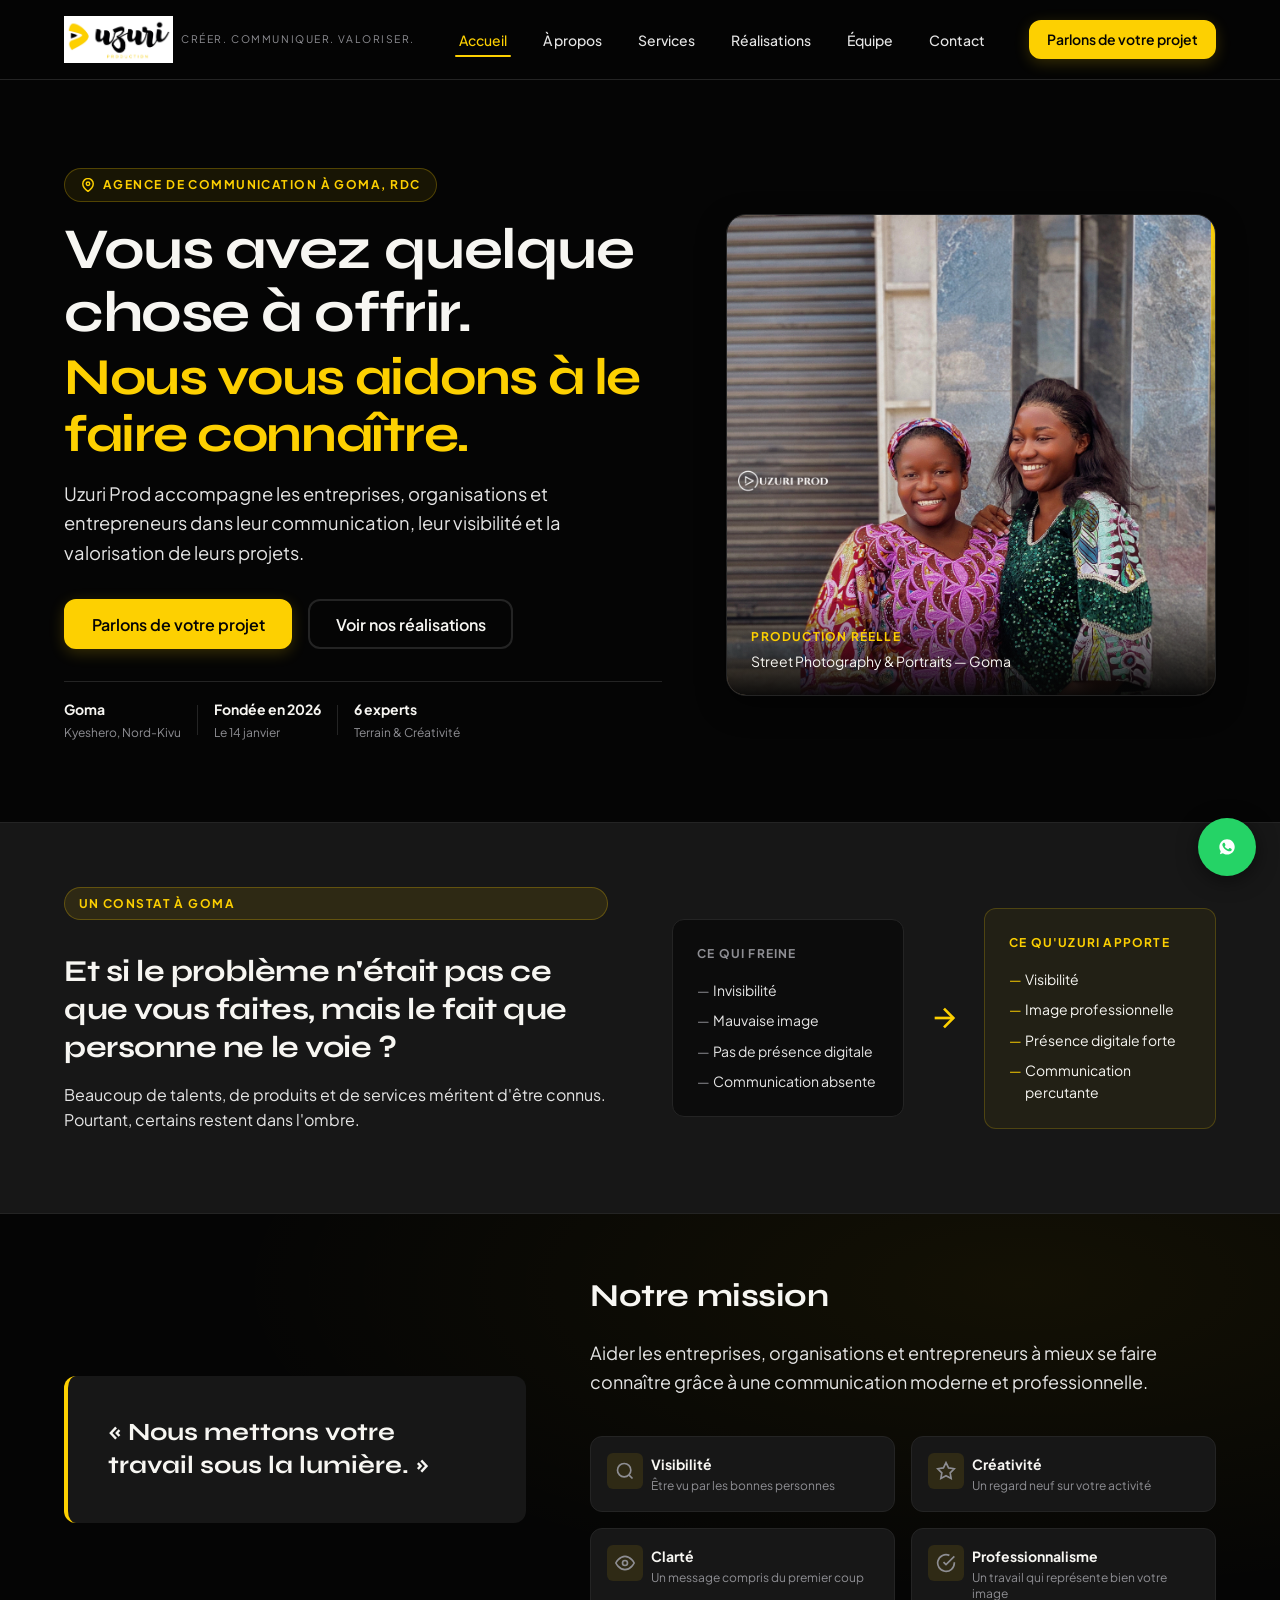
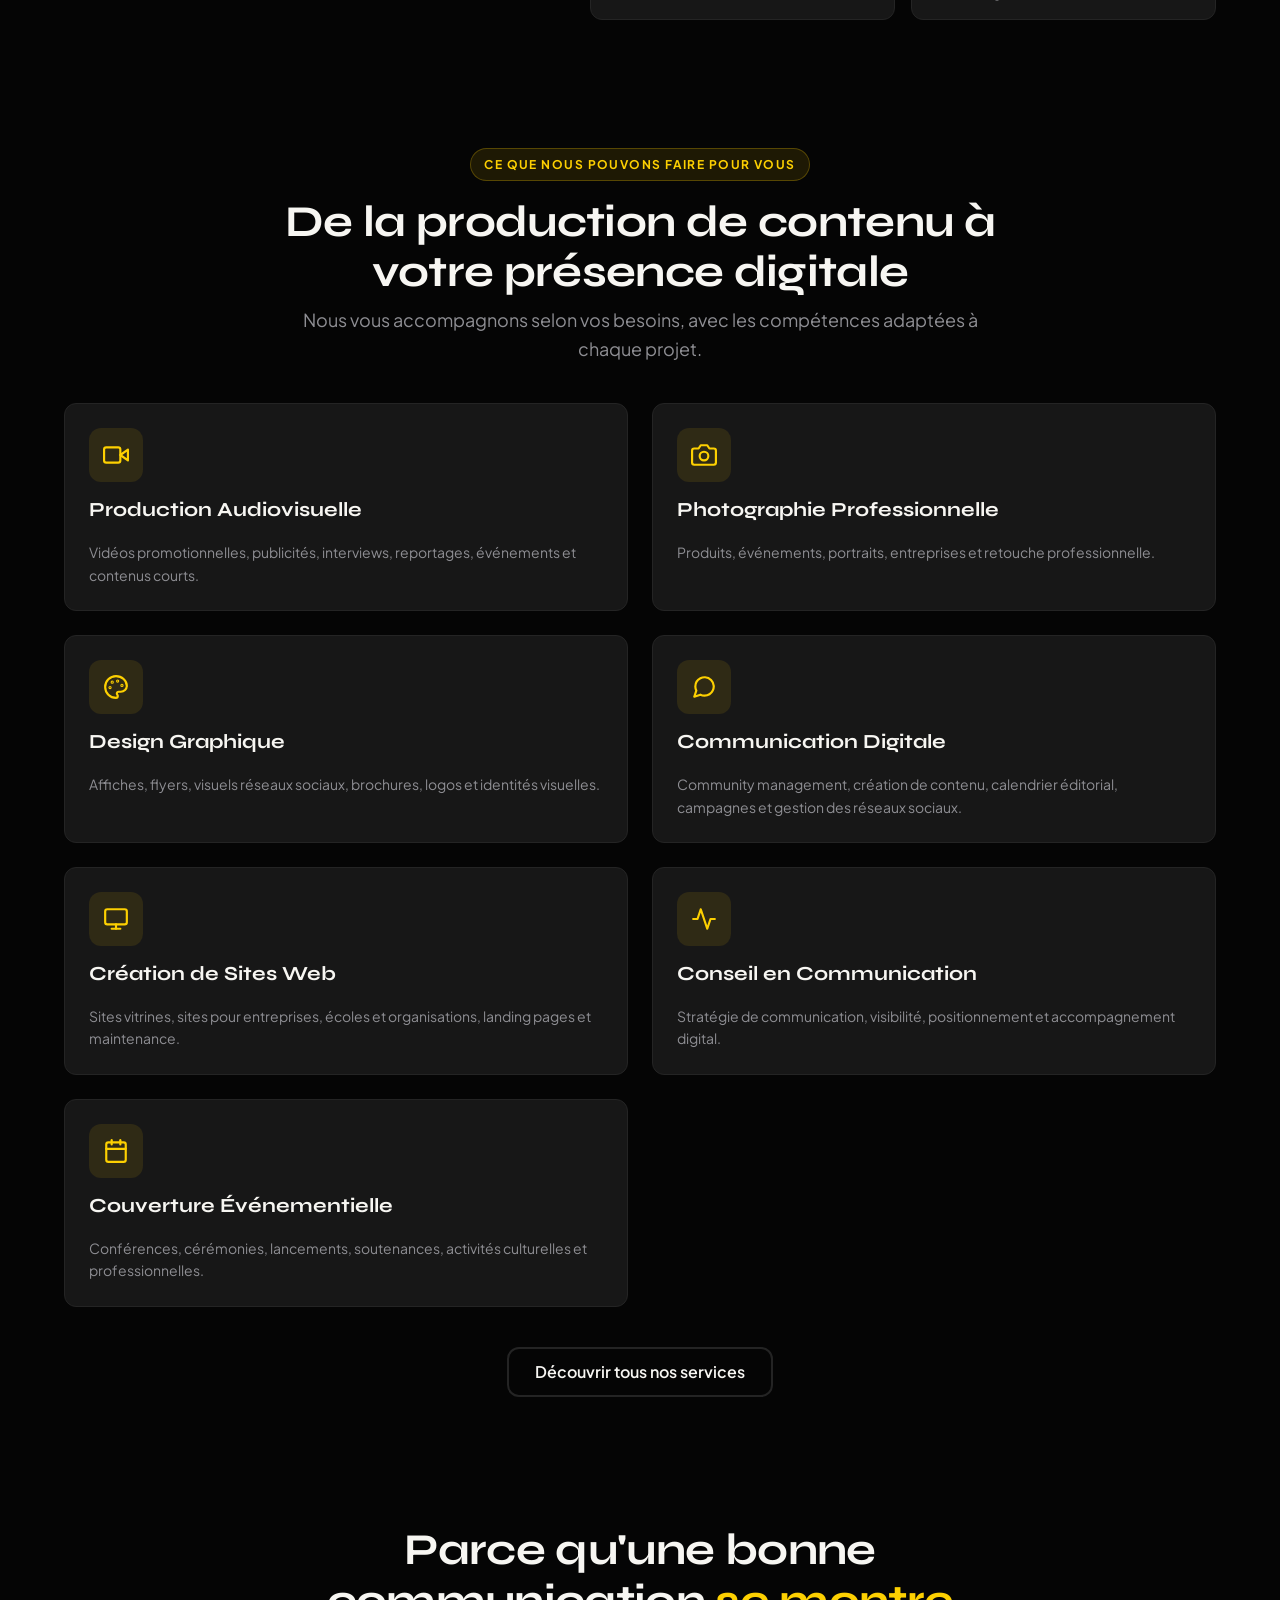
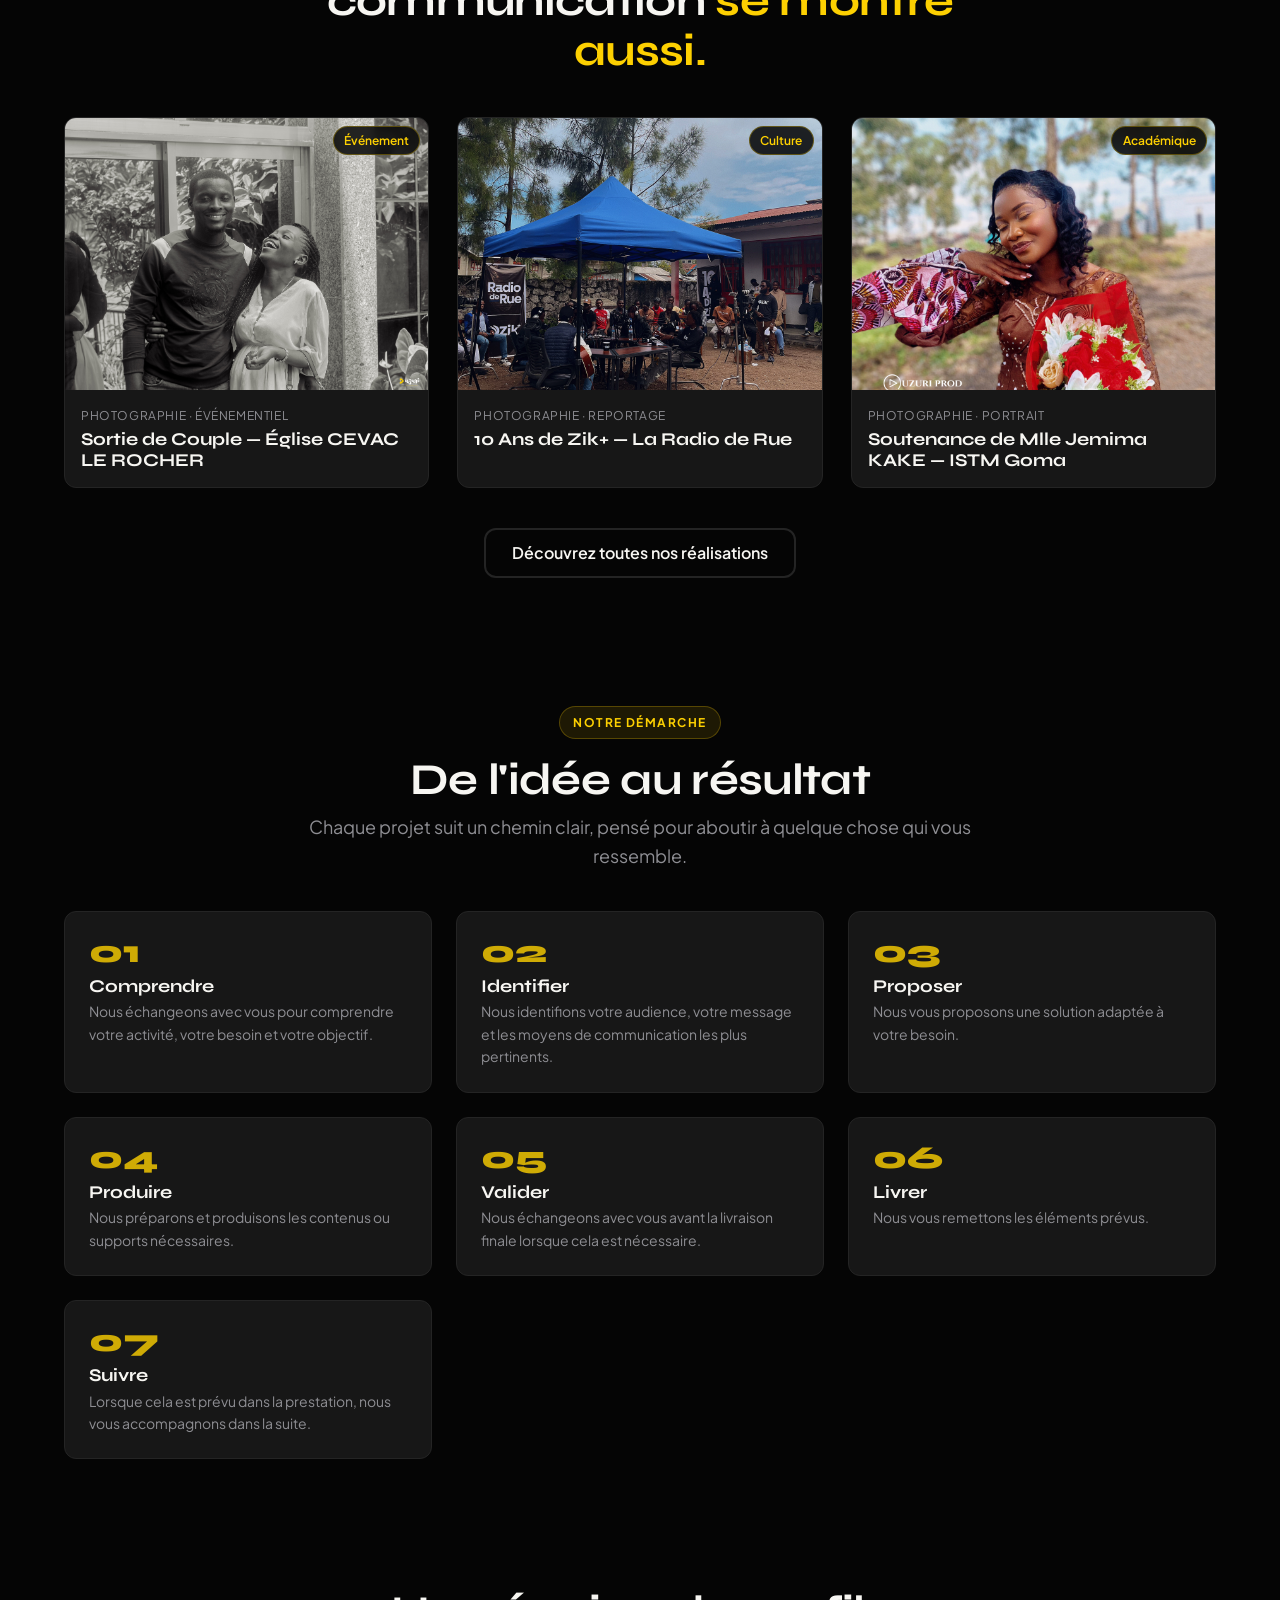
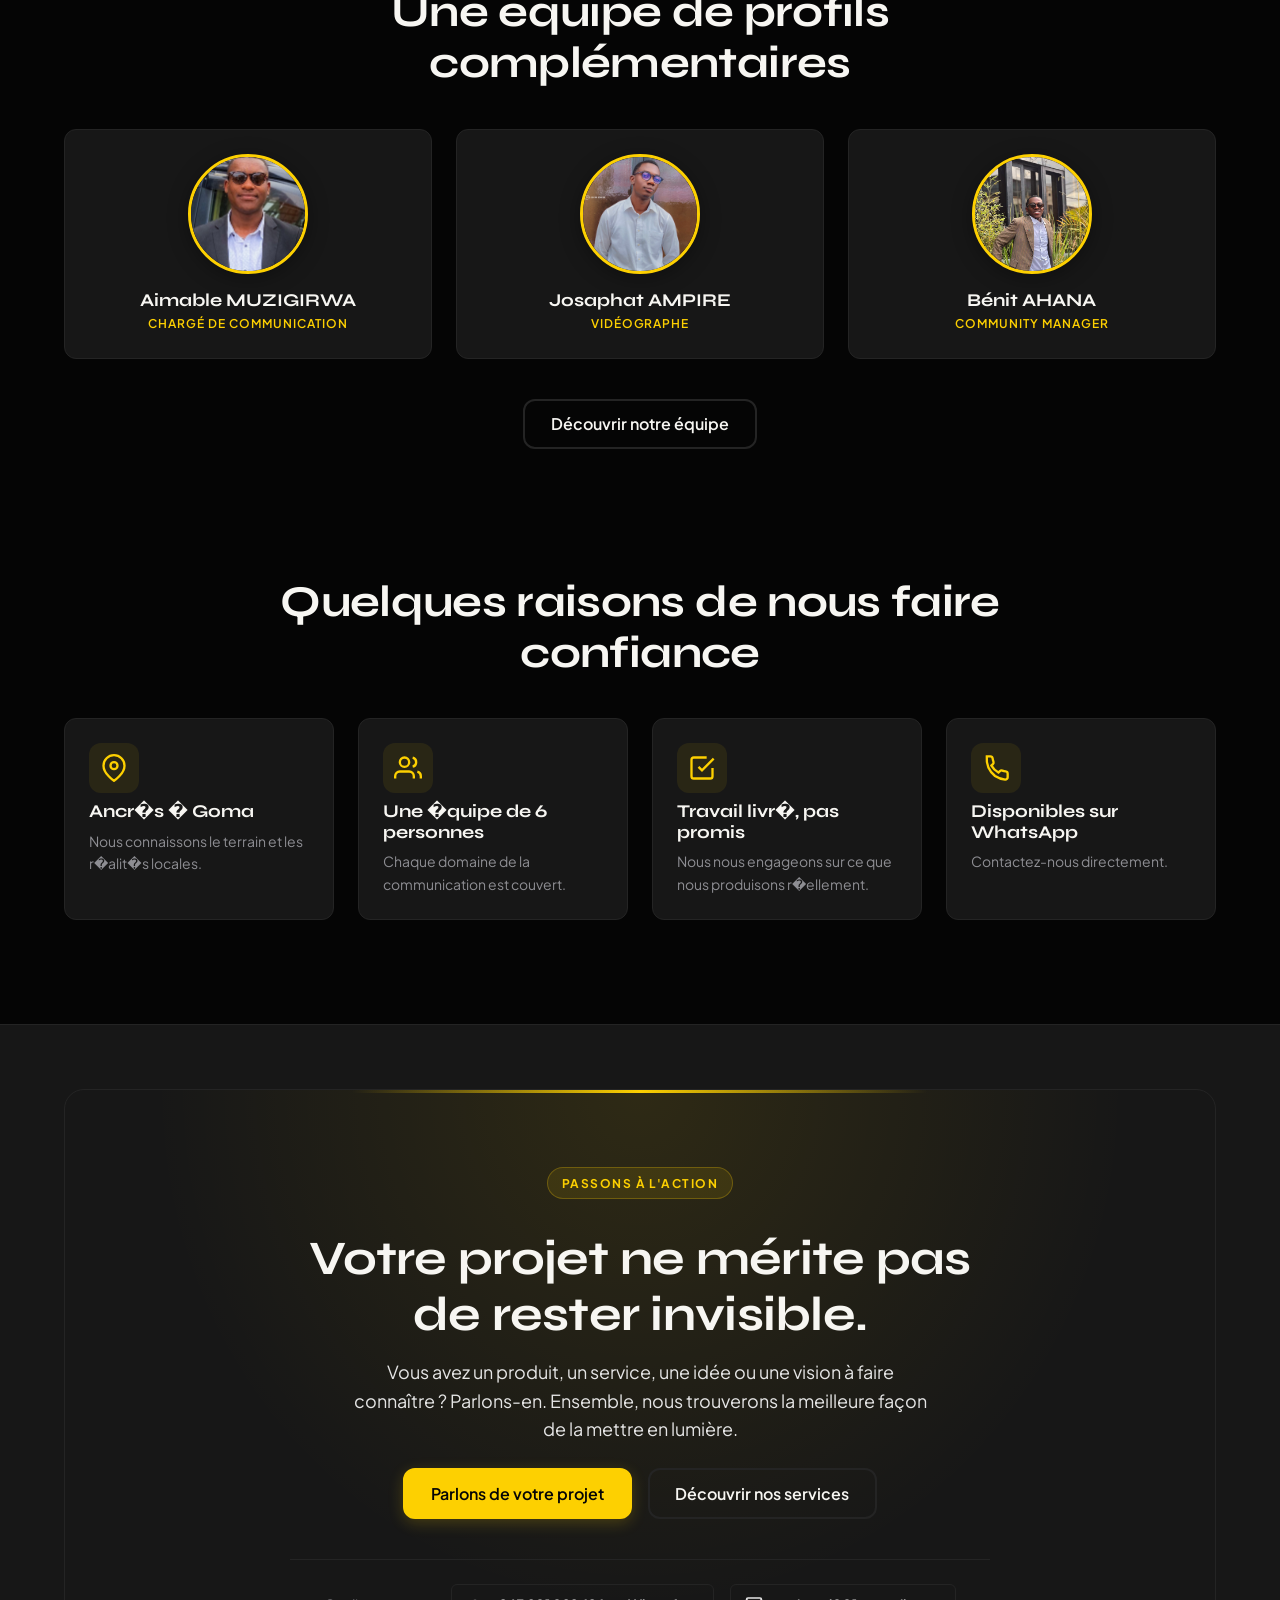
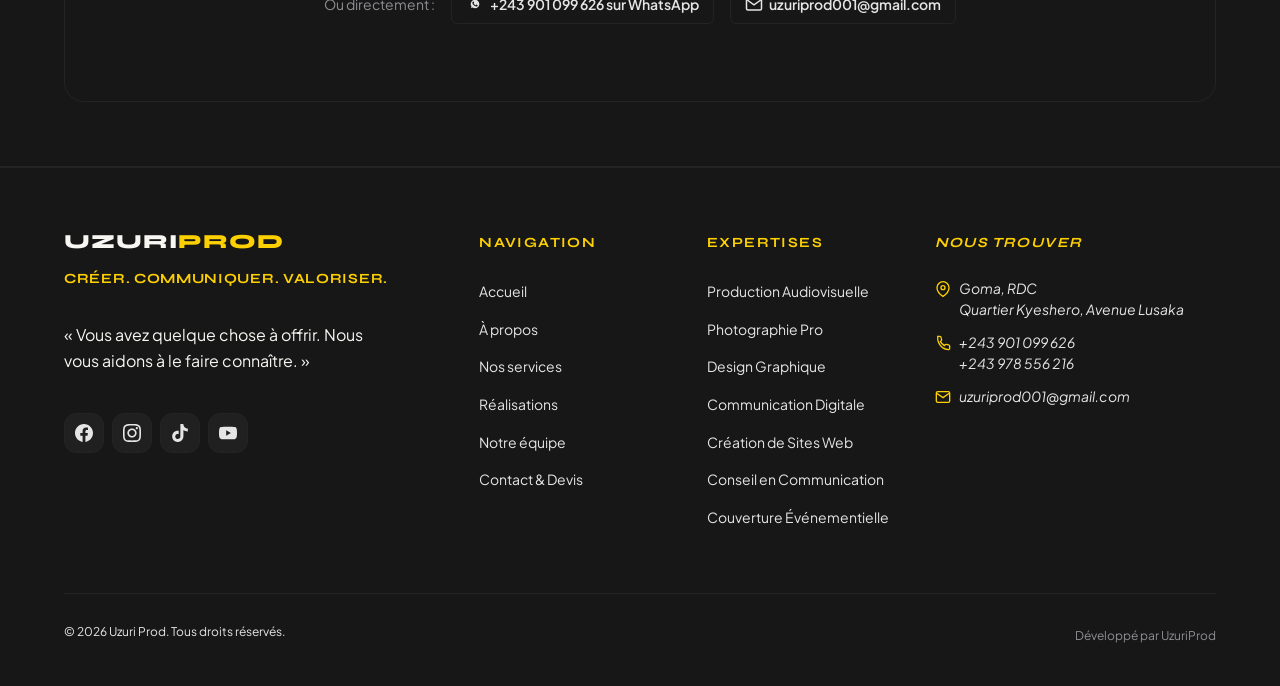
<file: index.html>
<!DOCTYPE html>
<html lang="fr">
<head>
  <meta charset="UTF-8">
  <meta name="viewport" content="width=device-width, initial-scale=1.0">

  <!-- SEO : Titre unique et description naturelle -->
  <title>Uzuri Prod | Agence de communication à Goma, RDC</title>
  <meta name="description" content="Uzuri Prod accompagne les entreprises, organisations et entrepreneurs à Goma dans leur communication, leur visibilité, leur création de contenu et leur présence digitale.">
  <meta name="robots" content="index, follow">

  <!-- Open Graph (partages WhatsApp, Facebook, Instagram) -->
  <meta property="og:type" content="website">
  <meta property="og:title" content="Uzuri Prod | Agence de communication à Goma, RDC">
  <meta property="og:description" content="Nous aidons les entreprises, organisations et entrepreneurs à Goma à mieux se faire connaître, attirer des clients et valoriser leurs projets.">
  <meta property="og:url" content="https://uzuriprod.com">
  <meta property="og:image" content="images/general/og-uzuri-prod.jpg"><!-- [IMAGE OG À CRÉER] -->
  <meta property="og:locale" content="fr_CD">

  <!-- Polices Google Fonts : Syne (titres) + Plus Jakarta Sans (corps) -->
  <!-- Deux familles max, variantes limitées pour la performance -->
  <link rel="preconnect" href="https://fonts.googleapis.com">
  <link rel="preconnect" href="https://fonts.gstatic.com" crossorigin>
  <link href="https://fonts.googleapis.com/css2?family=Plus+Jakarta+Sans:wght@400;500;600;700&family=Syne:wght@700;800&display=swap" rel="stylesheet">

  <!-- Feuilles de style du projet -->
  <link rel="stylesheet" href="css/style.css">
  <link rel="stylesheet" href="css/responsive.css">
</head>
<body>

  <header class="site-header" id="site-header">
    <div class="container site-header-container">

      <!-- Logo Uzuri Prod -->
      <a href="index.html" class="site-logo" aria-label="Uzuri Prod – Retour à l'accueil">
        <img
          src="images/logo/uzurilogo.jpeg"
          alt="Logo Uzuri Prod"
          class="site-logo-image"
          width="48"
          height="48"
        >
        <div class="site-logo-text">
          <span class="site-logo-baseline" style="text-transform: uppercase;">Créer. Communiquer. Valoriser.</span>
        </div>
      </a>

      <!-- Navigation principale — Desktop -->
      <nav class="site-nav" id="primary-navigation" aria-label="Navigation principale">
        <ul class="site-nav-list">
          <li><a href="index.html"    class="site-nav-link active">Accueil</a></li>
          <li><a href="a-propos.html" class="site-nav-link">À propos</a></li>
          <li><a href="services.html" class="site-nav-link">Services</a></li>
          <li><a href="portfolio.html" class="site-nav-link">Réalisations</a></li>
          <li><a href="equipe.html"   class="site-nav-link">Équipe</a></li>
          <li><a href="contact.html"  class="site-nav-link">Contact</a></li>
        </ul>
      </nav>

      <!-- CTA Header — Desktop uniquement -->
      <div class="site-header-actions">
        <a href="contact.html" class="btn btn-primary btn-sm">Parlons de votre projet</a>
      </div>

      <!-- Bouton burger — Mobile uniquement -->
      <button
        type="button"
        class="menu-toggle"
        aria-label="Ouvrir le menu"
        aria-expanded="false"
        aria-controls="primary-navigation"
      >
        <span class="menu-toggle-icon" aria-hidden="true">
          <span class="menu-toggle-bar"></span>
          <span class="menu-toggle-bar"></span>
          <span class="menu-toggle-bar"></span>
        </span>
      </button>

    </div>
  </header>


  <main class="site-main" id="main-content">


    <!-- ========================================================================
         1. HERO — Première impression, identité, promesse
         ======================================================================== -->
    <section class="hero" aria-label="Présentation d'Uzuri Prod">
      <div class="container">
        <div class="hero-grid">

          <!-- Côté gauche : le message -->
          <div class="hero-content">

            <span class="hero-tag">
              <!-- Pastille de localisation -->
              <svg width="14" height="14" viewBox="0 0 24 24" fill="none" stroke="currentColor" stroke-width="2.5" aria-hidden="true">
                <path d="M21 10c0 7-9 13-9 13s-9-6-9-13a9 9 0 0 1 18 0z"></path>
                <circle cx="12" cy="10" r="3"></circle>
              </svg>
              Agence de communication à Goma, RDC
            </span>

            <h1 class="hero-title">
              Vous avez quelque chose à offrir.
              <span class="hero-title-accent">Nous vous aidons à le faire connaître.</span>
            </h1>

            <p class="hero-description">
              Uzuri Prod accompagne les entreprises, organisations et entrepreneurs dans leur communication, leur visibilité et la valorisation de leurs projets.
            </p>

            <div class="hero-actions">
              <a href="contact.html" class="btn btn-primary">
                Parlons de votre projet
              </a>
              <a href="#realisations" class="btn btn-secondary">
                Voir nos réalisations
              </a>
            </div>

            <!-- Indicateur de confiance sobre et vrai -->
            <div class="hero-trust-row" aria-label="Quelques repères rapides">
              <div class="hero-trust-item">
                <strong>Goma</strong>
                <span>Kyeshero, Nord-Kivu</span>
              </div>
              <div class="hero-trust-divider" aria-hidden="true"></div>
              <div class="hero-trust-item">
                <strong>Fondée en 2026</strong>
                <span>Le 14 janvier</span>
              </div>
              <div class="hero-trust-divider" aria-hidden="true"></div>
              <div class="hero-trust-item">
                <strong>6 experts</strong>
                <span>Terrain & Créativité</span>
              </div>
            </div>

          </div>

          <!-- Côté droit : visuel principal avec vraie photo de production -->
          <div class="hero-visual" aria-hidden="true">
            <div class="hero-photo-frame">
              <!-- Photo réelle : Street Photography Uzuri Prod à Goma -->
              <img
                src="images/streetphotos/IMG_1061.JPG.jpeg"
                alt="Photographie de rue par Uzuri Prod à Goma, RDC"
                class="hero-photo"
                width="580"
                height="480"
              >
              <!-- Étiquette flottante sur la photo -->
              <div class="hero-photo-label">
                <span class="hero-photo-label-badge">Production réelle</span>
                <p class="hero-photo-label-text">Street Photography & Portraits — Goma</p>
              </div>
              <!-- Accent lumineux de la marque (le jaune = lumière) -->
              <div class="hero-light-accent" aria-hidden="true"></div>
            </div>
          </div>

        </div>
      </div>
    </section>


    <!-- ========================================================================
         2. LE PROBLÈME — Créer l'identification avec le visiteur
         ======================================================================== -->
    <section class="problem section" aria-labelledby="problem-title">
      <div class="container">
        <div class="problem-inner">

          <div class="problem-text">
            <span class="section-tag">Un constat à Goma</span>
            <h2 class="problem-title" id="problem-title">
              Et si le problème n'était pas ce que vous faites, mais le fait que personne ne le voie ?
            </h2>
            <p>
              Beaucoup de talents, de produits et de services méritent d'être connus. Pourtant, certains restent dans l'ombre.
            </p>
          </div>

          <div class="problem-contrast" aria-label="Du problème à la solution">
            <div class="problem-contrast-dark">
              <span class="contrast-label">Ce qui freine</span>
              <ul class="contrast-list">
                <li>Invisibilité</li>
                <li>Mauvaise image</li>
                <li>Pas de présence digitale</li>
                <li>Communication absente</li>
              </ul>
            </div>
            <div class="problem-contrast-arrow" aria-hidden="true">
              <svg width="32" height="32" viewBox="0 0 24 24" fill="none" stroke="currentColor" stroke-width="2">
                <line x1="5" y1="12" x2="19" y2="12"></line>
                <polyline points="12 5 19 12 12 19"></polyline>
              </svg>
            </div>
            <div class="problem-contrast-light">
              <span class="contrast-label">Ce qu'Uzuri apporte</span>
              <ul class="contrast-list">
                <li>Visibilité</li>
                <li>Image professionnelle</li>
                <li>Présence digitale forte</li>
                <li>Communication percutante</li>
              </ul>
            </div>
          </div>

        </div>
      </div>
    </section>


    <!-- ========================================================================
         3. NOTRE RÉPONSE — La mission d'Uzuri
         ======================================================================== -->
    <section class="solution section" aria-labelledby="solution-title">
      <div class="container">
        <div class="solution-inner">

          <blockquote class="solution-quote">
            <p>« Nous mettons votre travail sous la lumière. »</p>
          </blockquote>

          <div class="solution-content">
            <h2 class="solution-title" id="solution-title">Notre mission</h2>
            <p class="solution-description">
              Aider les entreprises, organisations et entrepreneurs à mieux se faire connaître grâce à une communication moderne et professionnelle.
            </p>

            <ul class="solution-pillars" aria-label="Les piliers d'Uzuri Prod">
              <li class="solution-pillar">
                <span class="pillar-icon" aria-hidden="true">
                  <svg width="20" height="20" viewBox="0 0 24 24" fill="none" stroke="currentColor" stroke-width="2">
                    <circle cx="11" cy="11" r="8"></circle>
                    <line x1="21" y1="21" x2="16.65" y2="16.65"></line>
                  </svg>
                </span>
                <div>
                  <strong>Visibilité</strong>
                  <span>Être vu par les bonnes personnes</span>
                </div>
              </li>
              <li class="solution-pillar">
                <span class="pillar-icon" aria-hidden="true">
                  <svg width="20" height="20" viewBox="0 0 24 24" fill="none" stroke="currentColor" stroke-width="2">
                    <polygon points="12 2 15.09 8.26 22 9.27 17 14.14 18.18 21.02 12 17.77 5.82 21.02 7 14.14 2 9.27 8.91 8.26 12 2"></polygon>
                  </svg>
                </span>
                <div>
                  <strong>Créativité</strong>
                  <span>Un regard neuf sur votre activité</span>
                </div>
              </li>
              <li class="solution-pillar">
                <span class="pillar-icon" aria-hidden="true">
                  <svg width="20" height="20" viewBox="0 0 24 24" fill="none" stroke="currentColor" stroke-width="2">
                    <path d="M1 12s4-8 11-8 11 8 11 8-4 8-11 8-11-8-11-8z"></path>
                    <circle cx="12" cy="12" r="3"></circle>
                  </svg>
                </span>
                <div>
                  <strong>Clarté</strong>
                  <span>Un message compris du premier coup</span>
                </div>
              </li>
              <li class="solution-pillar">
                <span class="pillar-icon" aria-hidden="true">
                  <svg width="20" height="20" viewBox="0 0 24 24" fill="none" stroke="currentColor" stroke-width="2">
                    <path d="M22 11.08V12a10 10 0 1 1-5.93-9.14"></path>
                    <polyline points="22 4 12 14.01 9 11.01"></polyline>
                  </svg>
                </span>
                <div>
                  <strong>Professionnalisme</strong>
                  <span>Un travail qui représente bien votre image</span>
                </div>
              </li>
            </ul>
          </div>

        </div>
      </div>
    </section>


    <!-- ========================================================================
         4. SERVICES — Ce que nous faisons concrètement
         ======================================================================== -->
    <section class="services section" id="services" aria-labelledby="services-title">
      <div class="container">

        <header class="section-header">
          <span class="section-tag">Ce que nous pouvons faire pour vous</span>
          <h2 class="section-title" id="services-title">
            De la production de contenu à votre présence digitale
          </h2>
          <p class="section-description">
            Nous vous accompagnons selon vos besoins, avec les compétences adaptées à chaque projet.
          </p>
        </header>

        <div class="services-grid">

          <!-- Service 1 : Production Audiovisuelle -->
          <article class="service-card">
            <div class="service-icon" aria-hidden="true">
              <svg width="26" height="26" viewBox="0 0 24 24" fill="none" stroke="currentColor" stroke-width="2" stroke-linecap="round" stroke-linejoin="round">
                <polygon points="23 7 16 12 23 17 23 7"></polygon>
                <rect x="1" y="5" width="15" height="14" rx="2" ry="2"></rect>
              </svg>
            </div>
            <h3 class="service-title">Production Audiovisuelle</h3>
            <p class="service-description">
              Vidéos promotionnelles, publicités, interviews, reportages, événements et contenus courts.
            </p>
          </article>

          <!-- Service 2 : Photographie Professionnelle -->
          <article class="service-card">
            <div class="service-icon" aria-hidden="true">
              <svg width="26" height="26" viewBox="0 0 24 24" fill="none" stroke="currentColor" stroke-width="2" stroke-linecap="round" stroke-linejoin="round">
                <path d="M23 19a2 2 0 0 1-2 2H3a2 2 0 0 1-2-2V8a2 2 0 0 1 2-2h4l2-3h6l2 3h4a2 2 0 0 1 2 2z"></path>
                <circle cx="12" cy="13" r="4"></circle>
              </svg>
            </div>
            <h3 class="service-title">Photographie Professionnelle</h3>
            <p class="service-description">
              Produits, événements, portraits, entreprises et retouche professionnelle.
            </p>
          </article>

          <!-- Service 3 : Design Graphique -->
          <article class="service-card">
            <div class="service-icon" aria-hidden="true">
              <svg width="26" height="26" viewBox="0 0 24 24" fill="none" stroke="currentColor" stroke-width="2" stroke-linecap="round" stroke-linejoin="round">
                <circle cx="13.5" cy="6.5" r="0.5"></circle>
                <circle cx="17.5" cy="10.5" r="0.5"></circle>
                <circle cx="8.5" cy="7.5" r="0.5"></circle>
                <circle cx="6.5" cy="12.5" r="0.5"></circle>
                <path d="M12 2C6.5 2 2 6.5 2 12s4.5 10 10 10c.926 0 1.648-.746 1.648-1.688 0-.437-.18-.835-.437-1.125-.29-.289-.438-.652-.438-1.125a1.64 1.64 0 0 1 1.668-1.668h1.996c3.051 0 5.555-2.503 5.555-5.554C21.965 6.012 17.461 2 12 2z"></path>
              </svg>
            </div>
            <h3 class="service-title">Design Graphique</h3>
            <p class="service-description">
              Affiches, flyers, visuels réseaux sociaux, brochures, logos et identités visuelles.
            </p>
          </article>

          <!-- Service 4 : Communication Digitale -->
          <article class="service-card">
            <div class="service-icon" aria-hidden="true">
              <svg width="26" height="26" viewBox="0 0 24 24" fill="none" stroke="currentColor" stroke-width="2" stroke-linecap="round" stroke-linejoin="round">
                <path d="M21 11.5a8.38 8.38 0 0 1-.9 3.8 8.5 8.5 0 0 1-7.6 4.7 8.38 8.38 0 0 1-3.8-.9L3 21l1.9-5.7a8.38 8.38 0 0 1-.9-3.8 8.5 8.5 0 0 1 4.7-7.6 8.38 8.38 0 0 1 3.8-.9h.5a8.48 8.48 0 0 1 8 8v.5z"></path>
              </svg>
            </div>
            <h3 class="service-title">Communication Digitale</h3>
            <p class="service-description">
              Community management, création de contenu, calendrier éditorial, campagnes et gestion des réseaux sociaux.
            </p>
          </article>

          <!-- Service 5 : Création de Sites Web -->
          <article class="service-card">
            <div class="service-icon" aria-hidden="true">
              <svg width="26" height="26" viewBox="0 0 24 24" fill="none" stroke="currentColor" stroke-width="2" stroke-linecap="round" stroke-linejoin="round">
                <rect x="2" y="3" width="20" height="14" rx="2" ry="2"></rect>
                <line x1="8" y1="21" x2="16" y2="21"></line>
                <line x1="12" y1="17" x2="12" y2="21"></line>
              </svg>
            </div>
            <h3 class="service-title">Création de Sites Web</h3>
            <p class="service-description">
              Sites vitrines, sites pour entreprises, écoles et organisations, landing pages et maintenance.
            </p>
          </article>

          <!-- Service 6 : Conseil & Stratégie -->
          <article class="service-card">
            <div class="service-icon" aria-hidden="true">
              <svg width="26" height="26" viewBox="0 0 24 24" fill="none" stroke="currentColor" stroke-width="2" stroke-linecap="round" stroke-linejoin="round">
                <polyline points="22 12 18 12 15 21 9 3 6 12 2 12"></polyline>
              </svg>
            </div>
            <h3 class="service-title">Conseil en Communication</h3>
            <p class="service-description">
              Stratégie de communication, visibilité, positionnement et accompagnement digital.
            </p>
          </article>

          <!-- Service 7 : Couverture Événementielle -->
          <article class="service-card">
            <div class="service-icon" aria-hidden="true">
              <svg width="26" height="26" viewBox="0 0 24 24" fill="none" stroke="currentColor" stroke-width="2" stroke-linecap="round" stroke-linejoin="round">
                <rect x="3" y="4" width="18" height="18" rx="2" ry="2"></rect>
                <line x1="16" y1="2" x2="16" y2="6"></line>
                <line x1="8" y1="2" x2="8" y2="6"></line>
                <line x1="3" y1="10" x2="21" y2="10"></line>
              </svg>
            </div>
            <h3 class="service-title">Couverture Événementielle</h3>
            <p class="service-description">
              Conférences, cérémonies, lancements, soutenances, activités culturelles et professionnelles.
            </p>
          </article>

        </div>

        <div class="section-cta-row">
          <a href="services.html" class="btn btn-secondary">Découvrir tous nos services</a>
        </div>

      </div>
    </section>


    <!-- ========================================================================
         5. RÉALISATIONS — Preuves visuelles réelles
         ======================================================================== -->
    <section class="portfolio section" id="realisations" aria-labelledby="portfolio-title">
      <div class="container">

        <header class="section-header">
          <h2 class="section-title" id="portfolio-title">
            Parce qu'une bonne communication <span class="text-highlight">se montre aussi.</span>
          </h2>
        </header>

        <div class="portfolio-grid portfolio-grid--home">

          <article class="portfolio-card">
            <div class="portfolio-media">
              <img
                src="images/sortieCouple/sortieCouple (1).jpg"
                alt="Sortie de couple de l'église CEVAC LE ROCHER à l'Hôtel Linda, Goma — Couverture photographique Uzuri Prod"
                loading="lazy"
                width="600"
                height="450"
              >
              <span class="portfolio-badge">Événement</span>
            </div>
            <div class="portfolio-content">
              <span class="portfolio-category">Photographie · Événementiel</span>
              <h3 class="portfolio-title">Sortie de Couple — Église CEVAC LE ROCHER</h3>
            </div>
          </article>

          <article class="portfolio-card">
            <div class="portfolio-media">
              <img
                src="images/Zik+/IMG_1640.JPG.jpeg"
                alt="Anniversaire des 10 ans de Zik+ la Radio de Rue au Foyer Culturel de Goma — Reportage Uzuri Prod"
                loading="lazy"
                width="600"
                height="450"
              >
              <span class="portfolio-badge">Culture</span>
            </div>
            <div class="portfolio-content">
              <span class="portfolio-category">Photographie · Reportage</span>
              <h3 class="portfolio-title">10 Ans de Zik+ — La Radio de Rue</h3>
            </div>
          </article>

          <article class="portfolio-card">
            <div class="portfolio-media">
              <img
                src="images/defenseJemima/IMG_0754.JPG.jpeg"
                alt="Soutenance publique de Mlle Jemima KAKE à l'ISTM Goma — Couverture photographique Uzuri Prod"
                loading="lazy"
                width="600"
                height="450"
              >
              <span class="portfolio-badge">Académique</span>
            </div>
            <div class="portfolio-content">
              <span class="portfolio-category">Photographie · Portrait</span>
              <h3 class="portfolio-title">Soutenance de Mlle Jemima KAKE — ISTM Goma</h3>
            </div>
          </article>

        </div>

        <div class="section-cta-row">
          <a href="portfolio.html" class="btn btn-secondary">Découvrez toutes nos réalisations</a>
        </div>

      </div>
    </section>


    <!-- ========================================================================
         6. NOTRE MÉTHODE — De l'idée au résultat
         Six étapes claires, sans jargon
         ======================================================================== -->
    <section class="process section" aria-labelledby="process-title">
      <div class="container">

        <header class="section-header">
          <span class="section-tag">Notre démarche</span>
          <h2 class="section-title" id="process-title">De l'idée au résultat</h2>
          <p class="section-description">
            Chaque projet suit un chemin clair, pensé pour aboutir à quelque chose qui vous ressemble.
          </p>
        </header>

        <ol class="process-list" aria-label="Les sept étapes de notre méthode">

          <li class="process-step">
            <span class="process-step-number" aria-hidden="true">01</span>
            <div class="process-step-content">
              <h3 class="process-step-title">Comprendre</h3>
              <p class="process-step-desc">Nous échangeons avec vous pour comprendre votre activité, votre besoin et votre objectif.</p>
            </div>
          </li>

          <li class="process-step">
            <span class="process-step-number" aria-hidden="true">02</span>
            <div class="process-step-content">
              <h3 class="process-step-title">Identifier</h3>
              <p class="process-step-desc">Nous identifions votre audience, votre message et les moyens de communication les plus pertinents.</p>
            </div>
          </li>

          <li class="process-step">
            <span class="process-step-number" aria-hidden="true">03</span>
            <div class="process-step-content">
              <h3 class="process-step-title">Proposer</h3>
              <p class="process-step-desc">Nous vous proposons une solution adaptée à votre besoin.</p>
            </div>
          </li>

          <li class="process-step">
            <span class="process-step-number" aria-hidden="true">04</span>
            <div class="process-step-content">
              <h3 class="process-step-title">Produire</h3>
              <p class="process-step-desc">Nous préparons et produisons les contenus ou supports nécessaires.</p>
            </div>
          </li>

          <li class="process-step">
            <span class="process-step-number" aria-hidden="true">05</span>
            <div class="process-step-content">
              <h3 class="process-step-title">Valider</h3>
              <p class="process-step-desc">Nous échangeons avec vous avant la livraison finale lorsque cela est nécessaire.</p>
            </div>
          </li>

          <li class="process-step">
            <span class="process-step-number" aria-hidden="true">06</span>
            <div class="process-step-content">
              <h3 class="process-step-title">Livrer</h3>
              <p class="process-step-desc">Nous vous remettons les éléments prévus.</p>
            </div>
          </li>

          <li class="process-step">
            <span class="process-step-number" aria-hidden="true">07</span>
            <div class="process-step-content">
              <h3 class="process-step-title">Suivre</h3>
              <p class="process-step-desc">Lorsque cela est prévu dans la prestation, nous vous accompagnons dans la suite.</p>
            </div>
          </li>

        </ol>

      </div>
    </section>


    <!-- ========================================================================
         7. L'ÉQUIPE — Des personnes, pas des icônes
         ======================================================================== -->
    <section class="team section" aria-labelledby="team-title">
      <div class="container">

        <header class="section-header">
          <h2 class="section-title" id="team-title">
            Une équipe de profils complémentaires
          </h2>
        </header>

        <div class="team-grid team-grid--home">

          <a href="https://www.linkedin.com/in/aimable-muzigirwa-38249633b/" target="_blank" rel="noopener noreferrer" class="team-card team-card--link">
            <img src="images/team/aimable.jpeg" alt="Aimable MUZIGIRWA — Chargé de communication" class="team-photo" width="200" height="200" loading="lazy">
            <div class="team-info">
              <h3 class="team-name">Aimable MUZIGIRWA</h3>
              <p class="team-role">Chargé de communication</p>
            </div>
            <span class="team-link-icon" aria-hidden="true">
              <svg width="16" height="16" viewBox="0 0 24 24" fill="none" stroke="currentColor" stroke-width="2"><line x1="7" y1="17" x2="17" y2="7"></line><polyline points="7 7 17 7 17 17"></polyline></svg>
            </span>
          </a>

          <a href="https://www.facebook.com/josaphat.bujiriri.1" target="_blank" rel="noopener noreferrer" class="team-card team-card--link">
            <img src="images/team/Josaphat.jpeg" alt="Josaphat AMPIRE — Vidéographe" class="team-photo" width="200" height="200" loading="lazy">
            <div class="team-info">
              <h3 class="team-name">Josaphat AMPIRE</h3>
              <p class="team-role">Vidéographe</p>
            </div>
            <span class="team-link-icon" aria-hidden="true">
              <svg width="16" height="16" viewBox="0 0 24 24" fill="none" stroke="currentColor" stroke-width="2"><line x1="7" y1="17" x2="17" y2="7"></line><polyline points="7 7 17 7 17 17"></polyline></svg>
            </span>
          </a>

          <a href="https://www.facebook.com/profile.php?id=61585584363102" target="_blank" rel="noopener noreferrer" class="team-card team-card--link">
            <img src="images/team/benit.jpeg" alt="Bénit AHANA — Community Manager" class="team-photo" width="200" height="200" loading="lazy">
            <div class="team-info">
              <h3 class="team-name">Bénit AHANA</h3>
              <p class="team-role">Community Manager</p>
            </div>
            <span class="team-link-icon" aria-hidden="true">
              <svg width="16" height="16" viewBox="0 0 24 24" fill="none" stroke="currentColor" stroke-width="2"><line x1="7" y1="17" x2="17" y2="7"></line><polyline points="7 7 17 7 17 17"></polyline></svg>
            </span>
          </a>

        </div>

        <div class="section-cta-row">
          <a href="equipe.html" class="btn btn-secondary">Découvrir notre équipe</a>
        </div>

      </div>
    </section>


    <!-- ========================================================================
         8. SECTION CONFIANCE
         ======================================================================== -->
    <section class="trust section" aria-labelledby="trust-title">
      <div class="container">

        <header class="section-header">
          <h2 class="section-title" id="trust-title">Quelques raisons de nous faire confiance</h2>
        </header>

        <div class="trust-grid">

          <div class="trust-card">
            <div class="trust-icon" aria-hidden="true">
              <svg width="28" height="28" viewBox="0 0 24 24" fill="none" stroke="currentColor" stroke-width="2">
                <path d="M21 10c0 7-9 13-9 13s-9-6-9-13a9 9 0 0 1 18 0z"></path>
                <circle cx="12" cy="10" r="3"></circle>
              </svg>
            </div>
            <h3 class="trust-card-title">Ancr�s � Goma</h3>
            <p class="trust-card-text">Nous connaissons le terrain et les r�alit�s locales.</p>
          </div>

          <div class="trust-card">
            <div class="trust-icon" aria-hidden="true">
              <svg width="28" height="28" viewBox="0 0 24 24" fill="none" stroke="currentColor" stroke-width="2">
                <path d="M17 21v-2a4 4 0 0 0-4-4H5a4 4 0 0 0-4 4v2"></path>
                <circle cx="9" cy="7" r="4"></circle>
                <path d="M23 21v-2a4 4 0 0 0-3-3.87"></path>
                <path d="M16 3.13a4 4 0 0 1 0 7.75"></path>
              </svg>
            </div>
            <h3 class="trust-card-title">Une �quipe de 6 personnes</h3>
            <p class="trust-card-text">Chaque domaine de la communication est couvert.</p>
          </div>

          <div class="trust-card">
            <div class="trust-icon" aria-hidden="true">
              <svg width="28" height="28" viewBox="0 0 24 24" fill="none" stroke="currentColor" stroke-width="2">
                <polyline points="9 11 12 14 22 4"></polyline>
                <path d="M21 12v7a2 2 0 0 1-2 2H5a2 2 0 0 1-2-2V5a2 2 0 0 1 2-2h11"></path>
              </svg>
            </div>
            <h3 class="trust-card-title">Travail livr�, pas promis</h3>
            <p class="trust-card-text">Nous nous engageons sur ce que nous produisons r�ellement.</p>
          </div>

          <div class="trust-card">
            <div class="trust-icon" aria-hidden="true">
              <svg width="28" height="28" viewBox="0 0 24 24" fill="none" stroke="currentColor" stroke-width="2">
                <path d="M22 16.92v3a2 2 0 0 1-2.18 2 19.79 19.79 0 0 1-8.63-3.07A19.5 19.5 0 0 1 4.11 2h3a2 2 0 0 1 2 1.72 12.84 12.84 0 0 0 .7 2.81 2 2 0 0 1-.45 2.11L8.09 9.91a16 16 0 0 0 6 6l1.27-1.27a2 2 0 0 1 2.11-.45 12.84 12.84 0 0 0 2.81.7A2 2 0 0 1 22 16.92z"></path>
              </svg>
            </div>
            <h3 class="trust-card-title">Disponibles sur WhatsApp</h3>
            <p class="trust-card-text">Contactez-nous directement.</p>
          </div>

        </div>

      </div>
    </section>

    <!-- ========================================================================
         9. CTA FINAL — La conclusion narrative de toute la page
         Le jaune peut être plus présent ici. C'est l'appel à l'action final.
         ======================================================================== -->
    <section class="final-cta section" aria-labelledby="final-cta-title">
      <div class="container">
        <div class="final-cta-box">

          <!-- Accent visuel de lumière (la signature Uzuri) -->
          <div class="final-cta-glow" aria-hidden="true"></div>

          <div class="final-cta-content">
            <span class="section-tag">Passons à l'action</span>
            <h2 class="final-cta-title" id="final-cta-title">
              Votre projet ne mérite pas de rester invisible.
            </h2>
            <p class="final-cta-desc">
              Vous avez un produit, un service, une idée ou une vision à faire connaître ? Parlons-en. Ensemble, nous trouverons la meilleure façon de la mettre en lumière.
            </p>
            <div class="final-cta-actions">
              <a href="contact.html" class="btn btn-primary">
                Parlons de votre projet
              </a>
              <a href="services.html" class="btn btn-secondary">
                Découvrir nos services
              </a>
            </div>

            <!-- Contact direct visible dans le CTA -->
            <div class="final-cta-direct">
              <span>Ou directement :</span>
              <a href="https://wa.me/243901099626?text=Bonjour%20Uzuri%20Prod%2C%20j%27aimerais%20discuter%20d%27un%20projet%20avec%20vous." target="_blank" rel="noopener noreferrer" class="final-cta-whatsapp">
                <svg width="18" height="18" viewBox="0 0 24 24" fill="currentColor" aria-hidden="true">
                  <path d="M12.031 6.172c-3.181 0-5.767 2.586-5.768 5.766-.001 1.298.38 2.27 1.019 3.287l-.582 2.128 2.182-.573c.978.58 1.911.928 3.145.929 3.178 0 5.767-2.587 5.768-5.766.001-3.187-2.575-5.771-5.764-5.771zm3.392 8.244c-.144.405-.837.774-1.17.824-.299.045-.677.063-1.092-.069-.252-.08-.575-.187-.988-.365-1.739-.751-2.874-2.502-2.961-2.617-.087-.116-.708-.94-.708-1.793s.448-1.273.607-1.446c.159-.173.346-.217.462-.217l.332.007c.106.005.249-.04.39.298.144.347.491 1.2.534 1.287.043.087.072.188.014.304-.058.116-.087.188-.173.289l-.26.304c-.087.086-.177.18-.076.354.101.174.449.741.964 1.201.662.591 1.221.774 1.394.86s.275.072.376-.043c.101-.116.433-.506.549-.68.116-.173.231-.145.39-.087s1.011.477 1.184.564.289.13.332.203c.043.072.043.419-.101.824z"/>
                </svg>
                +243 901 099 626 sur WhatsApp
              </a>
              <a href="mailto:uzuriprod001@gmail.com" class="final-cta-email">
                <svg width="18" height="18" viewBox="0 0 24 24" fill="none" stroke="currentColor" stroke-width="2" aria-hidden="true">
                  <path d="M4 4h16c1.1 0 2 .9 2 2v12c0 1.1-.9 2-2 2H4c-1.1 0-2-.9-2-2V6c0-1.1.9-2 2-2z"></path>
                  <polyline points="22,6 12,13 2,6"></polyline>
                </svg>
                uzuriprod001@gmail.com
              </a>
            </div>
          </div>

        </div>
      </div>
    </section>


  </main><!-- fin #main-content -->


  <a href="https://wa.me/243901099626?text=Bonjour%20Uzuri%20Prod%2C%20je%20souhaite%20en%20savoir%20plus%20sur%20vos%20services."
    class="floating-whatsapp"
    target="_blank"
    rel="noopener noreferrer"
    aria-label="Contacter Uzuri Prod sur WhatsApp"
  >
    <svg viewBox="0 0 24 24" fill="currentColor" aria-hidden="true">
      <path d="M12.031 6.172c-3.181 0-5.767 2.586-5.768 5.766-.001 1.298.38 2.27 1.019 3.287l-.582 2.128 2.182-.573c.978.58 1.911.928 3.145.929 3.178 0 5.767-2.587 5.768-5.766.001-3.187-2.575-5.771-5.764-5.771zm3.392 8.244c-.144.405-.837.774-1.17.824-.299.045-.677.063-1.092-.069-.252-.08-.575-.187-.988-.365-1.739-.751-2.874-2.502-2.961-2.617-.087-.116-.708-.94-.708-1.793s.448-1.273.607-1.446c.159-.173.346-.217.462-.217l.332.007c.106.005.249-.04.39.298.144.347.491 1.2.534 1.287.043.087.072.188.014.304-.058.116-.087.188-.173.289l-.26.304c-.087.086-.177.18-.076.354.101.174.449.741.964 1.201.662.591 1.221.774 1.394.86s.275.072.376-.043c.101-.116.433-.506.549-.68.116-.173.231-.145.39-.087s1.011.477 1.184.564.289.13.332.203c.043.072.043.419-.101.824z"/>
    </svg>
  </a>


  <footer class="site-footer">
    <div class="container">

      <div class="footer-top">

        <!-- Colonne 1 : Marque, promesse, réseaux sociaux -->
        <div class="footer-brand">
          <a href="index.html" class="site-logo" aria-label="Uzuri Prod">
            <span class="site-logo-title">UZURI<span>PROD</span></span>
          </a>
          <p class="footer-tagline">Créer. Communiquer. Valoriser.</p>
          <p class="footer-promise">
            « Vous avez quelque chose à offrir. Nous vous aidons à le faire connaître. »
          </p>
          <div class="footer-social-links" aria-label="Nos réseaux sociaux">
            <a href="https://www.facebook.com/profile.php?id=61589307002819" class="social-link" target="_blank" rel="noopener noreferrer" aria-label="Uzuri Prod sur Facebook">
              <svg width="18" height="18" viewBox="0 0 24 24" fill="currentColor" aria-hidden="true"><path d="M24 12.073c0-6.627-5.373-12-12-12s-12 5.373-12 12c0 5.99 4.388 10.954 10.125 11.854v-8.385H7.078v-3.47h3.047V9.43c0-3.007 1.792-4.669 4.533-4.669 1.312 0 2.686.235 2.686.235v2.953H15.83c-1.491 0-1.956.925-1.956 1.874v2.25h3.328l-.532 3.47h-2.796v8.385C19.612 23.027 24 18.062 24 12.073z"/></svg>
            </a>
            <a href="https://www.instagram.com/uzuri.prod/" class="social-link" target="_blank" rel="noopener noreferrer" aria-label="Uzuri Prod sur Instagram">
              <svg width="18" height="18" viewBox="0 0 24 24" fill="currentColor" aria-hidden="true"><path d="M12 2.163c3.204 0 3.584.012 4.85.07 3.252.148 4.771 1.691 4.919 4.919.058 1.265.069 1.645.069 4.849 0 3.205-.012 3.584-.069 4.849-.149 3.225-1.664 4.771-4.919 4.919-1.266.058-1.644.07-4.85.07-3.204 0-3.584-.012-4.849-.07-3.26-.149-4.771-1.699-4.919-4.92-.058-1.265-.07-1.644-.07-4.849 0-3.204.013-3.583.07-4.849.149-3.227 1.664-4.771 4.919-4.919 1.266-.057 1.645-.069 4.849-.069zm0-2.163c-3.259 0-3.667.014-4.947.072-4.358.2-6.78 2.618-6.98 6.98-.059 1.281-.073 1.689-.073 4.948 0 3.259.014 3.668.072 4.948.2 4.358 2.618 6.78 6.98 6.98 1.281.058 1.689.072 4.948.072 3.259 0 3.668-.014 4.948-.072 4.354-.2 6.782-2.618 6.979-6.98.059-1.28.073-1.689.073-4.948 0-3.259-.014-3.667-.072-4.947-.196-4.354-2.617-6.78-6.979-6.98-1.281-.059-1.69-.073-4.949-.073zm0 5.838c-3.403 0-6.162 2.759-6.162 6.162s2.759 6.163 6.162 6.163 6.162-2.759 6.162-6.163c0-3.403-2.759-6.162-6.162-6.162zm0 10.162c-2.209 0-4-1.79-4-4 0-2.209 1.791-4 4-4s4 1.791 4 4c0 2.21-1.791 4-4 4zm6.406-11.845c-.796 0-1.441.645-1.441 1.44s.645 1.44 1.441 1.44c.795 0 1.439-.645 1.439-1.44s-.644-1.44-1.439-1.44z"/></svg>
            </a>
            <a href="https://vm.tiktok.com/ZS9AsxberNShC-7WgtN" class="social-link" target="_blank" rel="noopener noreferrer" aria-label="Uzuri Prod sur TikTok">
              <svg width="18" height="18" viewBox="0 0 24 24" fill="currentColor" aria-hidden="true"><path d="M12.525.02c1.31-.02 2.61-.01 3.91-.02.08 1.53.63 3.09 1.75 4.17 1.12 1.11 2.7 1.62 4.24 1.79v4.03c-1.44-.05-2.89-.35-4.2-.97-.57-.26-1.1-.59-1.62-1.01-.01 2.92.01 5.84-.02 8.75-.08 1.4-.54 2.79-1.35 3.94-1.31 1.92-3.58 3.17-5.91 3.21-1.43.08-2.86-.31-4.08-1.03-2.02-1.19-3.44-3.37-3.65-5.71-.02-.5-.03-1-.01-1.49.18-1.9 1.12-3.72 2.58-4.96 1.66-1.44 3.98-2.13 6.15-1.72.02 1.48-.04 2.96-.04 4.44-.99-.32-2.15-.23-3.02.37-.63.41-1.11 1.04-1.36 1.75-.21.51-.24 1.07-.14 1.61.24 1.64 1.82 3.02 3.5 2.87 1.12-.01 2.19-.66 2.77-1.61.19-.33.4-.67.41-1.06.1-1.79.06-3.57.07-5.36.01-4.03-.01-8.05.02-12.07z"/></svg>
            </a>
            <a href="https://www.youtube.com/channel/UCkM2fXLYiuHmBgcOIvH55cw" class="social-link" target="_blank" rel="noopener noreferrer" aria-label="Uzuri Prod sur YouTube">
              <svg width="18" height="18" viewBox="0 0 24 24" fill="currentColor" aria-hidden="true"><path d="M23.498 6.186a3.016 3.016 0 0 0-2.122-2.136C19.505 3.545 12 3.545 12 3.545s-7.505 0-9.377.505A3.017 3.017 0 0 0 .502 6.186C0 8.07 0 12 0 12s0 3.93.502 5.814a3.016 3.016 0 0 0 2.122 2.136c1.871.505 9.376.505 9.376.505s7.505 0 9.377-.505a3.015 3.015 0 0 0 2.122-2.136C24 15.93 24 12 24 12s0-3.93-.502-5.814zM9.545 15.568V8.432L15.818 12l-6.273 3.568z"/></svg>
            </a>
          </div>
        </div>

        <!-- Colonne 2 : Navigation rapide -->
        <nav aria-label="Navigation du footer">
          <p class="footer-heading">Navigation</p>
          <ul class="footer-nav-list">
            <li><a href="index.html"     class="footer-nav-link">Accueil</a></li>
            <li><a href="a-propos.html"  class="footer-nav-link">À propos</a></li>
            <li><a href="services.html"  class="footer-nav-link">Nos services</a></li>
            <li><a href="portfolio.html" class="footer-nav-link">Réalisations</a></li>
            <li><a href="equipe.html"    class="footer-nav-link">Notre équipe</a></li>
            <li><a href="contact.html"   class="footer-nav-link">Contact & Devis</a></li>
          </ul>
        </nav>

        <!-- Colonne 3 : Nos expertises -->
        <nav aria-label="Nos expertises">
          <p class="footer-heading">Expertises</p>
          <ul class="footer-nav-list">
            <li><a href="services.html" class="footer-nav-link">Production Audiovisuelle</a></li>
            <li><a href="services.html" class="footer-nav-link">Photographie Pro</a></li>
            <li><a href="services.html" class="footer-nav-link">Design Graphique</a></li>
            <li><a href="services.html" class="footer-nav-link">Communication Digitale</a></li>
            <li><a href="services.html" class="footer-nav-link">Création de Sites Web</a></li>
            <li><a href="services.html" class="footer-nav-link">Conseil en Communication</a></li>
            <li><a href="services.html" class="footer-nav-link">Couverture Événementielle</a></li>
          </ul>
        </nav>

        <!-- Colonne 4 : Contact & localisation -->
        <address>
          <p class="footer-heading">Nous trouver</p>
          <ul class="footer-contact-list">
            <li class="footer-contact-item">
              <svg width="16" height="16" viewBox="0 0 24 24" fill="none" stroke="currentColor" stroke-width="2" aria-hidden="true"><path d="M21 10c0 7-9 13-9 13s-9-6-9-13a9 9 0 0 1 18 0z"></path><circle cx="12" cy="10" r="3"></circle></svg>
              <span>Goma, RDC<br>Quartier Kyeshero, Avenue Lusaka</span>
            </li>
            <li class="footer-contact-item">
              <svg width="16" height="16" viewBox="0 0 24 24" fill="none" stroke="currentColor" stroke-width="2" aria-hidden="true"><path d="M22 16.92v3a2 2 0 0 1-2.18 2 19.79 19.79 0 0 1-8.63-3.07A19.5 19.5 0 0 1 4.11 2h3a2 2 0 0 1 2 1.72 12.84 12.84 0 0 0 .7 2.81 2 2 0 0 1-.45 2.11L8.09 9.91a16 16 0 0 0 6 6l1.27-1.27a2 2 0 0 1 2.11-.45 12.84 12.84 0 0 0 2.81.7A2 2 0 0 1 22 16.92z"></path></svg>
              <span>
                <a href="tel:+243901099626">+243 901 099 626</a><br>
                <a href="tel:+243978556216">+243 978 556 216</a>
              </span>
            </li>
            <li class="footer-contact-item">
              <svg width="16" height="16" viewBox="0 0 24 24" fill="none" stroke="currentColor" stroke-width="2" aria-hidden="true"><path d="M4 4h16c1.1 0 2 .9 2 2v12c0 1.1-.9 2-2 2H4c-1.1 0-2-.9-2-2V6c0-1.1.9-2 2-2z"></path><polyline points="22,6 12,13 2,6"></polyline></svg>
              <a href="mailto:uzuriprod001@gmail.com">uzuriprod001@gmail.com</a>
            </li>
          </ul>
        </address>

      </div><!-- fin .footer-top -->

      <!-- Bas de footer : copyright -->
      <div class="footer-bottom">
        <p>&copy; 2026 Uzuri Prod. Tous droits réservés.</p>
        <p class="footer-developer">Développé par UzuriProd</p>
      </div>

    </div>
  </footer>


  <!-- Script JavaScript minimal — menu mobile + interactions légères -->
  <script src="js/main.js"></script>

</body>
</html>
</file>
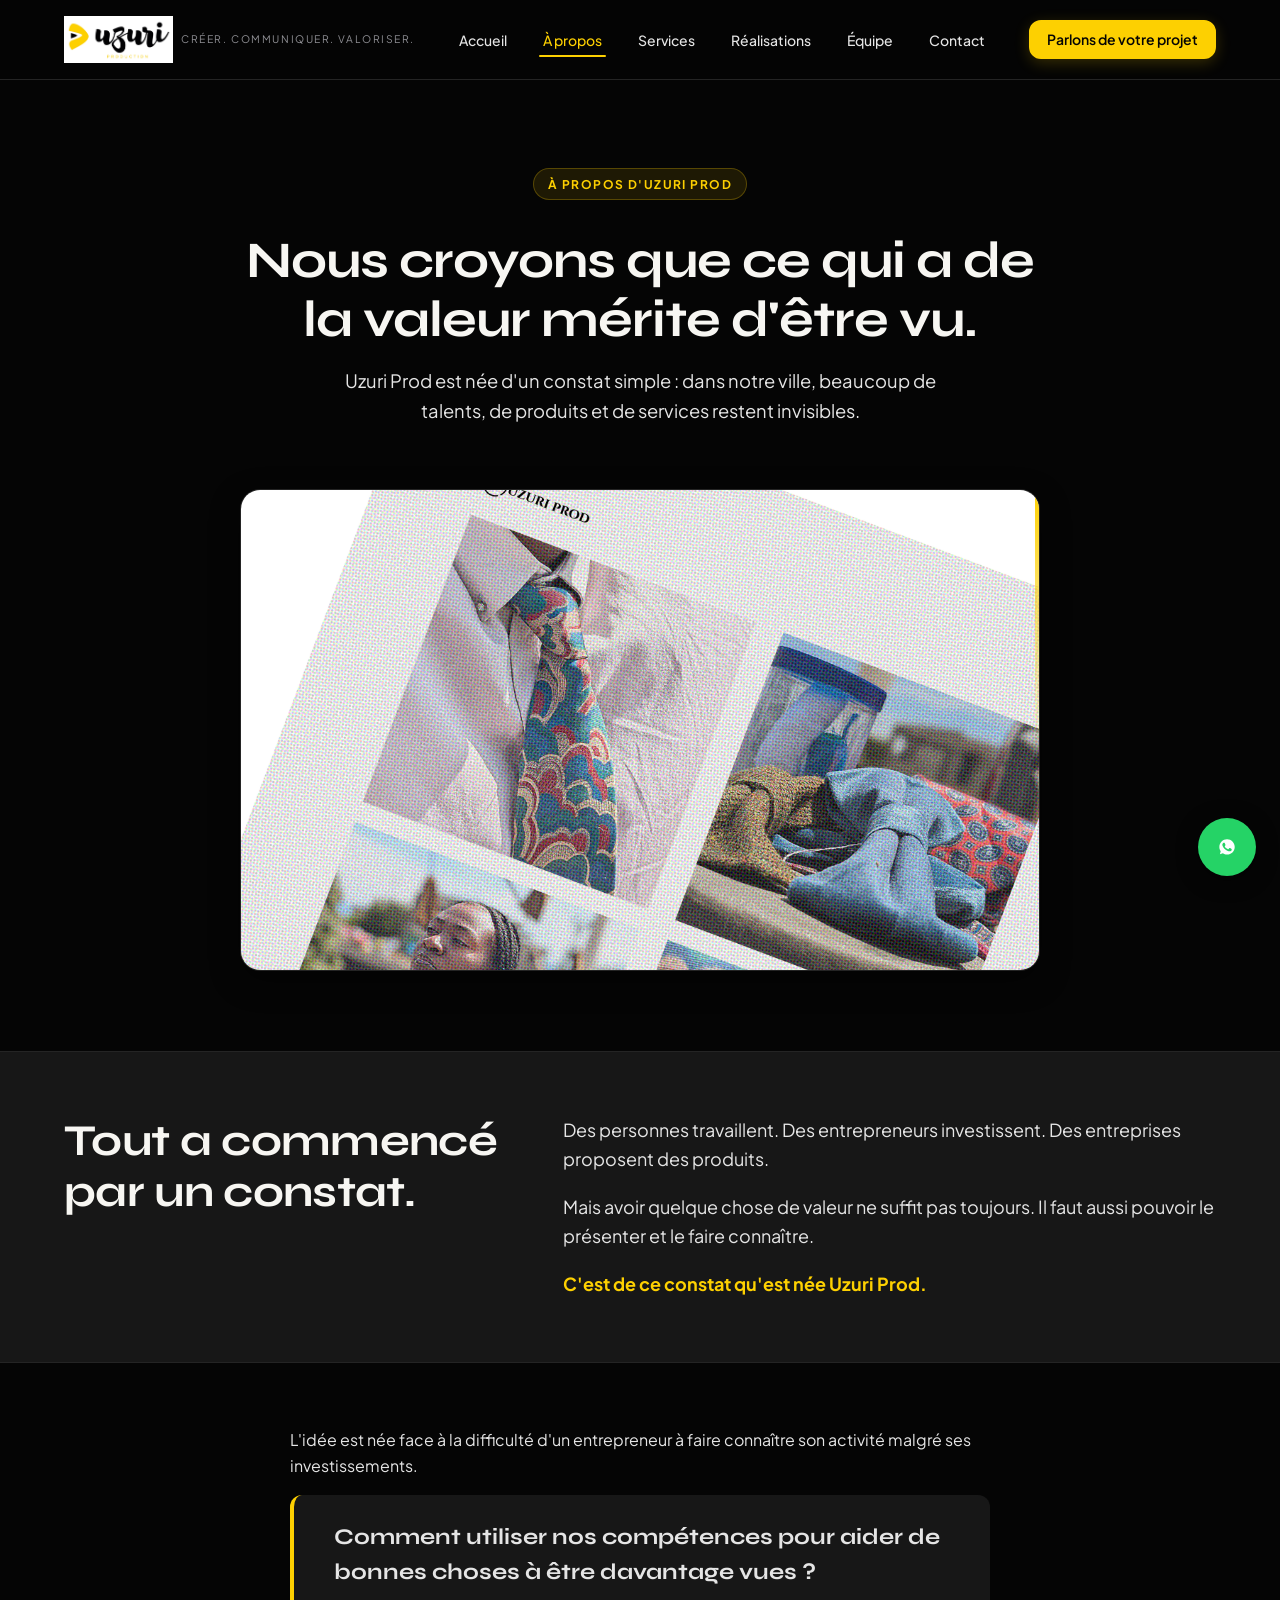
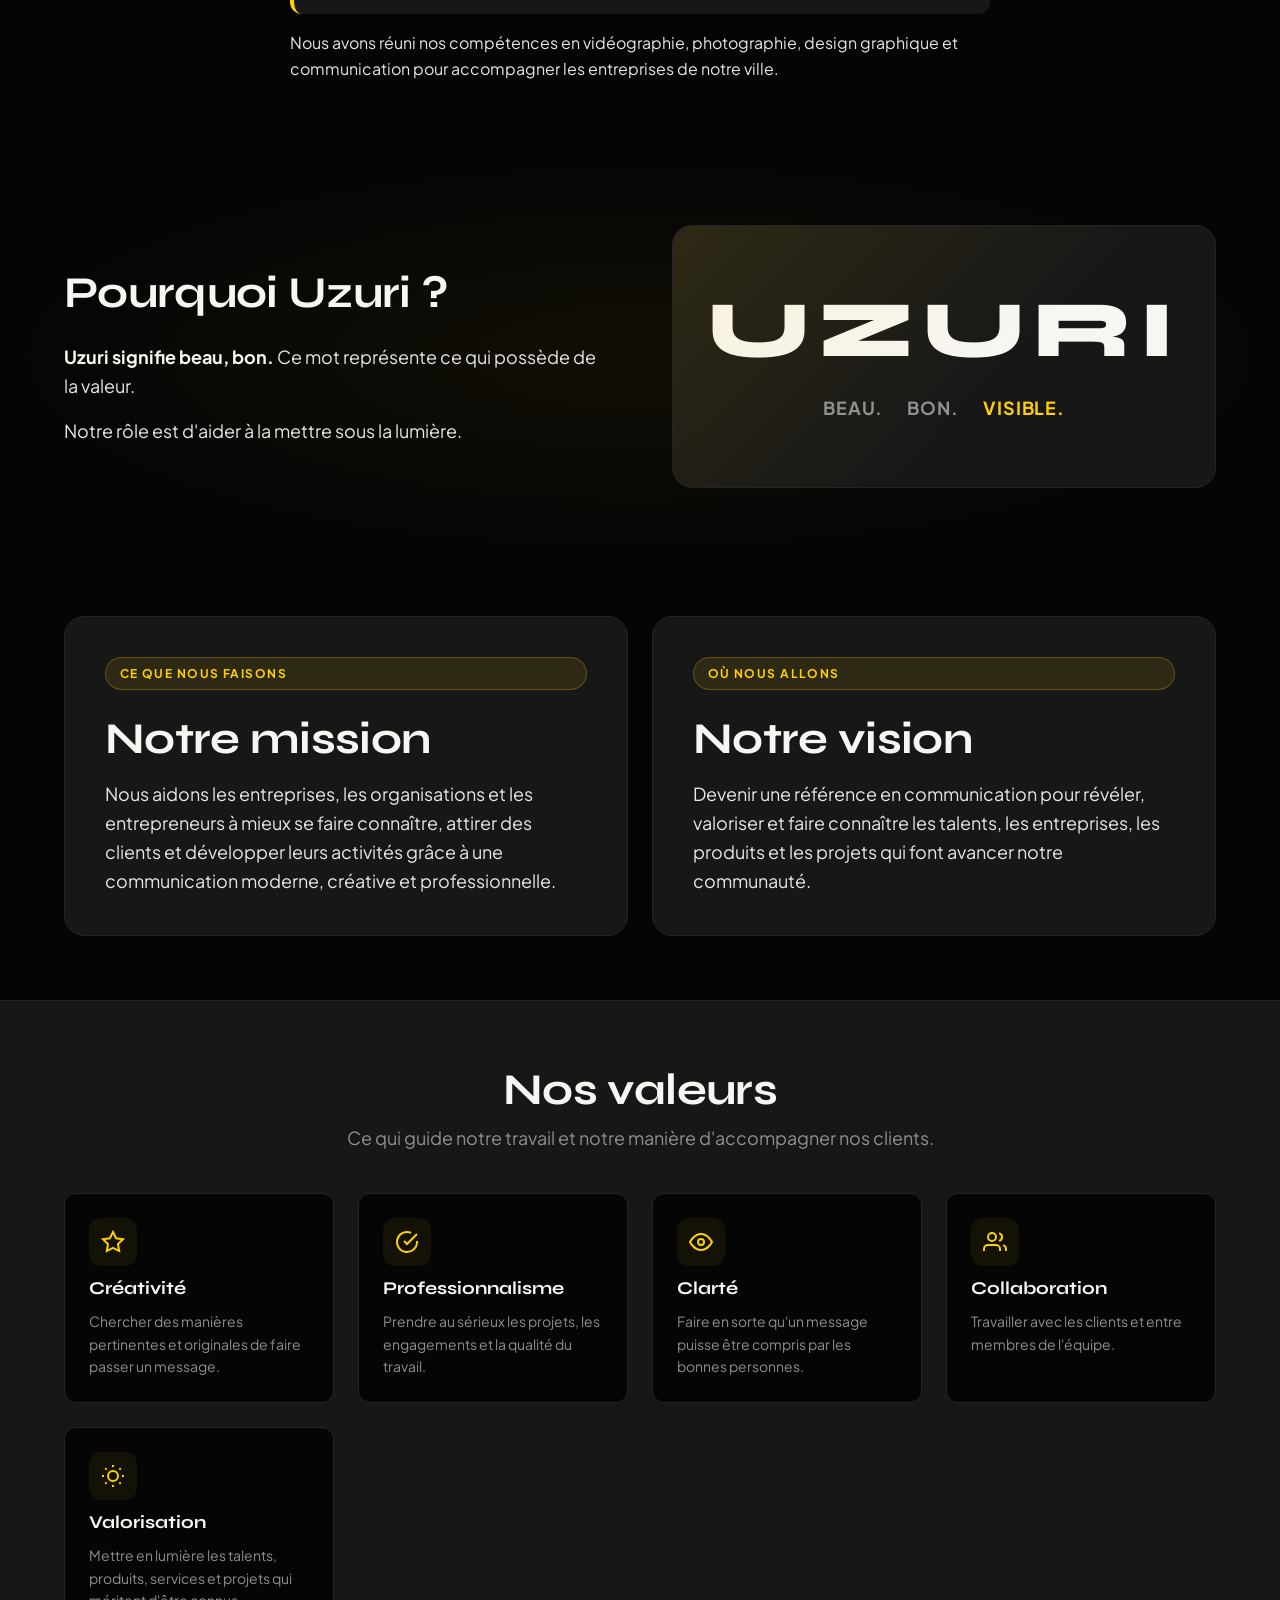
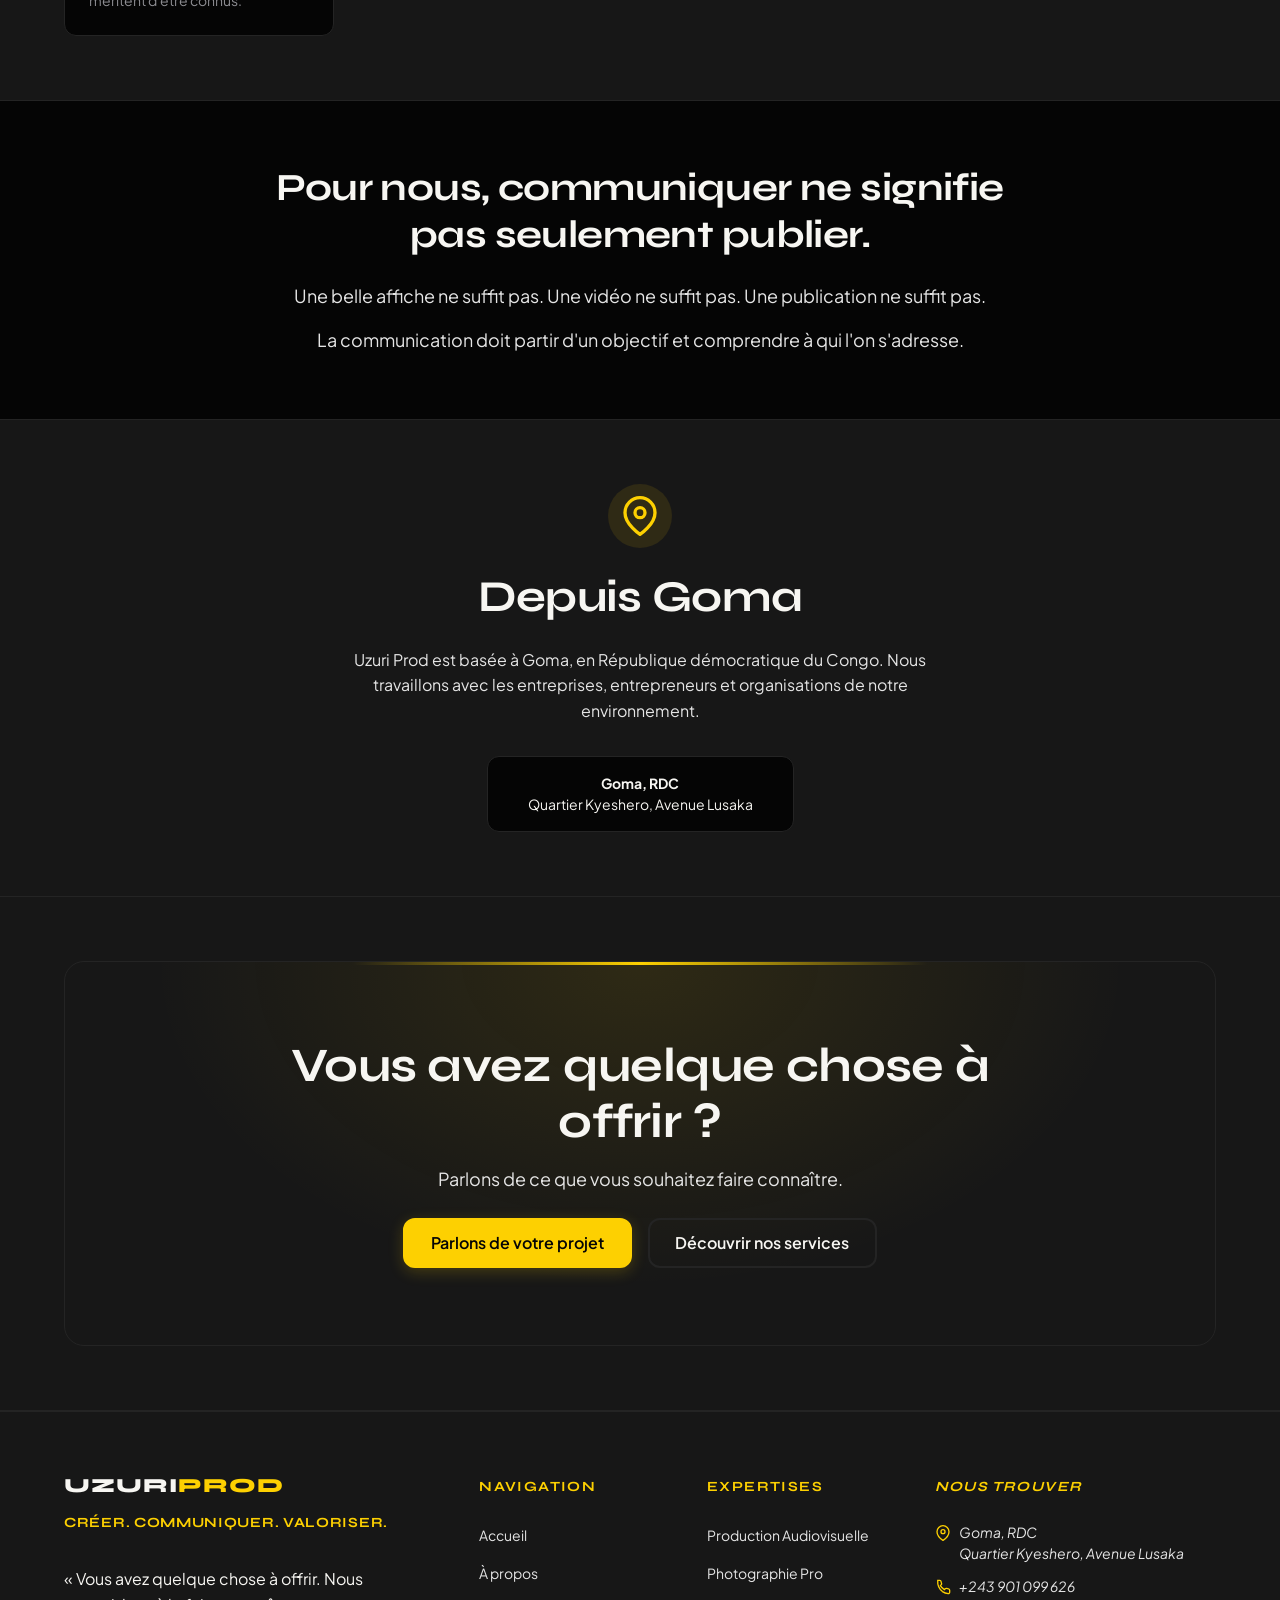
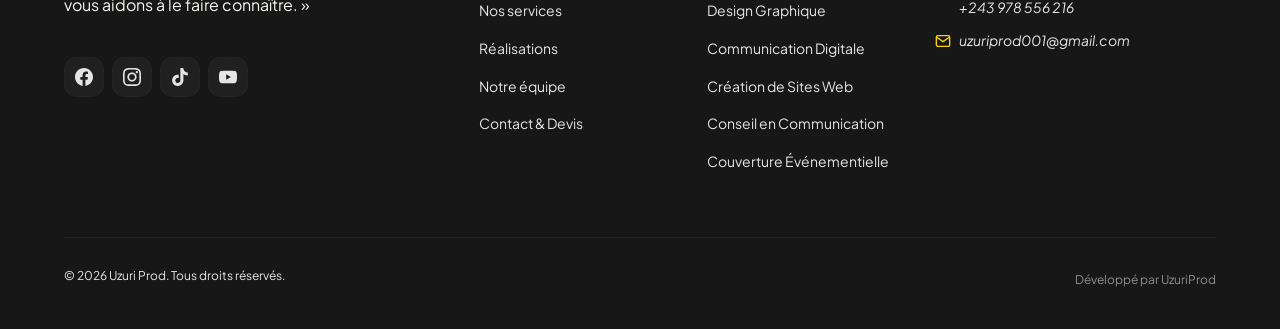
<file: a-propos.html>
<!DOCTYPE html>
<html lang="fr">
<head>
  <meta charset="UTF-8">
  <meta name="viewport" content="width=device-width, initial-scale=1.0">

  <!-- SEO -->
  <title>À propos | Uzuri Prod — Agence de communication à Goma</title>
  <meta name="description" content="Découvrez Uzuri Prod, une entreprise de communication basée à Goma, née d'un constat : de nombreux talents, produits et services restent invisibles.">
  <meta name="robots" content="index, follow">

  <meta property="og:type" content="website">
  <meta property="og:title" content="À propos | Uzuri Prod — Agence de communication à Goma">
  <meta property="og:description" content="Découvrez Uzuri Prod, une entreprise de communication basée à Goma, née d'un constat : de nombreux talents, produits et services restent invisibles.">
  <meta property="og:url" content="https://uzuriprod.com/a-propos.html">
  <meta property="og:image" content="images/general/og-uzuri-prod.jpg">
  <meta property="og:locale" content="fr_CD">

  <link rel="preconnect" href="https://fonts.googleapis.com">
  <link rel="preconnect" href="https://fonts.gstatic.com" crossorigin>
  <link href="https://fonts.googleapis.com/css2?family=Plus+Jakarta+Sans:wght@400;500;600;700&family=Syne:wght@700;800&display=swap" rel="stylesheet">

  <link rel="stylesheet" href="css/style.css">
  <link rel="stylesheet" href="css/responsive.css">
</head>
<body>

    <header class="site-header" id="site-header">
    <div class="container site-header-container">

      <!-- Logo Uzuri Prod -->
      <a href="index.html" class="site-logo" aria-label="Uzuri Prod – Retour à l'accueil">
        <img
          src="images/logo/uzurilogo.jpeg"
          alt="Logo Uzuri Prod"
          class="site-logo-image"
          width="48"
          height="48"
        >
        <div class="site-logo-text">
          <span class="site-logo-baseline" style="text-transform: uppercase;">Créer. Communiquer. Valoriser.</span>
        </div>
      </a>

      <!-- Navigation principale — Desktop -->
      <nav class="site-nav" id="primary-navigation" aria-label="Navigation principale">
        <ul class="site-nav-list">
          <li><a href="index.html"    class="site-nav-link">Accueil</a></li>
          <li><a href="a-propos.html" class="site-nav-link active" aria-current="page">À propos</a></li>
          <li><a href="services.html" class="site-nav-link">Services</a></li>
          <li><a href="portfolio.html" class="site-nav-link">Réalisations</a></li>
          <li><a href="equipe.html"   class="site-nav-link">Équipe</a></li>
          <li><a href="contact.html"  class="site-nav-link">Contact</a></li>
        </ul>
      </nav>

      <div class="site-header-actions">
        <a href="contact.html" class="btn btn-primary btn-sm">Parlons de votre projet</a>
      </div>

      <button
        type="button"
        class="menu-toggle"
        aria-label="Ouvrir le menu"
        aria-expanded="false"
        aria-controls="primary-navigation"
      >
        <span class="menu-toggle-icon" aria-hidden="true">
          <span class="menu-toggle-bar"></span>
          <span class="menu-toggle-bar"></span>
          <span class="menu-toggle-bar"></span>
        </span>
      </button>

    </div>
  </header>

  <main class="site-main" id="main-content">

    <!-- 2. HERO DE LA PAGE -->
    <section class="about-hero section" aria-label="Introduction À propos">
      <div class="container">
        <div class="about-hero-inner">
          <span class="section-tag">À propos d'Uzuri Prod</span>
          <h1 class="about-hero-title">
            Nous croyons que ce qui a de la valeur mérite d'être vu.
          </h1>
          <p class="about-hero-desc">
            Uzuri Prod est née d'un constat simple : dans notre ville, beaucoup de talents, de produits et de services restent invisibles.
          </p>
          
          <div class="about-hero-visual">
            <div class="hero-photo-frame">
              <img 
                src="images/streetphotos/IMG_1069.JPG.jpeg" 
                alt="Photo de production Uzuri Prod à Goma" 
                class="hero-photo"
                width="1200"
                height="600"
              >
              <!-- [PHOTO D'ÉQUIPE OU PHOTO DE PRODUCTION À AJOUTER] (Placeholder utilisé temporairement) -->
              <div class="hero-light-accent" aria-hidden="true"></div>
            </div>
          </div>
        </div>
      </div>
    </section>

    <!-- 3. NOTRE HISTOIRE -->
    <section class="about-story section" aria-labelledby="story-title">
      <div class="container">
        <div class="about-story-grid">
          <div class="about-story-header">
            <h2 class="section-title" id="story-title">Tout a commencé par un constat.</h2>
          </div>
          <div class="about-story-content">
            <p>Des personnes travaillent. Des entrepreneurs investissent. Des entreprises proposent des produits.</p>
            <p>Mais avoir quelque chose de valeur ne suffit pas toujours. Il faut aussi pouvoir le présenter et le faire connaître.</p>
            <p><strong>C'est de ce constat qu'est née Uzuri Prod.</strong></p>
          </div>
        </div>
      </div>
    </section>

    <!-- 4. L'ORIGINE DE L'IDÉE -->
    <section class="about-origin section" aria-label="L'origine de l'idée">
      <div class="container">
        <div class="about-origin-box">
          <div class="about-origin-text">
            <p>L'idée est née face à la difficulté d'un entrepreneur à faire connaître son activité malgré ses investissements.</p>
            <blockquote class="about-quote">
              <p>Comment utiliser nos compétences pour aider de bonnes choses à être davantage vues ?</p>
            </blockquote>
            <p>Nous avons réuni nos compétences en vidéographie, photographie, design graphique et communication pour accompagner les entreprises de notre ville.</p>
          </div>
        </div>
      </div>
    </section>

    <!-- 5. SIGNIFICATION DE « UZURI » -->
    <section class="about-uzuri section" aria-labelledby="uzuri-title">
      <div class="container">
        <div class="about-uzuri-grid">
          <div class="about-uzuri-text">
            <h2 class="section-title" id="uzuri-title">Pourquoi Uzuri ?</h2>
            <p><strong>Uzuri signifie beau, bon.</strong> Ce mot représente ce qui possède de la valeur.</p>
            <p>Notre rôle est d'aider à la mettre sous la lumière.</p>
          </div>
          <div class="about-uzuri-visual" aria-hidden="true">
            <div class="uzuri-word-art">
              <span class="uzuri-big-word">UZURI</span>
              <div class="uzuri-meanings">
                <span>BEAU.</span>
                <span>BON.</span>
                <span class="uzuri-highlight">VISIBLE.</span>
              </div>
            </div>
          </div>
        </div>
      </div>
    </section>

    <!-- 6 & 7. NOTRE MISSION ET VISION -->
    <section class="about-mission-vision section" aria-label="Mission et Vision">
      <div class="container">
        <div class="mission-vision-grid">
          
          <div class="mission-card">
            <span class="section-tag">Ce que nous faisons</span>
            <h2 class="section-title h3">Notre mission</h2>
            <p>
              Nous aidons les entreprises, les organisations et les entrepreneurs à mieux se faire connaître, attirer des clients et développer leurs activités grâce à une communication moderne, créative et professionnelle.
            </p>
          </div>

          <div class="vision-card">
            <span class="section-tag">Où nous allons</span>
            <h2 class="section-title h3">Notre vision</h2>
            <p>
              Devenir une référence en communication pour révéler, valoriser et faire connaître les talents, les entreprises, les produits et les projets qui font avancer notre communauté.
            </p>
          </div>

        </div>
      </div>
    </section>

    <!-- 8. NOS VALEURS -->
    <section class="about-values section" aria-labelledby="values-title">
      <div class="container">
        <header class="section-header text-center">
          <h2 class="section-title" id="values-title">Nos valeurs</h2>
          <p class="section-description">Ce qui guide notre travail et notre manière d'accompagner nos clients.</p>
        </header>

        <div class="values-grid">
          <article class="value-card">
            <div class="value-icon" aria-hidden="true">
              <svg width="24" height="24" viewBox="0 0 24 24" fill="none" stroke="currentColor" stroke-width="2">
                <polygon points="12 2 15.09 8.26 22 9.27 17 14.14 18.18 21.02 12 17.77 5.82 21.02 7 14.14 2 9.27 8.91 8.26 12 2"></polygon>
              </svg>
            </div>
            <h3 class="value-title">Créativité</h3>
            <p class="value-desc">Chercher des manières pertinentes et originales de faire passer un message.</p>
          </article>

          <article class="value-card">
            <div class="value-icon" aria-hidden="true">
              <svg width="24" height="24" viewBox="0 0 24 24" fill="none" stroke="currentColor" stroke-width="2">
                <path d="M22 11.08V12a10 10 0 1 1-5.93-9.14"></path>
                <polyline points="22 4 12 14.01 9 11.01"></polyline>
              </svg>
            </div>
            <h3 class="value-title">Professionnalisme</h3>
            <p class="value-desc">Prendre au sérieux les projets, les engagements et la qualité du travail.</p>
          </article>

          <article class="value-card">
            <div class="value-icon" aria-hidden="true">
              <svg width="24" height="24" viewBox="0 0 24 24" fill="none" stroke="currentColor" stroke-width="2">
                <path d="M1 12s4-8 11-8 11 8 11 8-4 8-11 8-11-8-11-8z"></path>
                <circle cx="12" cy="12" r="3"></circle>
              </svg>
            </div>
            <h3 class="value-title">Clarté</h3>
            <p class="value-desc">Faire en sorte qu'un message puisse être compris par les bonnes personnes.</p>
          </article>

          <article class="value-card">
            <div class="value-icon" aria-hidden="true">
              <svg width="24" height="24" viewBox="0 0 24 24" fill="none" stroke="currentColor" stroke-width="2">
                <path d="M17 21v-2a4 4 0 0 0-4-4H5a4 4 0 0 0-4 4v2"></path>
                <circle cx="9" cy="7" r="4"></circle>
                <path d="M23 21v-2a4 4 0 0 0-3-3.87"></path>
                <path d="M16 3.13a4 4 0 0 1 0 7.75"></path>
              </svg>
            </div>
            <h3 class="value-title">Collaboration</h3>
            <p class="value-desc">Travailler avec les clients et entre membres de l'équipe.</p>
          </article>

          <article class="value-card">
            <div class="value-icon" aria-hidden="true">
              <svg width="24" height="24" viewBox="0 0 24 24" fill="none" stroke="currentColor" stroke-width="2">
                <circle cx="12" cy="12" r="5"></circle>
                <line x1="12" y1="1" x2="12" y2="3"></line>
                <line x1="12" y1="21" x2="12" y2="23"></line>
                <line x1="4.22" y1="4.22" x2="5.64" y2="5.64"></line>
                <line x1="18.36" y1="18.36" x2="19.78" y2="19.78"></line>
                <line x1="1" y1="12" x2="3" y2="12"></line>
                <line x1="21" y1="12" x2="23" y2="12"></line>
                <line x1="4.22" y1="19.78" x2="5.64" y2="18.36"></line>
                <line x1="18.36" y1="5.64" x2="19.78" y2="4.22"></line>
              </svg>
            </div>
            <h3 class="value-title">Valorisation</h3>
            <p class="value-desc">Mettre en lumière les talents, produits, services et projets qui méritent d'être connus.</p>
          </article>
        </div>
      </div>
    </section>

    <!-- 9. NOTRE MANIÈRE DE VOIR LA COMMUNICATION -->
    <section class="about-vision-com section" aria-label="Notre vision de la communication">
      <div class="container">
        <div class="vision-com-box">
          <h2 class="vision-com-title">Pour nous, communiquer ne signifie pas seulement publier.</h2>
          <div class="vision-com-content">
            <p>Une belle affiche ne suffit pas. Une vidéo ne suffit pas. Une publication ne suffit pas.</p>
            <p>La communication doit partir d'un objectif et comprendre à qui l'on s'adresse.</p>
          </div>
        </div>
      </div>
    </section>

    <!-- 10. NOTRE IMPLANTATION -->
    <section class="about-location section" aria-labelledby="location-title">
      <div class="container">
        <div class="about-location-inner">
          <div class="location-icon" aria-hidden="true">
            <svg width="40" height="40" viewBox="0 0 24 24" fill="none" stroke="currentColor" stroke-width="2">
              <path d="M21 10c0 7-9 13-9 13s-9-6-9-13a9 9 0 0 1 18 0z"></path>
              <circle cx="12" cy="10" r="3"></circle>
            </svg>
          </div>
          <h2 class="section-title h3" id="location-title">Depuis Goma</h2>
          <p>Uzuri Prod est basée à Goma, en République démocratique du Congo. Nous travaillons avec les entreprises, entrepreneurs et organisations de notre environnement.</p>
          <div class="location-address">
            <strong>Goma, RDC</strong><br>
            Quartier Kyeshero, Avenue Lusaka
          </div>
        </div>
      </div>
    </section>

    <!-- 13. CTA FINAL -->
    <section class="final-cta section" aria-labelledby="final-cta-title">
      <div class="container">
        <div class="final-cta-box">
          <div class="final-cta-glow" aria-hidden="true"></div>
          <div class="final-cta-content">
            <h2 class="final-cta-title" id="final-cta-title">
              Vous avez quelque chose à offrir ?
            </h2>
            <p class="final-cta-desc">
              Parlons de ce que vous souhaitez faire connaître.
            </p>
            <div class="final-cta-actions">
              <a href="contact.html" class="btn btn-primary">
                Parlons de votre projet
              </a>
              <a href="services.html" class="btn btn-secondary">
                Découvrir nos services
              </a>
            </div>
          </div>
        </div>
      </div>
    </section>

  </main>

    <a href="https://wa.me/243901099626?text=Bonjour%20Uzuri%20Prod%2C%20je%20souhaite%20en%20savoir%20plus%20sur%20vos%20services."
    class="floating-whatsapp"
    target="_blank"
    rel="noopener noreferrer"
    aria-label="Contacter Uzuri Prod sur WhatsApp"
  >
    <svg viewBox="0 0 24 24" fill="currentColor" aria-hidden="true">
      <path d="M12.031 6.172c-3.181 0-5.767 2.586-5.768 5.766-.001 1.298.38 2.27 1.019 3.287l-.582 2.128 2.182-.573c.978.58 1.911.928 3.145.929 3.178 0 5.767-2.587 5.768-5.766.001-3.187-2.575-5.771-5.764-5.771zm3.392 8.244c-.144.405-.837.774-1.17.824-.299.045-.677.063-1.092-.069-.252-.08-.575-.187-.988-.365-1.739-.751-2.874-2.502-2.961-2.617-.087-.116-.708-.94-.708-1.793s.448-1.273.607-1.446c.159-.173.346-.217.462-.217l.332.007c.106.005.249-.04.39.298.144.347.491 1.2.534 1.287.043.087.072.188.014.304-.058.116-.087.188-.173.289l-.26.304c-.087.086-.177.18-.076.354.101.174.449.741.964 1.201.662.591 1.221.774 1.394.86s.275.072.376-.043c.101-.116.433-.506.549-.68.116-.173.231-.145.39-.087s1.011.477 1.184.564.289.13.332.203c.043.072.043.419-.101.824z"/>
    </svg>
  </a>

    <footer class="site-footer">
    <div class="container">
      <div class="footer-top">
        <div class="footer-brand">
          <a href="index.html" class="site-logo" aria-label="Uzuri Prod">
            <span class="site-logo-title">UZURI<span>PROD</span></span>
          </a>
          <p class="footer-tagline">Créer. Communiquer. Valoriser.</p>
          <p class="footer-promise">
            « Vous avez quelque chose à offrir. Nous vous aidons à le faire connaître. »
          </p>
          <div class="footer-social-links" aria-label="Nos réseaux sociaux">
            <a href="https://www.facebook.com/profile.php?id=61589307002819" class="social-link" target="_blank" rel="noopener noreferrer" aria-label="Uzuri Prod sur Facebook">
              <svg width="18" height="18" viewBox="0 0 24 24" fill="currentColor" aria-hidden="true"><path d="M24 12.073c0-6.627-5.373-12-12-12s-12 5.373-12 12c0 5.99 4.388 10.954 10.125 11.854v-8.385H7.078v-3.47h3.047V9.43c0-3.007 1.792-4.669 4.533-4.669 1.312 0 2.686.235 2.686.235v2.953H15.83c-1.491 0-1.956.925-1.956 1.874v2.25h3.328l-.532 3.47h-2.796v8.385C19.612 23.027 24 18.062 24 12.073z"/></svg>
            </a>
            <a href="https://www.instagram.com/uzuri.prod/" class="social-link" target="_blank" rel="noopener noreferrer" aria-label="Uzuri Prod sur Instagram">
              <svg width="18" height="18" viewBox="0 0 24 24" fill="currentColor" aria-hidden="true"><path d="M12 2.163c3.204 0 3.584.012 4.85.07 3.252.148 4.771 1.691 4.919 4.919.058 1.265.069 1.645.069 4.849 0 3.205-.012 3.584-.069 4.849-.149 3.225-1.664 4.771-4.919 4.919-1.266.058-1.644.07-4.85.07-3.204 0-3.584-.012-4.849-.07-3.26-.149-4.771-1.699-4.919-4.92-.058-1.265-.07-1.644-.07-4.849 0-3.204.013-3.583.07-4.849.149-3.227 1.664-4.771 4.919-4.919 1.266-.057 1.645-.069 4.849-.069zm0-2.163c-3.259 0-3.667.014-4.947.072-4.358.2-6.78 2.618-6.98 6.98-.059 1.281-.073 1.689-.073 4.948 0 3.259.014 3.668.072 4.948.2 4.358 2.618 6.78 6.98 6.98 1.281.058 1.689.072 4.948.072 3.259 0 3.668-.014 4.948-.072 4.354-.2 6.782-2.618 6.979-6.98.059-1.28.073-1.689.073-4.948 0-3.259-.014-3.667-.072-4.947-.196-4.354-2.617-6.78-6.979-6.98-1.281-.059-1.69-.073-4.949-.073zm0 5.838c-3.403 0-6.162 2.759-6.162 6.162s2.759 6.163 6.162 6.163 6.162-2.759 6.162-6.163c0-3.403-2.759-6.162-6.162-6.162zm0 10.162c-2.209 0-4-1.79-4-4 0-2.209 1.791-4 4-4s4 1.791 4 4c0 2.21-1.791 4-4 4zm6.406-11.845c-.796 0-1.441.645-1.441 1.44s.645 1.44 1.441 1.44c.795 0 1.439-.645 1.439-1.44s-.644-1.44-1.439-1.44z"/></svg>
            </a>
            <a href="https://vm.tiktok.com/ZS9AsxberNShC-7WgtN" class="social-link" target="_blank" rel="noopener noreferrer" aria-label="Uzuri Prod sur TikTok">
              <svg width="18" height="18" viewBox="0 0 24 24" fill="currentColor" aria-hidden="true"><path d="M12.525.02c1.31-.02 2.61-.01 3.91-.02.08 1.53.63 3.09 1.75 4.17 1.12 1.11 2.7 1.62 4.24 1.79v4.03c-1.44-.05-2.89-.35-4.2-.97-.57-.26-1.1-.59-1.62-1.01-.01 2.92.01 5.84-.02 8.75-.08 1.4-.54 2.79-1.35 3.94-1.31 1.92-3.58 3.17-5.91 3.21-1.43.08-2.86-.31-4.08-1.03-2.02-1.19-3.44-3.37-3.65-5.71-.02-.5-.03-1-.01-1.49.18-1.9 1.12-3.72 2.58-4.96 1.66-1.44 3.98-2.13 6.15-1.72.02 1.48-.04 2.96-.04 4.44-.99-.32-2.15-.23-3.02.37-.63.41-1.11 1.04-1.36 1.75-.21.51-.24 1.07-.14 1.61.24 1.64 1.82 3.02 3.5 2.87 1.12-.01 2.19-.66 2.77-1.61.19-.33.4-.67.41-1.06.1-1.79.06-3.57.07-5.36.01-4.03-.01-8.05.02-12.07z"/></svg>
            </a>
            <a href="https://www.youtube.com/channel/UCkM2fXLYiuHmBgcOIvH55cw" class="social-link" target="_blank" rel="noopener noreferrer" aria-label="Uzuri Prod sur YouTube">
              <svg width="18" height="18" viewBox="0 0 24 24" fill="currentColor" aria-hidden="true"><path d="M23.498 6.186a3.016 3.016 0 0 0-2.122-2.136C19.505 3.545 12 3.545 12 3.545s-7.505 0-9.377.505A3.017 3.017 0 0 0 .502 6.186C0 8.07 0 12 0 12s0 3.93.502 5.814a3.016 3.016 0 0 0 2.122 2.136c1.871.505 9.376.505 9.376.505s7.505 0 9.377-.505a3.015 3.015 0 0 0 2.122-2.136C24 15.93 24 12 24 12s0-3.93-.502-5.814zM9.545 15.568V8.432L15.818 12l-6.273 3.568z"/></svg>
            </a>
          </div>
        </div>

        <nav aria-label="Navigation du footer">
          <p class="footer-heading">Navigation</p>
          <ul class="footer-nav-list">
            <li><a href="index.html"     class="footer-nav-link">Accueil</a></li>
            <li><a href="a-propos.html"  class="footer-nav-link">À propos</a></li>
            <li><a href="services.html"  class="footer-nav-link">Nos services</a></li>
            <li><a href="portfolio.html" class="footer-nav-link">Réalisations</a></li>
            <li><a href="equipe.html"    class="footer-nav-link">Notre équipe</a></li>
            <li><a href="contact.html"   class="footer-nav-link">Contact & Devis</a></li>
          </ul>
        </nav>

        <nav aria-label="Nos expertises">
          <p class="footer-heading">Expertises</p>
          <ul class="footer-nav-list">
            <li><a href="services.html" class="footer-nav-link">Production Audiovisuelle</a></li>
            <li><a href="services.html" class="footer-nav-link">Photographie Pro</a></li>
            <li><a href="services.html" class="footer-nav-link">Design Graphique</a></li>
            <li><a href="services.html" class="footer-nav-link">Communication Digitale</a></li>
            <li><a href="services.html" class="footer-nav-link">Création de Sites Web</a></li>
            <li><a href="services.html" class="footer-nav-link">Conseil en Communication</a></li>
            <li><a href="services.html" class="footer-nav-link">Couverture Événementielle</a></li>
          </ul>
        </nav>

        <address>
          <p class="footer-heading">Nous trouver</p>
          <ul class="footer-contact-list">
            <li class="footer-contact-item">
              <svg width="16" height="16" viewBox="0 0 24 24" fill="none" stroke="currentColor" stroke-width="2" aria-hidden="true"><path d="M21 10c0 7-9 13-9 13s-9-6-9-13a9 9 0 0 1 18 0z"></path><circle cx="12" cy="10" r="3"></circle></svg>
              <span>Goma, RDC<br>Quartier Kyeshero, Avenue Lusaka</span>
            </li>
            <li class="footer-contact-item">
              <svg width="16" height="16" viewBox="0 0 24 24" fill="none" stroke="currentColor" stroke-width="2" aria-hidden="true"><path d="M22 16.92v3a2 2 0 0 1-2.18 2 19.79 19.79 0 0 1-8.63-3.07A19.5 19.5 0 0 1 4.11 2h3a2 2 0 0 1 2 1.72 12.84 12.84 0 0 0 .7 2.81 2 2 0 0 1-.45 2.11L8.09 9.91a16 16 0 0 0 6 6l1.27-1.27a2 2 0 0 1 2.11-.45 12.84 12.84 0 0 0 2.81.7A2 2 0 0 1 22 16.92z"></path></svg>
              <span>
                <a href="tel:+243901099626">+243 901 099 626</a><br>
                <a href="tel:+243978556216">+243 978 556 216</a>
              </span>
            </li>
            <li class="footer-contact-item">
              <svg width="16" height="16" viewBox="0 0 24 24" fill="none" stroke="currentColor" stroke-width="2" aria-hidden="true"><path d="M4 4h16c1.1 0 2 .9 2 2v12c0 1.1-.9 2-2 2H4c-1.1 0-2-.9-2-2V6c0-1.1.9-2 2-2z"></path><polyline points="22,6 12,13 2,6"></polyline></svg>
              <a href="mailto:uzuriprod001@gmail.com">uzuriprod001@gmail.com</a>
            </li>
          </ul>
        </address>
      </div>

      <div class="footer-bottom">
        <p>&copy; 2026 Uzuri Prod. Tous droits réservés.</p>
        <p class="footer-developer">Développé par UzuriProd</p>
      </div>
    </div>
  </footer>

  <script src="js/main.js"></script>
</body>
</html>
</file>
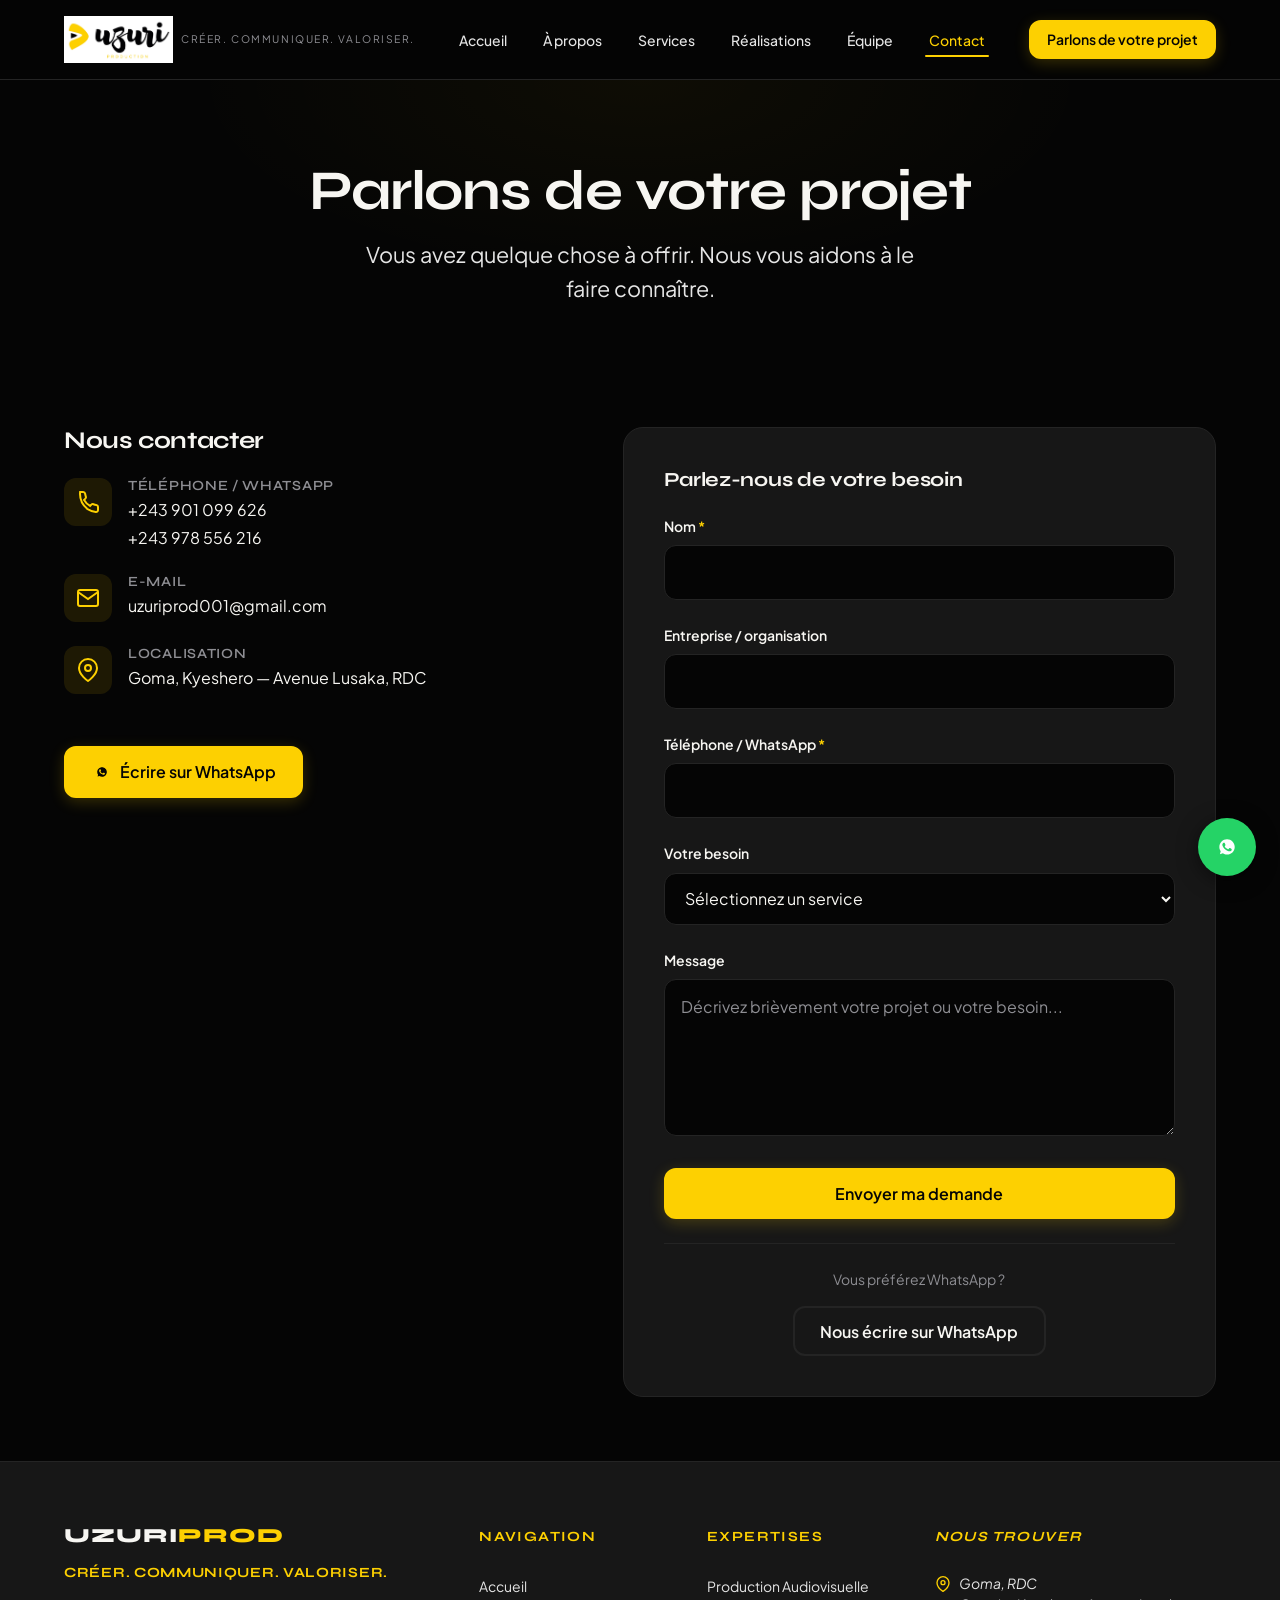
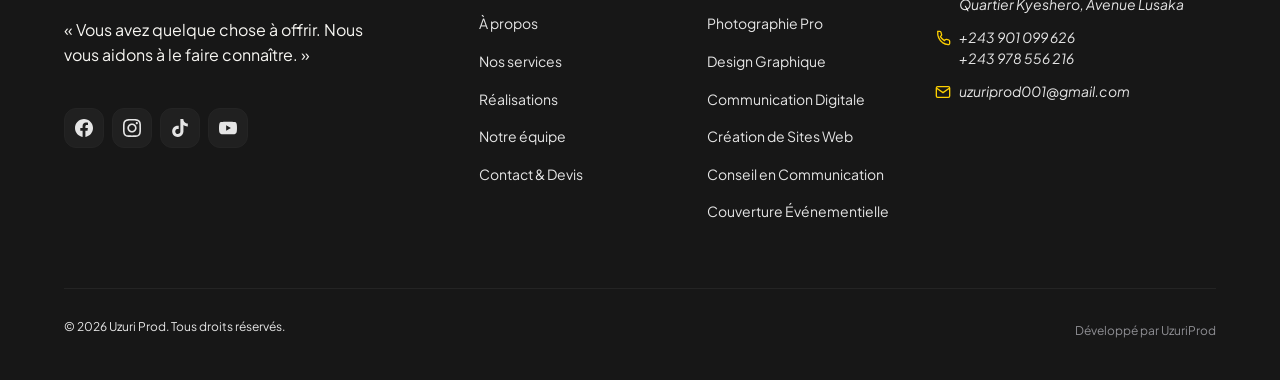
<file: contact.html>
<!DOCTYPE html>
<html lang="fr">
<head>
  <meta charset="UTF-8">
  <meta name="viewport" content="width=device-width, initial-scale=1.0">

  <!-- SEO -->
  <title>Contact & Devis | Uzuri Prod — Goma</title>
  <meta name="description" content="Contactez Uzuri Prod à Goma pour parler de votre projet. Téléphone, WhatsApp, e-mail et formulaire de contact.">
  <meta name="robots" content="index, follow">

  <meta property="og:type" content="website">
  <meta property="og:title" content="Contact & Devis | Uzuri Prod — Goma">
  <meta property="og:description" content="Contactez Uzuri Prod à Goma pour parler de votre projet. Téléphone, WhatsApp, e-mail et formulaire de contact.">
  <meta property="og:url" content="https://uzuriprod.com/contact.html">
  <meta property="og:image" content="images/general/og-uzuri-prod.jpg">
  <meta property="og:locale" content="fr_CD">

  <link rel="preconnect" href="https://fonts.googleapis.com">
  <link rel="preconnect" href="https://fonts.gstatic.com" crossorigin>
  <link href="https://fonts.googleapis.com/css2?family=Plus+Jakarta+Sans:wght@400;500;600;700&family=Syne:wght@700;800&display=swap" rel="stylesheet">

  <link rel="stylesheet" href="css/style.css">
  <link rel="stylesheet" href="css/responsive.css">
</head>
<body>

    <header class="site-header" id="site-header">
    <div class="container site-header-container">

      <a href="index.html" class="site-logo" aria-label="Uzuri Prod – Retour à l'accueil">
        <img src="images/logo/uzurilogo.jpeg" alt="Logo Uzuri Prod" class="site-logo-image" width="48" height="48">
        <div class="site-logo-text">
          <span class="site-logo-baseline" style="text-transform: uppercase;">Créer. Communiquer. Valoriser.</span>
        </div>
      </a>

      <nav class="site-nav" id="primary-navigation" aria-label="Navigation principale">
        <ul class="site-nav-list">
          <li><a href="index.html" class="site-nav-link">Accueil</a></li>
          <li><a href="a-propos.html" class="site-nav-link">À propos</a></li>
          <li><a href="services.html" class="site-nav-link">Services</a></li>
          <li><a href="portfolio.html" class="site-nav-link">Réalisations</a></li>
          <li><a href="equipe.html" class="site-nav-link">Équipe</a></li>
          <li><a href="contact.html" class="site-nav-link active" aria-current="page">Contact</a></li>
        </ul>
      </nav>

      <div class="site-header-actions">
        <a href="contact.html" class="btn btn-primary btn-sm">Parlons de votre projet</a>
      </div>

      <button type="button" class="menu-toggle" aria-label="Ouvrir le menu" aria-expanded="false" aria-controls="primary-navigation">
        <span class="menu-toggle-icon" aria-hidden="true">
          <span class="menu-toggle-bar"></span>
          <span class="menu-toggle-bar"></span>
          <span class="menu-toggle-bar"></span>
        </span>
      </button>

    </div>
  </header>

  <main class="site-main" id="main-content">

    <!-- 1. HERO -->
    <section class="contact-hero section" aria-label="Contact">
      <div class="container">
        <div class="contact-hero-inner">
          <h1 class="contact-hero-title">Parlons de votre projet</h1>
          <p class="contact-hero-subtitle">
            Vous avez quelque chose à offrir. Nous vous aidons à le faire connaître.
          </p>
        </div>
      </div>
    </section>

    <!-- 2. CONTACT DIRECT + FORMULAIRE -->
    <section class="contact-section section" aria-labelledby="contact-title">
      <div class="container">
        <div class="contact-grid">

          <!-- Colonne gauche : Contact direct -->
          <div class="contact-info">
            <h2 class="contact-info-title" id="contact-title">Nous contacter</h2>

            <div class="contact-items">

              <div class="contact-item">
                <div class="contact-item-icon" aria-hidden="true">
                  <svg width="24" height="24" viewBox="0 0 24 24" fill="none" stroke="currentColor" stroke-width="2">
                    <path d="M22 16.92v3a2 2 0 0 1-2.18 2 19.79 19.79 0 0 1-8.63-3.07A19.5 19.5 0 0 1 4.11 2h3a2 2 0 0 1 2 1.72 12.84 12.84 0 0 0 .7 2.81 2 2 0 0 1-.45 2.11L8.09 9.91a16 16 0 0 0 6 6l1.27-1.27a2 2 0 0 1 2.11-.45 12.84 12.84 0 0 0 2.81.7A2 2 0 0 1 22 16.92z"></path>
                  </svg>
                </div>
                <div class="contact-item-content">
                  <h3 class="contact-item-label">Téléphone / WhatsApp</h3>
                  <a href="tel:+243901099626" class="contact-item-value">+243 901 099 626</a>
                  <a href="tel:+243978556216" class="contact-item-value">+243 978 556 216</a>
                </div>
              </div>

              <div class="contact-item">
                <div class="contact-item-icon" aria-hidden="true">
                  <svg width="24" height="24" viewBox="0 0 24 24" fill="none" stroke="currentColor" stroke-width="2">
                    <path d="M4 4h16c1.1 0 2 .9 2 2v12c0 1.1-.9 2-2 2H4c-1.1 0-2-.9-2-2V6c0-1.1.9-2 2-2z"></path>
                    <polyline points="22,6 12,13 2,6"></polyline>
                  </svg>
                </div>
                <div class="contact-item-content">
                  <h3 class="contact-item-label">E-mail</h3>
                  <a href="mailto:uzuriprod001@gmail.com" class="contact-item-value">uzuriprod001@gmail.com</a>
                </div>
              </div>

              <div class="contact-item">
                <div class="contact-item-icon" aria-hidden="true">
                  <svg width="24" height="24" viewBox="0 0 24 24" fill="none" stroke="currentColor" stroke-width="2">
                    <path d="M21 10c0 7-9 13-9 13s-9-6-9-13a9 9 0 0 1 18 0z"></path>
                    <circle cx="12" cy="10" r="3"></circle>
                  </svg>
                </div>
                <div class="contact-item-content">
                  <h3 class="contact-item-label">Localisation</h3>
                  <p class="contact-item-value">Goma, Kyeshero — Avenue Lusaka, RDC</p>
                </div>
              </div>

            </div>

            <a href="https://wa.me/243901099626?text=Bonjour%20Uzuri%20Prod%2C%20j%27aimerais%20discuter%20d%27un%20projet%20avec%20vous." target="_blank" rel="noopener noreferrer" class="btn btn-primary contact-whatsapp-btn">
              <svg width="20" height="20" viewBox="0 0 24 24" fill="currentColor" aria-hidden="true">
                <path d="M12.031 6.172c-3.181 0-5.767 2.586-5.768 5.766-.001 1.298.38 2.27 1.019 3.287l-.582 2.128 2.182-.573c.978.58 1.911.928 3.145.929 3.178 0 5.767-2.587 5.768-5.766.001-3.187-2.575-5.771-5.764-5.771zm3.392 8.244c-.144.405-.837.774-1.17.824-.299.045-.677.063-1.092-.069-.252-.08-.575-.187-.988-.365-1.739-.751-2.874-2.502-2.961-2.617-.087-.116-.708-.94-.708-1.793s.448-1.273.607-1.446c.159-.173.346-.217.462-.217l.332.007c.106.005.249-.04.39.298.144.347.491 1.2.534 1.287.043.087.072.188.014.304-.058.116-.087.188-.173.289l-.26.304c-.087.086-.177.18-.076.354.101.174.449.741.964 1.201.662.591 1.221.774 1.394.86s.275.072.376-.043c.101-.116.433-.506.549-.68.116-.173.231-.145.39-.087s1.011.477 1.184.564.289.13.332.203c.043.072.043.419-.101.824z"/>
              </svg>
              Écrire sur WhatsApp
            </a>

          </div>

          <!-- Colonne droite : Formulaire -->
          <div class="contact-form-wrapper">
            <h2 class="contact-form-title">Parlez-nous de votre besoin</h2>

            <form class="contact-form" id="contact-form" action="#" method="POST" novalidate>

              <div class="form-group">
                <label for="name" class="form-label">Nom <span class="form-required" aria-hidden="true">*</span></label>
                <input type="text" id="name" name="name" class="form-control" required autocomplete="name">
              </div>

              <div class="form-group">
                <label for="company" class="form-label">Entreprise / organisation</label>
                <input type="text" id="company" name="company" class="form-control" autocomplete="organization">
              </div>

              <div class="form-group">
                <label for="phone" class="form-label">Téléphone / WhatsApp <span class="form-required" aria-hidden="true">*</span></label>
                <input type="tel" id="phone" name="phone" class="form-control" required autocomplete="tel">
              </div>

              <div class="form-group">
                <label for="service" class="form-label">Votre besoin</label>
                <select id="service" name="service" class="form-control">
                  <option value="">Sélectionnez un service</option>
                  <option value="video">Production audiovisuelle</option>
                  <option value="photo">Photographie</option>
                  <option value="design">Design graphique</option>
                  <option value="digital">Communication digitale</option>
                  <option value="web">Création de site web</option>
                  <option value="conseil">Conseil en communication & marketing</option>
                  <option value="event">Couverture événementielle</option>
                  <option value="autre">Autre</option>
                </select>
              </div>

              <div class="form-group">
                <label for="message" class="form-label">Message</label>
                <textarea id="message" name="message" class="form-control" rows="5" placeholder="Décrivez brièvement votre projet ou votre besoin..."></textarea>
              </div>

              <button type="submit" class="btn btn-primary contact-submit-btn">
                Envoyer ma demande
              </button>

            </form>

            <div class="contact-whatsapp-alt">
              <p>Vous préférez WhatsApp ?</p>
              <a href="https://wa.me/243901099626?text=Bonjour%20Uzuri%20Prod%2C%20j%27aimerais%20discuter%20d%27un%20projet%20avec%20vous." target="_blank" rel="noopener noreferrer" class="btn btn-secondary">
                Nous écrire sur WhatsApp
              </a>
            </div>

          </div>

        </div>
      </div>
    </section>

  </main>  <a href="https://wa.me/243901099626?text=Bonjour%20Uzuri%20Prod%2C%20je%20souhaite%20en%20savoir%20plus%20sur%20vos%20services." class="floating-whatsapp" target="_blank" rel="noopener noreferrer" aria-label="Contacter Uzuri Prod sur WhatsApp">
    <svg viewBox="0 0 24 24" fill="currentColor" aria-hidden="true"><path d="M12.031 6.172c-3.181 0-5.767 2.586-5.768 5.766-.001 1.298.38 2.27 1.019 3.287l-.582 2.128 2.182-.573c.978.58 1.911.928 3.145.929 3.178 0 5.767-2.587 5.768-5.766.001-3.187-2.575-5.771-5.764-5.771zm3.392 8.244c-.144.405-.837.774-1.17.824-.299.045-.677.063-1.092-.069-.252-.08-.575-.187-.988-.365-1.739-.751-2.874-2.502-2.961-2.617-.087-.116-.708-.94-.708-1.793s.448-1.273.607-1.446c.159-.173.346-.217.462-.217l.332.007c.106.005.249-.04.39.298.144.347.491 1.2.534 1.287.043.087.072.188.014.304-.058.116-.087.188-.173.289l-.26.304c-.087.086-.177.18-.076.354.101.174.449.741.964 1.201.662.591 1.221.774 1.394.86s.275.072.376-.043c.101-.116.433-.506.549-.68.116-.173.231-.145.39-.087s1.011.477 1.184.564.289.13.332.203c.043.072.043.419-.101.824z"/></svg>
  </a>

    <footer class="site-footer">
    <div class="container">
      <div class="footer-top">
        <div class="footer-brand">
          <a href="index.html" class="site-logo" aria-label="Uzuri Prod">
            <span class="site-logo-title">UZURI<span>PROD</span></span>
          </a>
          <p class="footer-tagline">Créer. Communiquer. Valoriser.</p>
          <p class="footer-promise">« Vous avez quelque chose à offrir. Nous vous aidons à le faire connaître. »</p>
          <div class="footer-social-links" aria-label="Nos réseaux sociaux">
            <a href="https://www.facebook.com/profile.php?id=61589307002819" class="social-link" target="_blank" rel="noopener noreferrer" aria-label="Uzuri Prod sur Facebook"><svg width="18" height="18" viewBox="0 0 24 24" fill="currentColor" aria-hidden="true"><path d="M24 12.073c0-6.627-5.373-12-12-12s-12 5.373-12 12c0 5.99 4.388 10.954 10.125 11.854v-8.385H7.078v-3.47h3.047V9.43c0-3.007 1.792-4.669 4.533-4.669 1.312 0 2.686.235 2.686.235v2.953H15.83c-1.491 0-1.956.925-1.956 1.874v2.25h3.328l-.532 3.47h-2.796v8.385C19.612 23.027 24 18.062 24 12.073z"/></svg></a>
            <a href="https://www.instagram.com/uzuri.prod/" class="social-link" target="_blank" rel="noopener noreferrer" aria-label="Uzuri Prod sur Instagram"><svg width="18" height="18" viewBox="0 0 24 24" fill="currentColor" aria-hidden="true"><path d="M12 2.163c3.204 0 3.584.012 4.85.07 3.252.148 4.771 1.691 4.919 4.919.058 1.265.069 1.645.069 4.849 0 3.205-.012 3.584-.069 4.849-.149 3.225-1.664 4.771-4.919 4.919-1.266.058-1.644.07-4.85.07-3.204 0-3.584-.012-4.849-.07-3.26-.149-4.771-1.699-4.919-4.92-.058-1.265-.07-1.644-.07-4.849 0-3.204.013-3.583.07-4.849.149-3.227 1.664-4.771 4.919-4.919 1.266-.057 1.645-.069 4.849-.069zm0-2.163c-3.259 0-3.667.014-4.947.072-4.358.2-6.78 2.618-6.98 6.98-.059 1.281-.073 1.689-.073 4.948 0 3.259.014 3.668.072 4.948.2 4.358 2.618 6.78 6.98 6.98 1.281.058 1.689.072 4.948.072 3.259 0 3.668-.014 4.948-.072 4.354-.2 6.782-2.618 6.979-6.98.059-1.28.073-1.689.073-4.948 0-3.259-.014-3.667-.072-4.947-.196-4.354-2.617-6.78-6.979-6.98-1.281-.059-1.69-.073-4.949-.073zm0 5.838c-3.403 0-6.162 2.759-6.162 6.162s2.759 6.163 6.162 6.163 6.162-2.759 6.162-6.163c0-3.403-2.759-6.162-6.162-6.162zm0 10.162c-2.209 0-4-1.79-4-4 0-2.209 1.791-4 4-4s4 1.791 4 4c0 2.21-1.791 4-4 4zm6.406-11.845c-.796 0-1.441.645-1.441 1.44s.645 1.44 1.441 1.44c.795 0 1.439-.645 1.439-1.44s-.644-1.44-1.439-1.44z"/></svg></a>
            <a href="https://vm.tiktok.com/ZS9AsxberNShC-7WgtN" class="social-link" target="_blank" rel="noopener noreferrer" aria-label="Uzuri Prod sur TikTok"><svg width="18" height="18" viewBox="0 0 24 24" fill="currentColor" aria-hidden="true"><path d="M12.525.02c1.31-.02 2.61-.01 3.91-.02.08 1.53.63 3.09 1.75 4.17 1.12 1.11 2.7 1.62 4.24 1.79v4.03c-1.44-.05-2.89-.35-4.2-.97-.57-.26-1.1-.59-1.62-1.01-.01 2.92.01 5.84-.02 8.75-.08 1.4-.54 2.79-1.35 3.94-1.31 1.92-3.58 3.17-5.91 3.21-1.43.08-2.86-.31-4.08-1.03-2.02-1.19-3.44-3.37-3.65-5.71-.02-.5-.03-1-.01-1.49.18-1.9 1.12-3.72 2.58-4.96 1.66-1.44 3.98-2.13 6.15-1.72.02 1.48-.04 2.96-.04 4.44-.99-.32-2.15-.23-3.02.37-.63.41-1.11 1.04-1.36 1.75-.21.51-.24 1.07-.14 1.61.24 1.64 1.82 3.02 3.5 2.87 1.12-.01 2.19-.66 2.77-1.61.19-.33.4-.67.41-1.06.1-1.79.06-3.57.07-5.36.01-4.03-.01-8.05.02-12.07z"/></svg></a>
            <a href="https://www.youtube.com/channel/UCkM2fXLYiuHmBgcOIvH55cw" class="social-link" target="_blank" rel="noopener noreferrer" aria-label="Uzuri Prod sur YouTube"><svg width="18" height="18" viewBox="0 0 24 24" fill="currentColor" aria-hidden="true"><path d="M23.498 6.186a3.016 3.016 0 0 0-2.122-2.136C19.505 3.545 12 3.545 12 3.545s-7.505 0-9.377.505A3.017 3.017 0 0 0 .502 6.186C0 8.07 0 12 0 12s0 3.93.502 5.814a3.016 3.016 0 0 0 2.122 2.136c1.871.505 9.376.505 9.376.505s7.505 0 9.377-.505a3.015 3.015 0 0 0 2.122-2.136C24 15.93 24 12 24 12s0-3.93-.502-5.814zM9.545 15.568V8.432L15.818 12l-6.273 3.568z"/></svg></a>
          </div>
        </div>
        <nav aria-label="Navigation du footer">
          <p class="footer-heading">Navigation</p>
          <ul class="footer-nav-list">
            <li><a href="index.html" class="footer-nav-link">Accueil</a></li>
            <li><a href="a-propos.html" class="footer-nav-link">À propos</a></li>
            <li><a href="services.html" class="footer-nav-link">Nos services</a></li>
            <li><a href="portfolio.html" class="footer-nav-link">Réalisations</a></li>
            <li><a href="equipe.html" class="footer-nav-link">Notre équipe</a></li>
            <li><a href="contact.html" class="footer-nav-link">Contact & Devis</a></li>
          </ul>
        </nav>
        <nav aria-label="Nos expertises">
          <p class="footer-heading">Expertises</p>
          <ul class="footer-nav-list">
            <li><a href="services.html" class="footer-nav-link">Production Audiovisuelle</a></li>
            <li><a href="services.html" class="footer-nav-link">Photographie Pro</a></li>
            <li><a href="services.html" class="footer-nav-link">Design Graphique</a></li>
            <li><a href="services.html" class="footer-nav-link">Communication Digitale</a></li>
            <li><a href="services.html" class="footer-nav-link">Création de Sites Web</a></li>
            <li><a href="services.html" class="footer-nav-link">Conseil en Communication</a></li>
            <li><a href="services.html" class="footer-nav-link">Couverture Événementielle</a></li>
          </ul>
        </nav>
        <address>
          <p class="footer-heading">Nous trouver</p>
          <ul class="footer-contact-list">
            <li class="footer-contact-item">
              <svg width="16" height="16" viewBox="0 0 24 24" fill="none" stroke="currentColor" stroke-width="2" aria-hidden="true"><path d="M21 10c0 7-9 13-9 13s-9-6-9-13a9 9 0 0 1 18 0z"></path><circle cx="12" cy="10" r="3"></circle></svg>
              <span>Goma, RDC<br>Quartier Kyeshero, Avenue Lusaka</span>
            </li>
            <li class="footer-contact-item">
              <svg width="16" height="16" viewBox="0 0 24 24" fill="none" stroke="currentColor" stroke-width="2" aria-hidden="true"><path d="M22 16.92v3a2 2 0 0 1-2.18 2 19.79 19.79 0 0 1-8.63-3.07A19.5 19.5 0 0 1 4.11 2h3a2 2 0 0 1 2 1.72 12.84 12.84 0 0 0 .7 2.81 2 2 0 0 1-.45 2.11L8.09 9.91a16 16 0 0 0 6 6l1.27-1.27a2 2 0 0 1 2.11-.45 12.84 12.84 0 0 0 2.81.7A2 2 0 0 1 22 16.92z"></path></svg>
              <span><a href="tel:+243901099626">+243 901 099 626</a><br><a href="tel:+243978556216">+243 978 556 216</a></span>
            </li>
            <li class="footer-contact-item">
              <svg width="16" height="16" viewBox="0 0 24 24" fill="none" stroke="currentColor" stroke-width="2" aria-hidden="true"><path d="M4 4h16c1.1 0 2 .9 2 2v12c0 1.1-.9 2-2 2H4c-1.1 0-2-.9-2-2V6c0-1.1.9-2 2-2z"></path><polyline points="22,6 12,13 2,6"></polyline></svg>
              <a href="mailto:uzuriprod001@gmail.com">uzuriprod001@gmail.com</a>
            </li>
          </ul>
        </address>
      </div>
      <div class="footer-bottom">
        <p>&copy; 2026 Uzuri Prod. Tous droits réservés.</p>
        <p class="footer-developer">Développé par UzuriProd</p>
      </div>
    </div>
  </footer>

  <script src="js/main.js"></script>
</body>
</html>
</file>
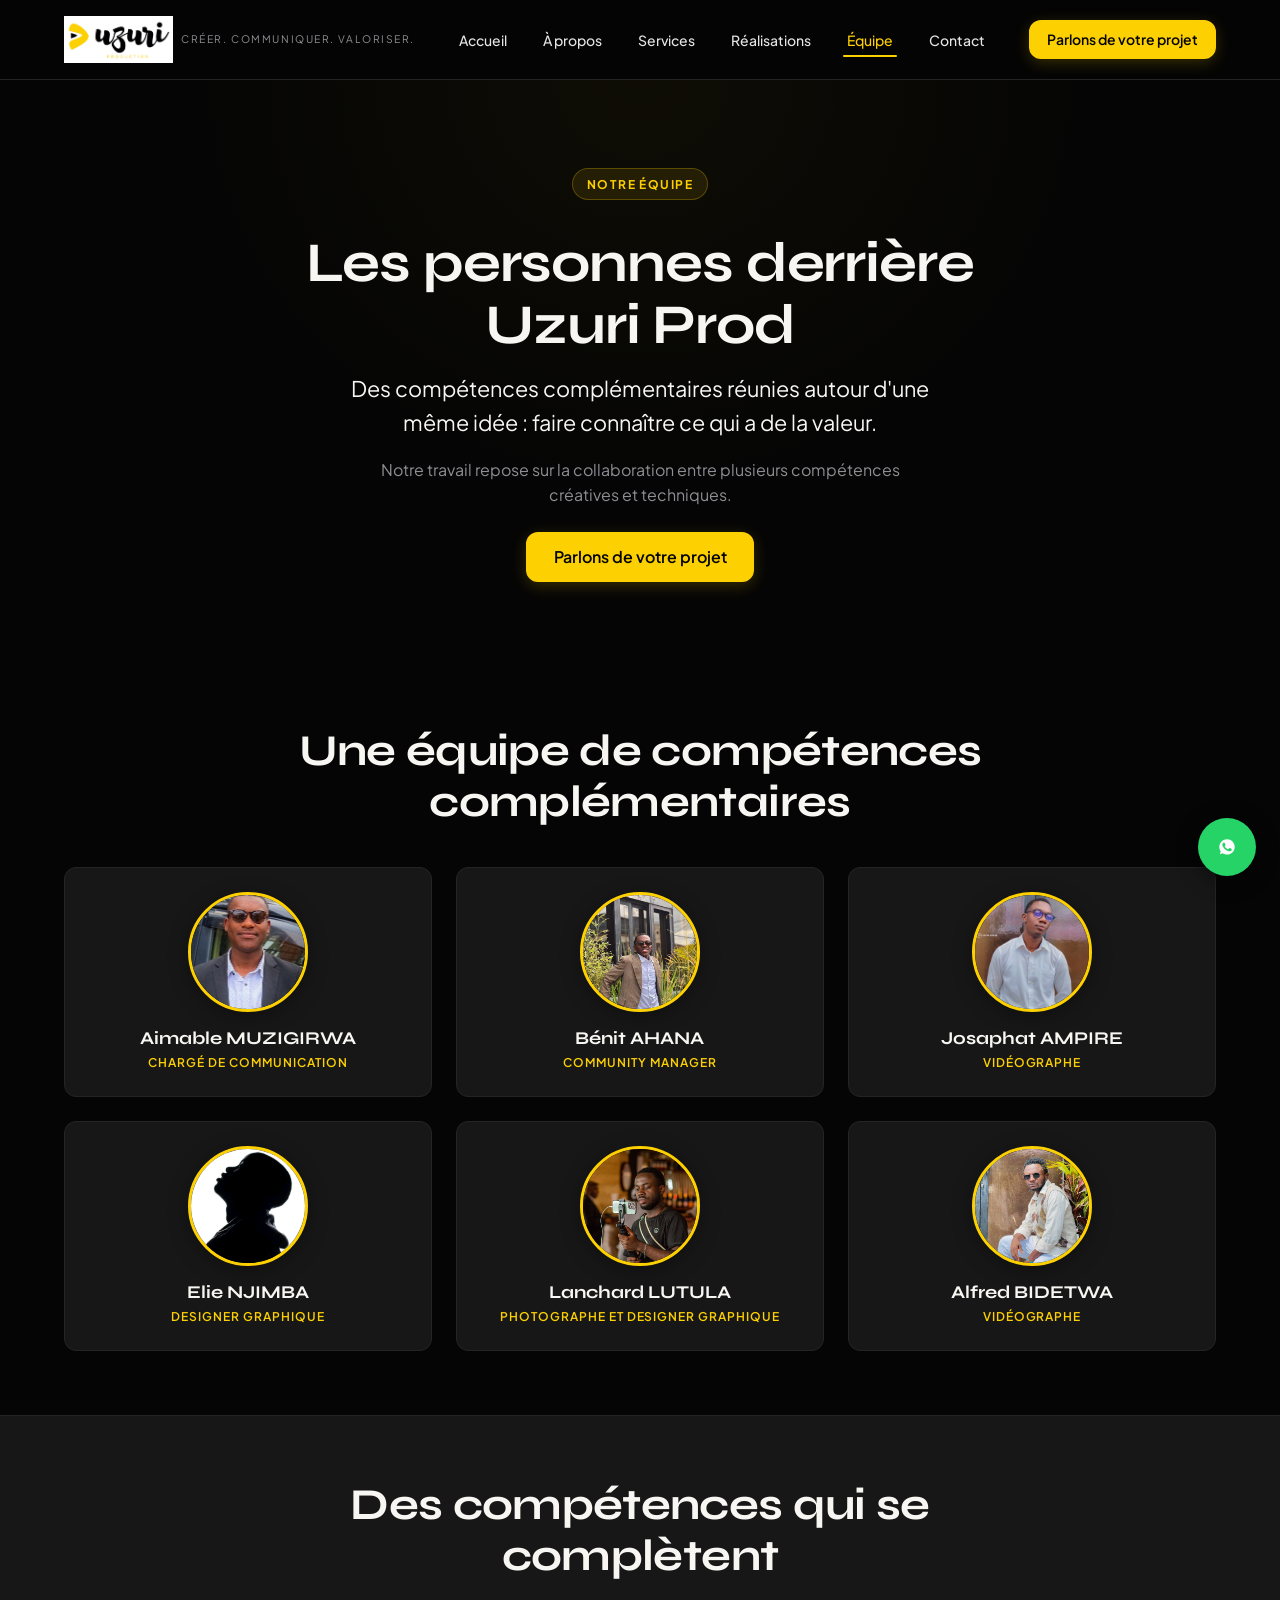
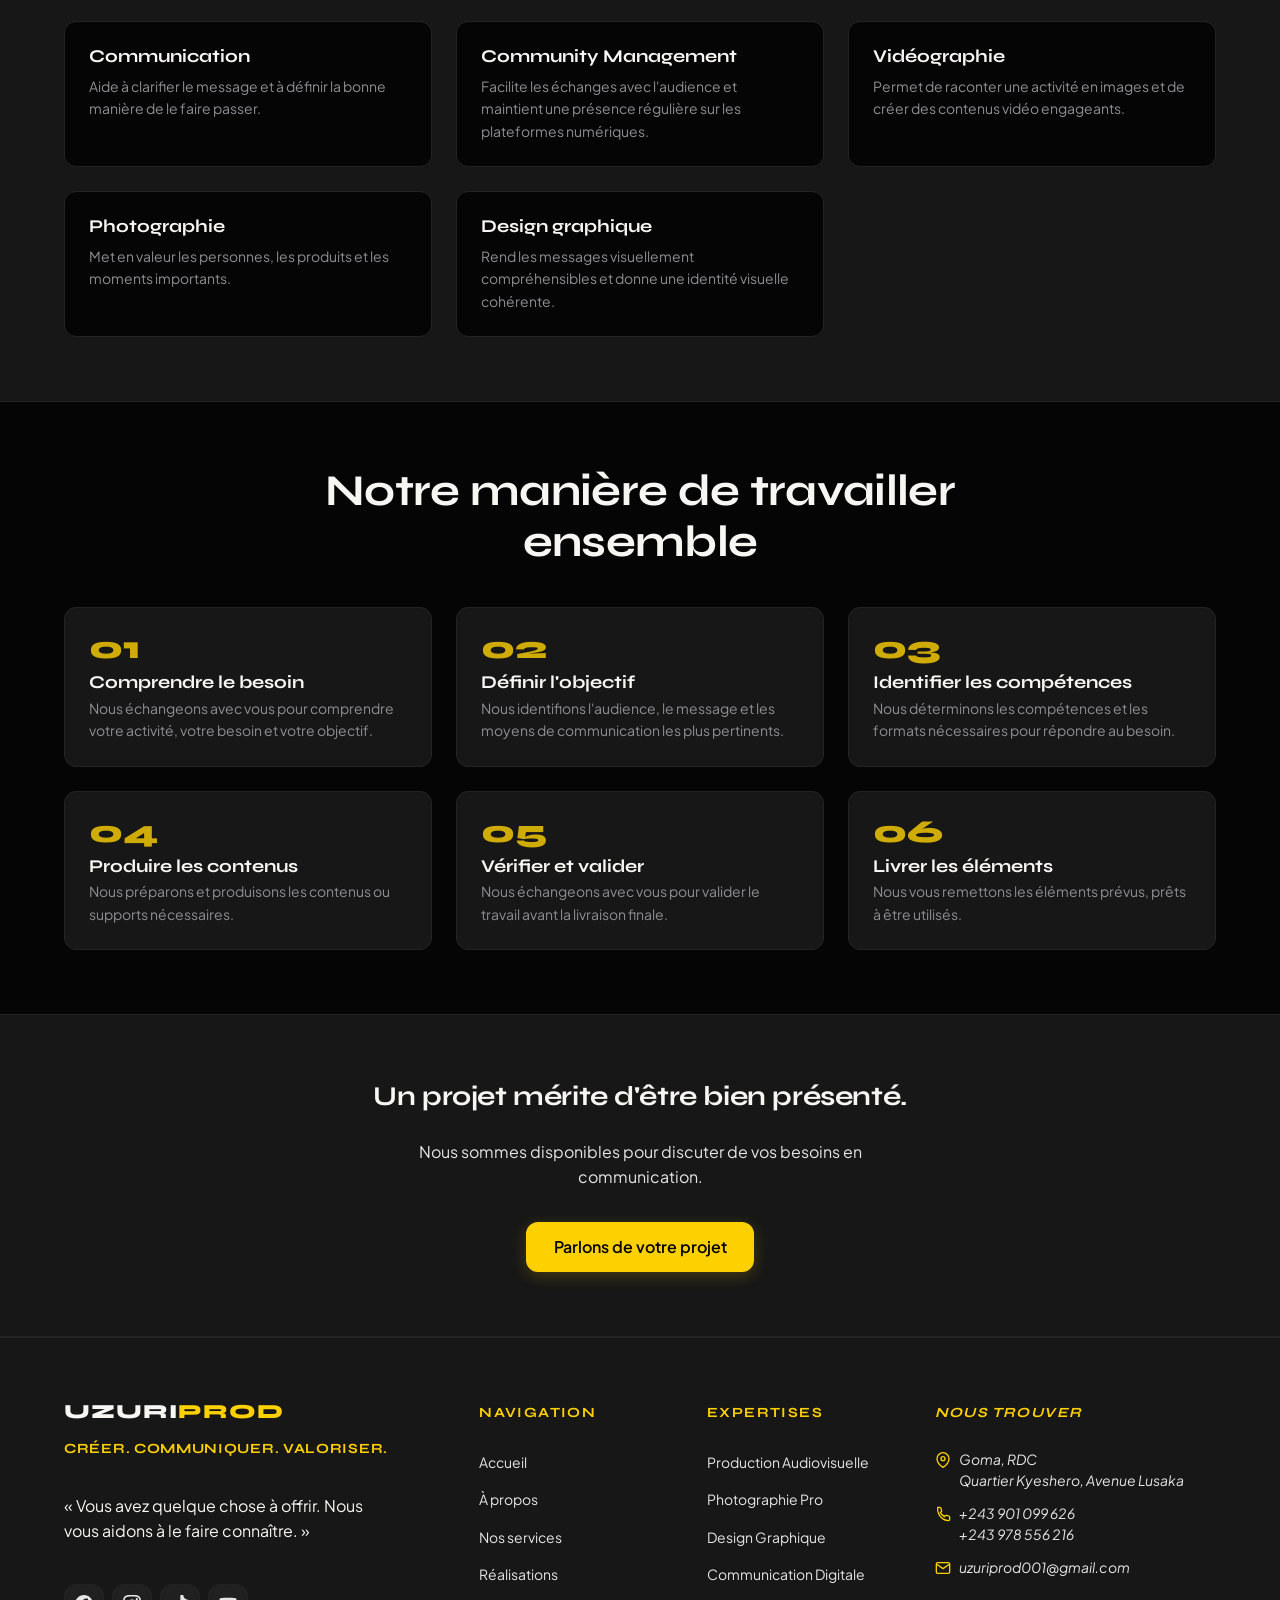
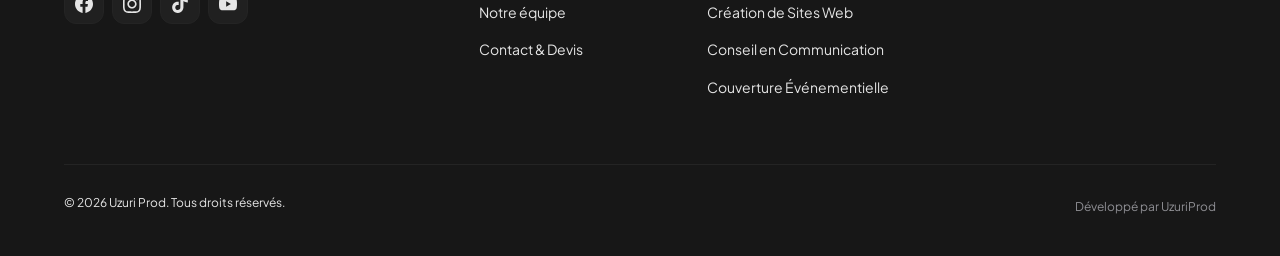
<file: equipe.html>
<!DOCTYPE html>
<html lang="fr">
<head>
  <meta charset="UTF-8">
  <meta name="viewport" content="width=device-width, initial-scale=1.0">

  <!-- SEO -->
  <title>Notre équipe | Uzuri Prod — Goma</title>
  <meta name="description" content="Découvrez l'équipe Uzuri Prod : des compétences complémentaires en communication, community management, vidéographie, photographie et design graphique.">
  <meta name="robots" content="index, follow">

  <meta property="og:type" content="website">
  <meta property="og:title" content="Notre équipe | Uzuri Prod — Goma">
  <meta property="og:description" content="Découvrez l'équipe Uzuri Prod : des compétences complémentaires en communication, community management, vidéographie, photographie et design graphique.">
  <meta property="og:url" content="https://uzuriprod.com/equipe.html">
  <meta property="og:image" content="images/general/og-uzuri-prod.jpg">
  <meta property="og:locale" content="fr_CD">

  <link rel="preconnect" href="https://fonts.googleapis.com">
  <link rel="preconnect" href="https://fonts.gstatic.com" crossorigin>
  <link href="https://fonts.googleapis.com/css2?family=Plus+Jakarta+Sans:wght@400;500;600;700&family=Syne:wght@700;800&display=swap" rel="stylesheet">

  <link rel="stylesheet" href="css/style.css">
  <link rel="stylesheet" href="css/responsive.css">
</head>
<body>

    <header class="site-header" id="site-header">
    <div class="container site-header-container">

      <a href="index.html" class="site-logo" aria-label="Uzuri Prod – Retour à l'accueil">
        <img src="images/logo/uzurilogo.jpeg" alt="Logo Uzuri Prod" class="site-logo-image" width="48" height="48">
        <div class="site-logo-text">
          <span class="site-logo-baseline" style="text-transform: uppercase;">Créer. Communiquer. Valoriser.</span>
        </div>
      </a>

      <nav class="site-nav" id="primary-navigation" aria-label="Navigation principale">
        <ul class="site-nav-list">
          <li><a href="index.html" class="site-nav-link">Accueil</a></li>
          <li><a href="a-propos.html" class="site-nav-link">À propos</a></li>
          <li><a href="services.html" class="site-nav-link">Services</a></li>
          <li><a href="portfolio.html" class="site-nav-link">Réalisations</a></li>
          <li><a href="equipe.html" class="site-nav-link active" aria-current="page">Équipe</a></li>
          <li><a href="contact.html" class="site-nav-link">Contact</a></li>
        </ul>
      </nav>

      <div class="site-header-actions">
        <a href="contact.html" class="btn btn-primary btn-sm">Parlons de votre projet</a>
      </div>

      <button type="button" class="menu-toggle" aria-label="Ouvrir le menu" aria-expanded="false" aria-controls="primary-navigation">
        <span class="menu-toggle-icon" aria-hidden="true">
          <span class="menu-toggle-bar"></span>
          <span class="menu-toggle-bar"></span>
          <span class="menu-toggle-bar"></span>
        </span>
      </button>

    </div>
  </header>

  <main class="site-main" id="main-content">

    <!-- 1. HERO -->
    <section class="team-hero section" aria-label="Présentation de l'équipe">
      <div class="container">
        <div class="team-hero-inner">
          <span class="section-tag">Notre équipe</span>
          <h1 class="team-hero-title">Les personnes derrière Uzuri Prod</h1>
          <p class="team-hero-subtitle">
            Des compétences complémentaires réunies autour d'une même idée : faire connaître ce qui a de la valeur.
          </p>
          <p class="team-hero-desc">
            Notre travail repose sur la collaboration entre plusieurs compétences créatives et techniques.
          </p>
          <div class="hero-actions justify-center">
            <a href="contact.html" class="btn btn-primary">Parlons de votre projet</a>
          </div>
        </div>
      </div>
    </section>

    <!-- 2. PRÉSENTATION DE L'ÉQUIPE -->
    <section class="team-section section" aria-labelledby="team-title">
      <div class="container">

        <header class="section-header">
          <h2 class="section-title" id="team-title">Une équipe de compétences complémentaires</h2>
        </header>

        <div class="team-grid team-grid--page">

          <a href="https://www.linkedin.com/in/aimable-muzigirwa-38249633b/" target="_blank" rel="noopener noreferrer" class="team-card team-card--link">
            <img src="images/team/aimable.jpeg" alt="Aimable MUZIGIRWA — Chargé de communication" class="team-photo" width="200" height="200" loading="lazy">
            <div class="team-info">
              <h3 class="team-name">Aimable MUZIGIRWA</h3>
              <p class="team-role">Chargé de communication</p>
            </div>
            <span class="team-link-icon" aria-hidden="true">
              <svg width="16" height="16" viewBox="0 0 24 24" fill="none" stroke="currentColor" stroke-width="2"><line x1="7" y1="17" x2="17" y2="7"></line><polyline points="7 7 17 7 17 17"></polyline></svg>
            </span>
          </a>

          <a href="https://www.facebook.com/profile.php?id=61585584363102" target="_blank" rel="noopener noreferrer" class="team-card team-card--link">
            <img src="images/team/benit.jpeg" alt="Bénit AHANA — Community Manager" class="team-photo" width="200" height="200" loading="lazy">
            <div class="team-info">
              <h3 class="team-name">Bénit AHANA</h3>
              <p class="team-role">Community Manager</p>
            </div>
            <span class="team-link-icon" aria-hidden="true">
              <svg width="16" height="16" viewBox="0 0 24 24" fill="none" stroke="currentColor" stroke-width="2"><line x1="7" y1="17" x2="17" y2="7"></line><polyline points="7 7 17 7 17 17"></polyline></svg>
            </span>
          </a>

          <a href="https://www.facebook.com/josaphat.bujiriri.1" target="_blank" rel="noopener noreferrer" class="team-card team-card--link">
            <img src="images/team/Josaphat.jpeg" alt="Josaphat AMPIRE — Vidéographe" class="team-photo" width="200" height="200" loading="lazy">
            <div class="team-info">
              <h3 class="team-name">Josaphat AMPIRE</h3>
              <p class="team-role">Vidéographe</p>
            </div>
            <span class="team-link-icon" aria-hidden="true">
              <svg width="16" height="16" viewBox="0 0 24 24" fill="none" stroke="currentColor" stroke-width="2"><line x1="7" y1="17" x2="17" y2="7"></line><polyline points="7 7 17 7 17 17"></polyline></svg>
            </span>
          </a>

          <a href="https://www.instagram.com/el.ie18778/" target="_blank" rel="noopener noreferrer" class="team-card team-card--link">
            <img src="images/team/elie.jpeg" alt="Elie NJIMBA — Designer graphique" class="team-photo" width="200" height="200" loading="lazy">
            <div class="team-info">
              <h3 class="team-name">Elie NJIMBA</h3>
              <p class="team-role">Designer graphique</p>
            </div>
            <span class="team-link-icon" aria-hidden="true">
              <svg width="16" height="16" viewBox="0 0 24 24" fill="none" stroke="currentColor" stroke-width="2"><line x1="7" y1="17" x2="17" y2="7"></line><polyline points="7 7 17 7 17 17"></polyline></svg>
            </span>
          </a>

          <article class="team-card">
            <img src="images/team/lanchard.jpeg" alt="Lanchard LUTULA — Photographe et Designer graphique" class="team-photo" width="200" height="200" loading="lazy">
            <div class="team-info">
              <h3 class="team-name">Lanchard LUTULA</h3>
              <p class="team-role">Photographe et Designer graphique</p>
            </div>
          </article>

          <a href="https://www.facebook.com/technicienalfred.bidetwa" target="_blank" rel="noopener noreferrer" class="team-card team-card--link">
            <img src="images/team/alfred.jpeg" alt="Alfred BIDETWA — Vidéographe" class="team-photo" width="200" height="200" loading="lazy">
            <div class="team-info">
              <h3 class="team-name">Alfred BIDETWA</h3>
              <p class="team-role">Vidéographe</p>
            </div>
            <span class="team-link-icon" aria-hidden="true">
              <svg width="16" height="16" viewBox="0 0 24 24" fill="none" stroke="currentColor" stroke-width="2"><line x1="7" y1="17" x2="17" y2="7"></line><polyline points="7 7 17 7 17 17"></polyline></svg>
            </span>
          </a>

        </div>

      </div>
    </section>

    <!-- 3. COMPÉTENCES COMPLÉMENTAIRES -->
    <section class="team-skills section" aria-labelledby="skills-title">
      <div class="container">

        <header class="section-header">
          <h2 class="section-title" id="skills-title">Des compétences qui se complètent</h2>
        </header>

        <div class="team-skills-grid">

          <div class="team-skill-card">
            <h3 class="team-skill-title">Communication</h3>
            <p class="team-skill-desc">
              Aide à clarifier le message et à définir la bonne manière de le faire passer.
            </p>
          </div>

          <div class="team-skill-card">
            <h3 class="team-skill-title">Community Management</h3>
            <p class="team-skill-desc">
              Facilite les échanges avec l'audience et maintient une présence régulière sur les plateformes numériques.
            </p>
          </div>

          <div class="team-skill-card">
            <h3 class="team-skill-title">Vidéographie</h3>
            <p class="team-skill-desc">
              Permet de raconter une activité en images et de créer des contenus vidéo engageants.
            </p>
          </div>

          <div class="team-skill-card">
            <h3 class="team-skill-title">Photographie</h3>
            <p class="team-skill-desc">
              Met en valeur les personnes, les produits et les moments importants.
            </p>
          </div>

          <div class="team-skill-card">
            <h3 class="team-skill-title">Design graphique</h3>
            <p class="team-skill-desc">
              Rend les messages visuellement compréhensibles et donne une identité visuelle cohérente.
            </p>
          </div>

        </div>

      </div>
    </section>

    <!-- 4. NOTRE MANIÈRE DE TRAVAILLER ENSEMBLE -->
    <section class="team-process section" aria-labelledby="team-process-title">
      <div class="container">

        <header class="section-header">
          <h2 class="section-title" id="team-process-title">Notre manière de travailler ensemble</h2>
        </header>

        <ol class="team-process-list">

          <li class="team-process-step">
            <span class="team-process-number" aria-hidden="true">01</span>
            <div class="team-process-content">
              <h3 class="team-process-step-title">Comprendre le besoin</h3>
              <p>Nous échangeons avec vous pour comprendre votre activité, votre besoin et votre objectif.</p>
            </div>
          </li>

          <li class="team-process-step">
            <span class="team-process-number" aria-hidden="true">02</span>
            <div class="team-process-content">
              <h3 class="team-process-step-title">Définir l'objectif</h3>
              <p>Nous identifions l'audience, le message et les moyens de communication les plus pertinents.</p>
            </div>
          </li>

          <li class="team-process-step">
            <span class="team-process-number" aria-hidden="true">03</span>
            <div class="team-process-content">
              <h3 class="team-process-step-title">Identifier les compétences</h3>
              <p>Nous déterminons les compétences et les formats nécessaires pour répondre au besoin.</p>
            </div>
          </li>

          <li class="team-process-step">
            <span class="team-process-number" aria-hidden="true">04</span>
            <div class="team-process-content">
              <h3 class="team-process-step-title">Produire les contenus</h3>
              <p>Nous préparons et produisons les contenus ou supports nécessaires.</p>
            </div>
          </li>

          <li class="team-process-step">
            <span class="team-process-number" aria-hidden="true">05</span>
            <div class="team-process-content">
              <h3 class="team-process-step-title">Vérifier et valider</h3>
              <p>Nous échangeons avec vous pour valider le travail avant la livraison finale.</p>
            </div>
          </li>

          <li class="team-process-step">
            <span class="team-process-number" aria-hidden="true">06</span>
            <div class="team-process-content">
              <h3 class="team-process-step-title">Livrer les éléments</h3>
              <p>Nous vous remettons les éléments prévus, prêts à être utilisés.</p>
            </div>
          </li>

        </ol>

      </div>
    </section>

    <!-- 5. CONCLUSION -->
    <section class="team-conclusion section" aria-labelledby="team-conclusion-title">
      <div class="container">
        <div class="team-conclusion-box">
          <h2 class="team-conclusion-title" id="team-conclusion-title">Un projet mérite d'être bien présenté.</h2>
          <p class="team-conclusion-desc">
            Nous sommes disponibles pour discuter de vos besoins en communication.
          </p>
          <div class="team-conclusion-actions">
            <a href="contact.html" class="btn btn-primary">Parlons de votre projet</a>
          </div>
        </div>
      </div>
    </section>

  </main>  <a href="https://wa.me/243901099626?text=Bonjour%20Uzuri%20Prod%2C%20je%20souhaite%20en%20savoir%20plus%20sur%20vos%20services." class="floating-whatsapp" target="_blank" rel="noopener noreferrer" aria-label="Contacter Uzuri Prod sur WhatsApp">
    <svg viewBox="0 0 24 24" fill="currentColor" aria-hidden="true"><path d="M12.031 6.172c-3.181 0-5.767 2.586-5.768 5.766-.001 1.298.38 2.27 1.019 3.287l-.582 2.128 2.182-.573c.978.58 1.911.928 3.145.929 3.178 0 5.767-2.587 5.768-5.766.001-3.187-2.575-5.771-5.764-5.771zm3.392 8.244c-.144.405-.837.774-1.17.824-.299.045-.677.063-1.092-.069-.252-.08-.575-.187-.988-.365-1.739-.751-2.874-2.502-2.961-2.617-.087-.116-.708-.94-.708-1.793s.448-1.273.607-1.446c.159-.173.346-.217.462-.217l.332.007c.106.005.249-.04.39.298.144.347.491 1.2.534 1.287.043.087.072.188.014.304-.058.116-.087.188-.173.289l-.26.304c-.087.086-.177.18-.076.354.101.174.449.741.964 1.201.662.591 1.221.774 1.394.86s.275.072.376-.043c.101-.116.433-.506.549-.68.116-.173.231-.145.39-.087s1.011.477 1.184.564.289.13.332.203c.043.072.043.419-.101.824z"/></svg>
  </a>

    <footer class="site-footer">
    <div class="container">
      <div class="footer-top">
        <div class="footer-brand">
          <a href="index.html" class="site-logo" aria-label="Uzuri Prod">
            <span class="site-logo-title">UZURI<span>PROD</span></span>
          </a>
          <p class="footer-tagline">Créer. Communiquer. Valoriser.</p>
          <p class="footer-promise">« Vous avez quelque chose à offrir. Nous vous aidons à le faire connaître. »</p>
          <div class="footer-social-links" aria-label="Nos réseaux sociaux">
            <a href="https://www.facebook.com/profile.php?id=61589307002819" class="social-link" target="_blank" rel="noopener noreferrer" aria-label="Uzuri Prod sur Facebook"><svg width="18" height="18" viewBox="0 0 24 24" fill="currentColor" aria-hidden="true"><path d="M24 12.073c0-6.627-5.373-12-12-12s-12 5.373-12 12c0 5.99 4.388 10.954 10.125 11.854v-8.385H7.078v-3.47h3.047V9.43c0-3.007 1.792-4.669 4.533-4.669 1.312 0 2.686.235 2.686.235v2.953H15.83c-1.491 0-1.956.925-1.956 1.874v2.25h3.328l-.532 3.47h-2.796v8.385C19.612 23.027 24 18.062 24 12.073z"/></svg></a>
            <a href="https://www.instagram.com/uzuri.prod/" class="social-link" target="_blank" rel="noopener noreferrer" aria-label="Uzuri Prod sur Instagram"><svg width="18" height="18" viewBox="0 0 24 24" fill="currentColor" aria-hidden="true"><path d="M12 2.163c3.204 0 3.584.012 4.85.07 3.252.148 4.771 1.691 4.919 4.919.058 1.265.069 1.645.069 4.849 0 3.205-.012 3.584-.069 4.849-.149 3.225-1.664 4.771-4.919 4.919-1.266.058-1.644.07-4.85.07-3.204 0-3.584-.012-4.849-.07-3.26-.149-4.771-1.699-4.919-4.92-.058-1.265-.07-1.644-.07-4.849 0-3.204.013-3.583.07-4.849.149-3.227 1.664-4.771 4.919-4.919 1.266-.057 1.645-.069 4.849-.069zm0-2.163c-3.259 0-3.667.014-4.947.072-4.358.2-6.78 2.618-6.98 6.98-.059 1.281-.073 1.689-.073 4.948 0 3.259.014 3.668.072 4.948.2 4.358 2.618 6.78 6.98 6.98 1.281.058 1.689.072 4.948.072 3.259 0 3.668-.014 4.948-.072 4.354-.2 6.782-2.618 6.979-6.98.059-1.28.073-1.689.073-4.948 0-3.259-.014-3.667-.072-4.947-.196-4.354-2.617-6.78-6.979-6.98-1.281-.059-1.69-.073-4.949-.073zm0 5.838c-3.403 0-6.162 2.759-6.162 6.162s2.759 6.163 6.162 6.163 6.162-2.759 6.162-6.163c0-3.403-2.759-6.162-6.162-6.162zm0 10.162c-2.209 0-4-1.79-4-4 0-2.209 1.791-4 4-4s4 1.791 4 4c0 2.21-1.791 4-4 4zm6.406-11.845c-.796 0-1.441.645-1.441 1.44s.645 1.44 1.441 1.44c.795 0 1.439-.645 1.439-1.44s-.644-1.44-1.439-1.44z"/></svg></a>
            <a href="https://vm.tiktok.com/ZS9AsxberNShC-7WgtN" class="social-link" target="_blank" rel="noopener noreferrer" aria-label="Uzuri Prod sur TikTok"><svg width="18" height="18" viewBox="0 0 24 24" fill="currentColor" aria-hidden="true"><path d="M12.525.02c1.31-.02 2.61-.01 3.91-.02.08 1.53.63 3.09 1.75 4.17 1.12 1.11 2.7 1.62 4.24 1.79v4.03c-1.44-.05-2.89-.35-4.2-.97-.57-.26-1.1-.59-1.62-1.01-.01 2.92.01 5.84-.02 8.75-.08 1.4-.54 2.79-1.35 3.94-1.31 1.92-3.58 3.17-5.91 3.21-1.43.08-2.86-.31-4.08-1.03-2.02-1.19-3.44-3.37-3.65-5.71-.02-.5-.03-1-.01-1.49.18-1.9 1.12-3.72 2.58-4.96 1.66-1.44 3.98-2.13 6.15-1.72.02 1.48-.04 2.96-.04 4.44-.99-.32-2.15-.23-3.02.37-.63.41-1.11 1.04-1.36 1.75-.21.51-.24 1.07-.14 1.61.24 1.64 1.82 3.02 3.5 2.87 1.12-.01 2.19-.66 2.77-1.61.19-.33.4-.67.41-1.06.1-1.79.06-3.57.07-5.36.01-4.03-.01-8.05.02-12.07z"/></svg></a>
            <a href="https://www.youtube.com/channel/UCkM2fXLYiuHmBgcOIvH55cw" class="social-link" target="_blank" rel="noopener noreferrer" aria-label="Uzuri Prod sur YouTube"><svg width="18" height="18" viewBox="0 0 24 24" fill="currentColor" aria-hidden="true"><path d="M23.498 6.186a3.016 3.016 0 0 0-2.122-2.136C19.505 3.545 12 3.545 12 3.545s-7.505 0-9.377.505A3.017 3.017 0 0 0 .502 6.186C0 8.07 0 12 0 12s0 3.93.502 5.814a3.016 3.016 0 0 0 2.122 2.136c1.871.505 9.376.505 9.376.505s7.505 0 9.377-.505a3.015 3.015 0 0 0 2.122-2.136C24 15.93 24 12 24 12s0-3.93-.502-5.814zM9.545 15.568V8.432L15.818 12l-6.273 3.568z"/></svg></a>
          </div>
        </div>
        <nav aria-label="Navigation du footer">
          <p class="footer-heading">Navigation</p>
          <ul class="footer-nav-list">
            <li><a href="index.html" class="footer-nav-link">Accueil</a></li>
            <li><a href="a-propos.html" class="footer-nav-link">À propos</a></li>
            <li><a href="services.html" class="footer-nav-link">Nos services</a></li>
            <li><a href="portfolio.html" class="footer-nav-link">Réalisations</a></li>
            <li><a href="equipe.html" class="footer-nav-link">Notre équipe</a></li>
            <li><a href="contact.html" class="footer-nav-link">Contact & Devis</a></li>
          </ul>
        </nav>
        <nav aria-label="Nos expertises">
          <p class="footer-heading">Expertises</p>
          <ul class="footer-nav-list">
            <li><a href="services.html" class="footer-nav-link">Production Audiovisuelle</a></li>
            <li><a href="services.html" class="footer-nav-link">Photographie Pro</a></li>
            <li><a href="services.html" class="footer-nav-link">Design Graphique</a></li>
            <li><a href="services.html" class="footer-nav-link">Communication Digitale</a></li>
            <li><a href="services.html" class="footer-nav-link">Création de Sites Web</a></li>
            <li><a href="services.html" class="footer-nav-link">Conseil en Communication</a></li>
            <li><a href="services.html" class="footer-nav-link">Couverture Événementielle</a></li>
          </ul>
        </nav>
        <address>
          <p class="footer-heading">Nous trouver</p>
          <ul class="footer-contact-list">
            <li class="footer-contact-item">
              <svg width="16" height="16" viewBox="0 0 24 24" fill="none" stroke="currentColor" stroke-width="2" aria-hidden="true"><path d="M21 10c0 7-9 13-9 13s-9-6-9-13a9 9 0 0 1 18 0z"></path><circle cx="12" cy="10" r="3"></circle></svg>
              <span>Goma, RDC<br>Quartier Kyeshero, Avenue Lusaka</span>
            </li>
            <li class="footer-contact-item">
              <svg width="16" height="16" viewBox="0 0 24 24" fill="none" stroke="currentColor" stroke-width="2" aria-hidden="true"><path d="M22 16.92v3a2 2 0 0 1-2.18 2 19.79 19.79 0 0 1-8.63-3.07A19.5 19.5 0 0 1 4.11 2h3a2 2 0 0 1 2 1.72 12.84 12.84 0 0 0 .7 2.81 2 2 0 0 1-.45 2.11L8.09 9.91a16 16 0 0 0 6 6l1.27-1.27a2 2 0 0 1 2.11-.45 12.84 12.84 0 0 0 2.81.7A2 2 0 0 1 22 16.92z"></path></svg>
              <span><a href="tel:+243901099626">+243 901 099 626</a><br><a href="tel:+243978556216">+243 978 556 216</a></span>
            </li>
            <li class="footer-contact-item">
              <svg width="16" height="16" viewBox="0 0 24 24" fill="none" stroke="currentColor" stroke-width="2" aria-hidden="true"><path d="M4 4h16c1.1 0 2 .9 2 2v12c0 1.1-.9 2-2 2H4c-1.1 0-2-.9-2-2V6c0-1.1.9-2 2-2z"></path><polyline points="22,6 12,13 2,6"></polyline></svg>
              <a href="mailto:uzuriprod001@gmail.com">uzuriprod001@gmail.com</a>
            </li>
          </ul>
        </address>
      </div>
      <div class="footer-bottom">
        <p>&copy; 2026 Uzuri Prod. Tous droits réservés.</p>
        <p class="footer-developer">Développé par UzuriProd</p>
      </div>
    </div>
  </footer>

  <script src="js/main.js"></script>
</body>
</html>
</file>
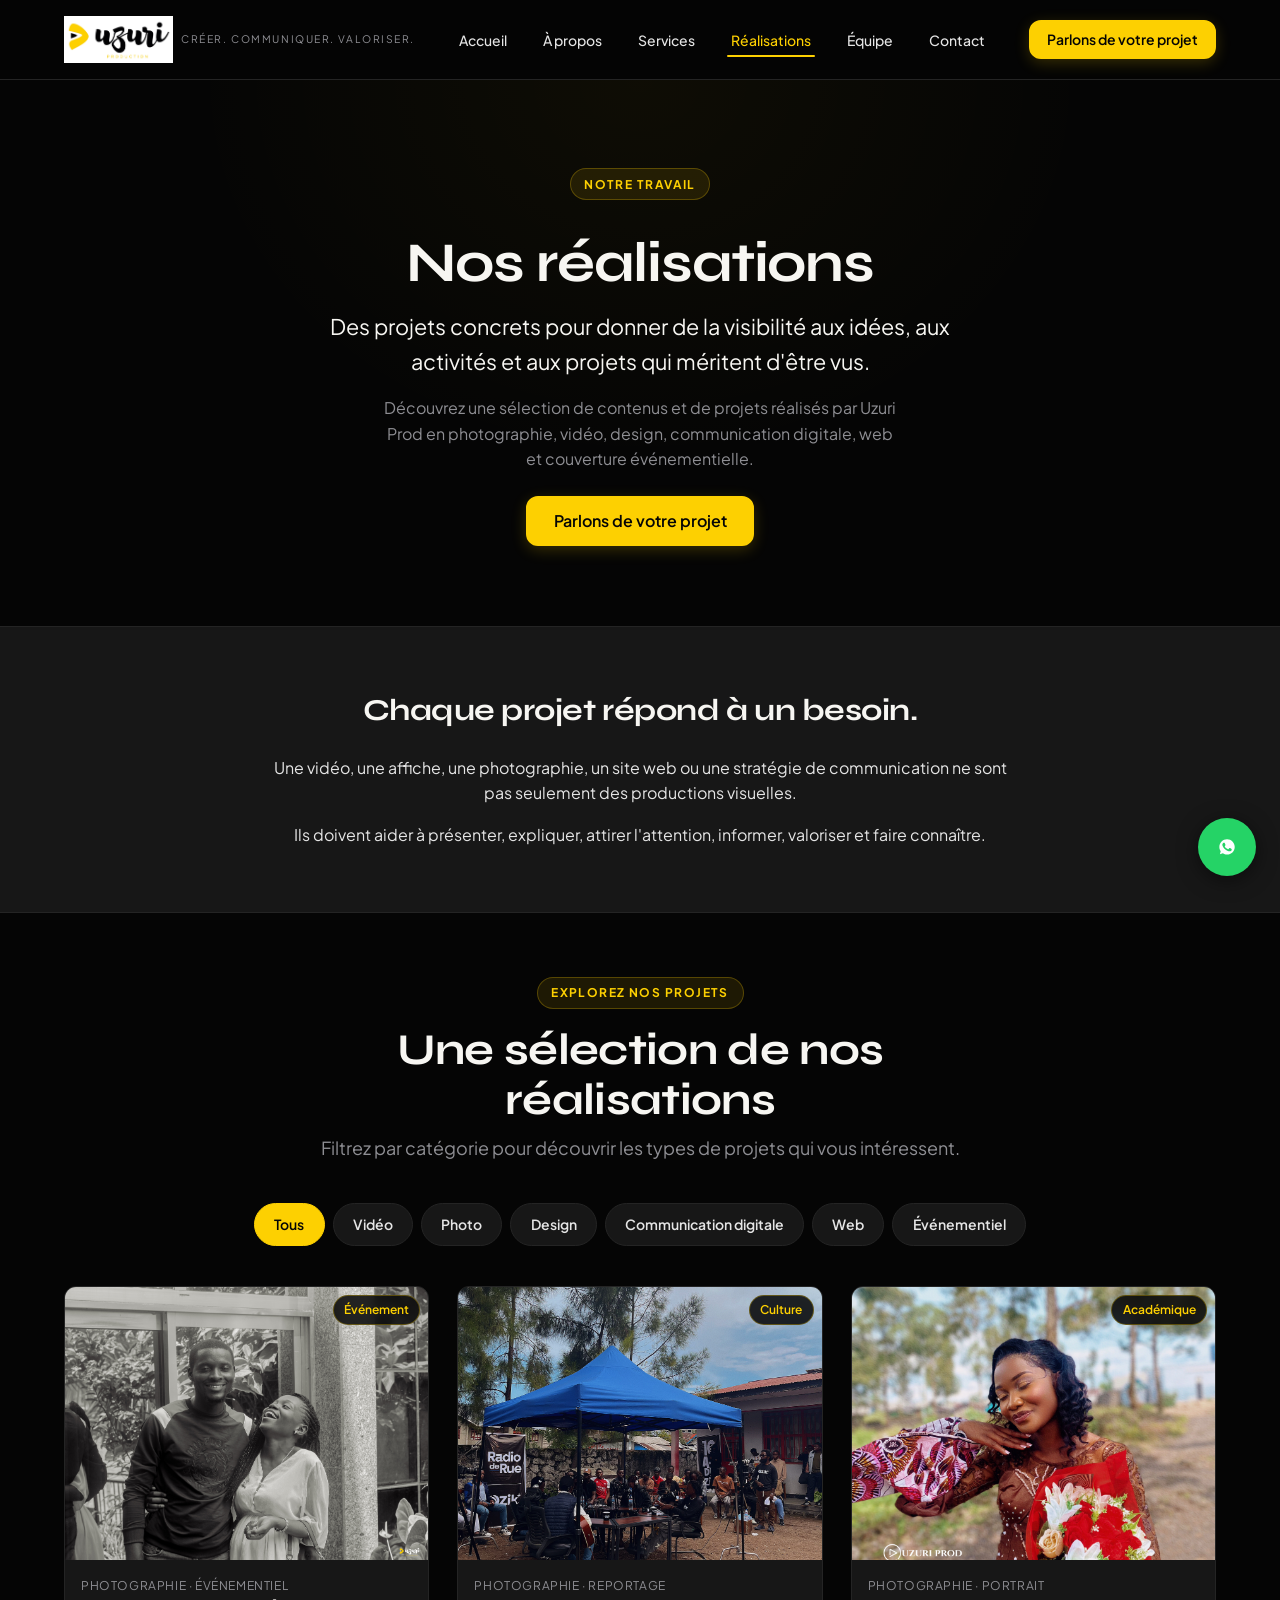
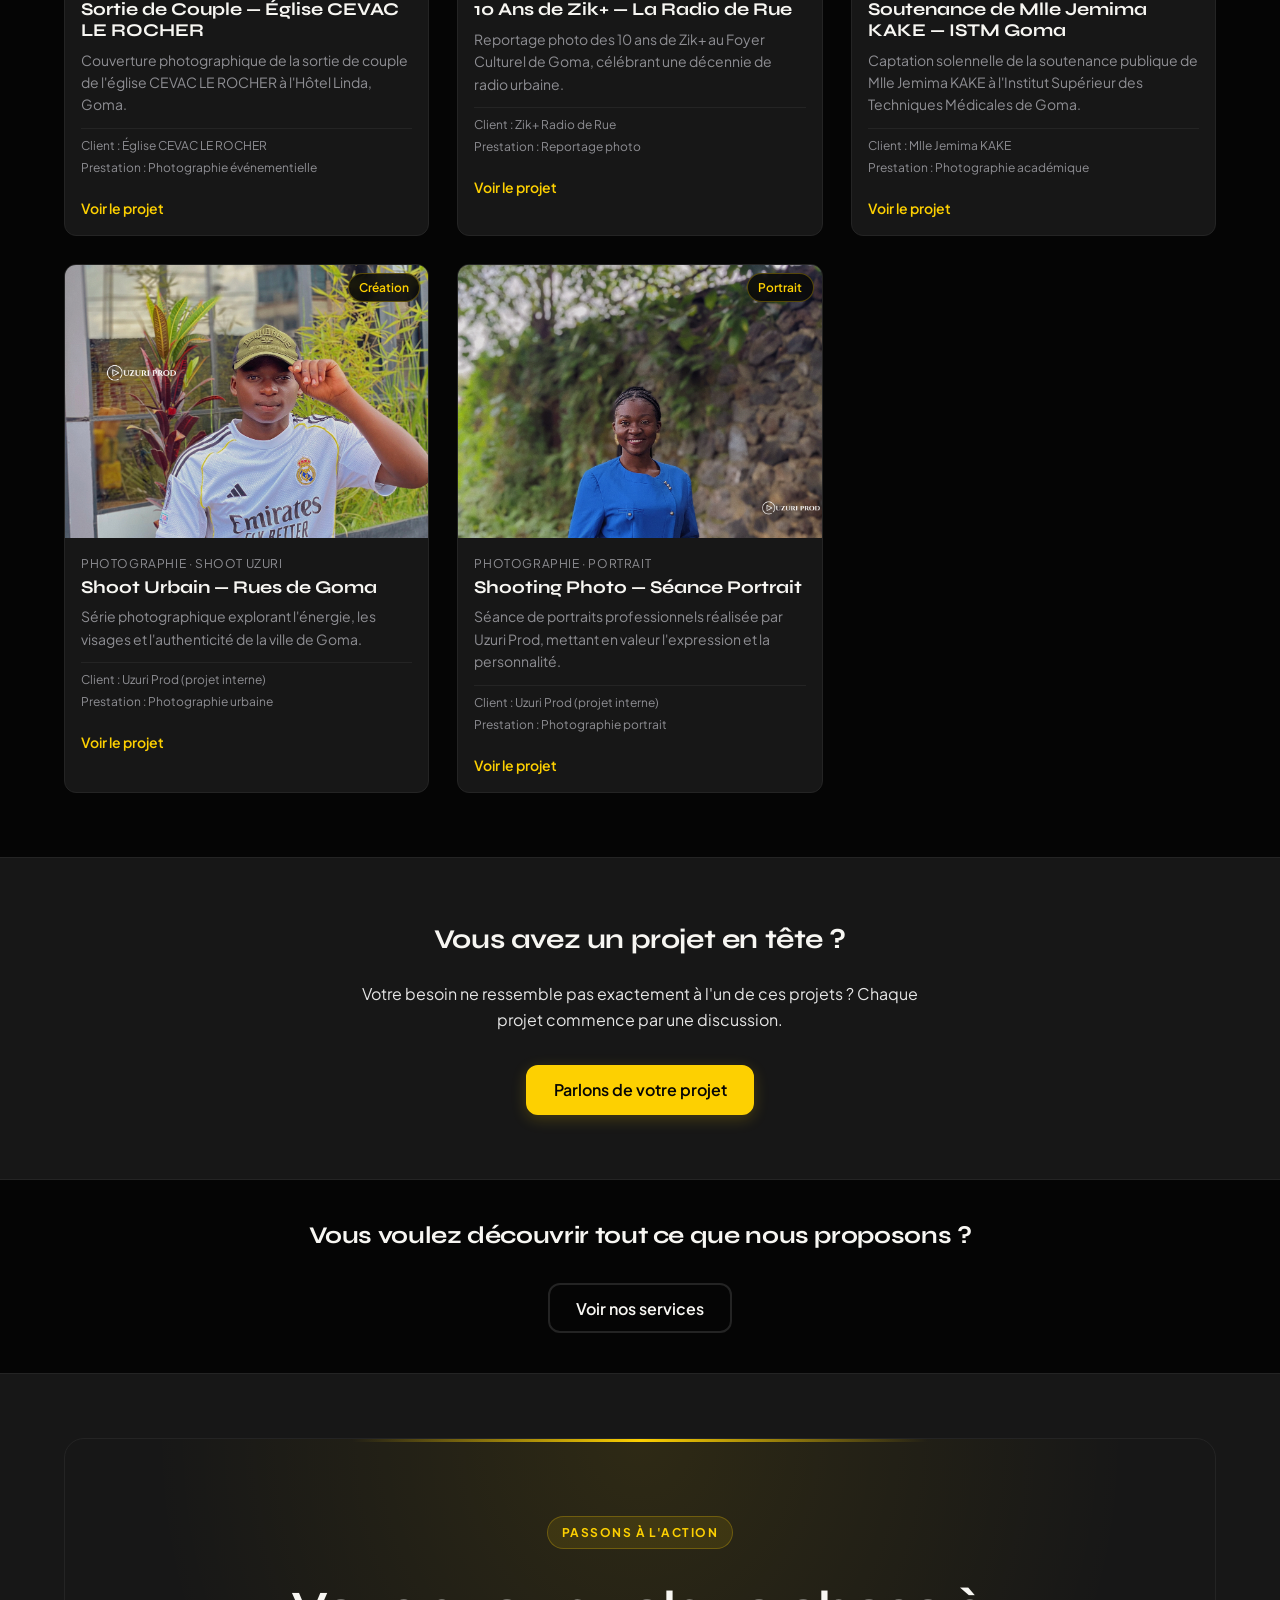
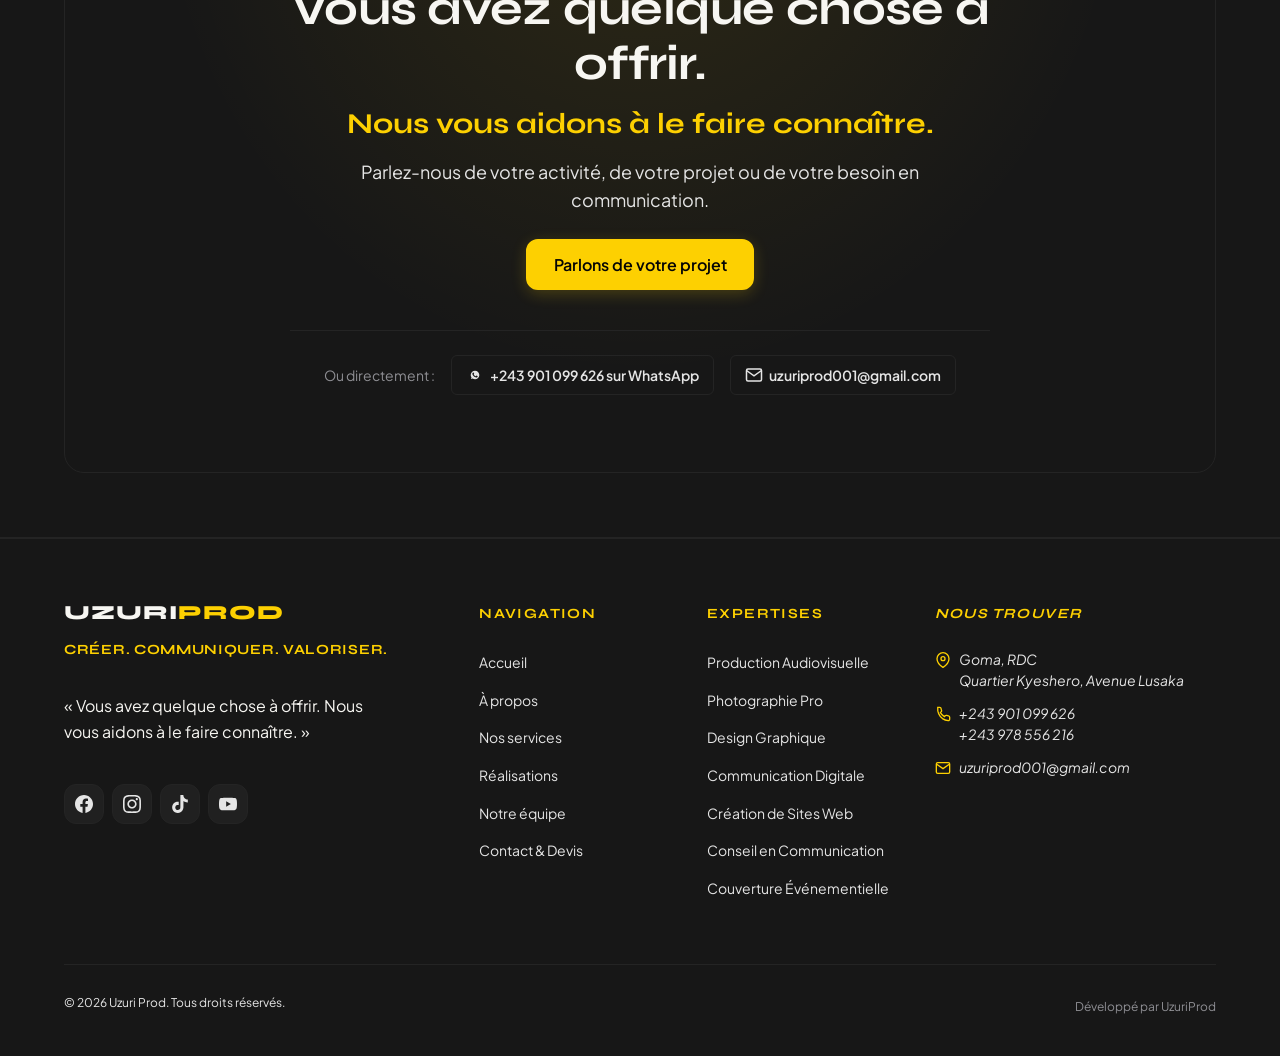
<file: portfolio.html>
<!DOCTYPE html>
<html lang="fr">
<head>
  <meta charset="UTF-8">
  <meta name="viewport" content="width=device-width, initial-scale=1.0">

  <!-- SEO : Titre unique et description naturelle -->
  <title>Nos réalisations | Portfolio Uzuri Prod - Goma</title>
  <meta name="description" content="Découvrez les réalisations d'Uzuri Prod à Goma : photographie, couverture événementielle, production audiovisuelle, design graphique, communication digitale et création web.">
  <meta name="robots" content="index, follow">

  <!-- Open Graph -->
  <meta property="og:type" content="website">
  <meta property="og:title" content="Nos réalisations | Portfolio Uzuri Prod - Goma">
  <meta property="og:description" content="Découvrez les réalisations d'Uzuri Prod à Goma : photographie, couverture événementielle, production audiovisuelle, design graphique, communication digitale et création web.">
  <meta property="og:url" content="https://uzuriprod.com/portfolio.html">
  <meta property="og:image" content="images/general/og-uzuri-prod.jpg">
  <meta property="og:locale" content="fr_CD">

  <!-- Polices Google Fonts -->
  <link rel="preconnect" href="https://fonts.googleapis.com">
  <link rel="preconnect" href="https://fonts.gstatic.com" crossorigin>
  <link href="https://fonts.googleapis.com/css2?family=Plus+Jakarta+Sans:wght@400;500;600;700&family=Syne:wght@700;800&display=swap" rel="stylesheet">

  <!-- Feuilles de style -->
  <link rel="stylesheet" href="css/style.css">
  <link rel="stylesheet" href="css/responsive.css">
</head>
<body>

  <header class="site-header" id="site-header">
    <div class="container site-header-container">

      <a href="index.html" class="site-logo" aria-label="Uzuri Prod – Retour à l'accueil">
        <img src="images/logo/uzurilogo.jpeg" alt="Logo Uzuri Prod" class="site-logo-image" width="48" height="48">
        <div class="site-logo-text">
          <span class="site-logo-baseline" style="text-transform: uppercase;">Créer. Communiquer. Valoriser.</span>
        </div>
      </a>

      <nav class="site-nav" id="primary-navigation" aria-label="Navigation principale">
        <ul class="site-nav-list">
          <li><a href="index.html" class="site-nav-link">Accueil</a></li>
          <li><a href="a-propos.html" class="site-nav-link">À propos</a></li>
          <li><a href="services.html" class="site-nav-link">Services</a></li>
          <li><a href="portfolio.html" class="site-nav-link active" aria-current="page">Réalisations</a></li>
          <li><a href="equipe.html" class="site-nav-link">Équipe</a></li>
          <li><a href="contact.html" class="site-nav-link">Contact</a></li>
        </ul>
      </nav>

      <div class="site-header-actions">
        <a href="contact.html" class="btn btn-primary btn-sm">Parlons de votre projet</a>
      </div>

      <button type="button" class="menu-toggle" aria-label="Ouvrir le menu" aria-expanded="false" aria-controls="primary-navigation">
        <span class="menu-toggle-icon" aria-hidden="true">
          <span class="menu-toggle-bar"></span>
          <span class="menu-toggle-bar"></span>
          <span class="menu-toggle-bar"></span>
        </span>
      </button>

    </div>
  </header>

  <main class="site-main" id="main-content">

    <!-- 1. HERO -->
    <section class="portfolio-hero section" aria-label="Présentation des réalisations">
      <div class="container">
        <div class="portfolio-hero-inner">
          <span class="section-tag">Notre travail</span>
          <h1 class="portfolio-hero-title">Nos réalisations</h1>
          <p class="portfolio-hero-subtitle">
            Des projets concrets pour donner de la visibilité aux idées, aux activités et aux projets qui méritent d'être vus.
          </p>
          <p class="portfolio-hero-desc">
            Découvrez une sélection de contenus et de projets réalisés par Uzuri Prod en photographie, vidéo, design, communication digitale, web et couverture événementielle.
          </p>
          <div class="hero-actions justify-center">
            <a href="contact.html" class="btn btn-primary">Parlons de votre projet</a>
          </div>
        </div>
      </div>
    </section>

    <!-- 2. INTRODUCTION — Approche du portfolio -->
    <section class="portfolio-intro section" aria-labelledby="portfolio-intro-title">
      <div class="container">
        <div class="portfolio-intro-box">
          <h2 class="portfolio-intro-title" id="portfolio-intro-title">Chaque projet répond à un besoin.</h2>
          <div class="portfolio-intro-content">
            <p>Une vidéo, une affiche, une photographie, un site web ou une stratégie de communication ne sont pas seulement des productions visuelles.</p>
            <p>Ils doivent aider à présenter, expliquer, attirer l'attention, informer, valoriser et faire connaître.</p>
          </div>
        </div>
      </div>
    </section>

    <!-- 3. FILTRES + GRILLE DE RÉALISATIONS -->
    <section class="portfolio-section section" aria-labelledby="portfolio-grid-title">
      <div class="container">

        <header class="section-header">
          <span class="section-tag">Explorez nos projets</span>
          <h2 class="section-title" id="portfolio-grid-title">Une sélection de nos réalisations</h2>
          <p class="section-description">
            Filtrez par catégorie pour découvrir les types de projets qui vous intéressent.
          </p>
        </header>

        <!-- Filtres par catégorie -->
        <div class="portfolio-filters" role="group" aria-label="Filtrer les réalisations par catégorie">
          <button type="button" class="portfolio-filter active" data-filter="all" aria-pressed="true">Tous</button>
          <button type="button" class="portfolio-filter" data-filter="video" aria-pressed="false">Vidéo</button>
          <button type="button" class="portfolio-filter" data-filter="photo" aria-pressed="false">Photo</button>
          <button type="button" class="portfolio-filter" data-filter="design" aria-pressed="false">Design</button>
          <button type="button" class="portfolio-filter" data-filter="digital" aria-pressed="false">Communication digitale</button>
          <button type="button" class="portfolio-filter" data-filter="web" aria-pressed="false">Web</button>
          <button type="button" class="portfolio-filter" data-filter="event" aria-pressed="false">Événementiel</button>
        </div>

        <!-- Grille des réalisations -->
        <div class="portfolio-grid" id="portfolio-grid">

          <!-- Projet 1 : Sortie de Couple (Événementiel / Photo) -->
          <article class="portfolio-card" data-category="event photo">
            <div class="portfolio-media">
              <img src="images/sortieCouple/sortieCouple (1).jpg" alt="Sortie de couple de l'église CEVAC LE ROCHER à l'Hôtel Linda, Goma — Couverture photographique Uzuri Prod" loading="lazy" width="600" height="450">
              <span class="portfolio-badge">Événement</span>
            </div>
            <div class="portfolio-content">
              <span class="portfolio-category">Photographie · Événementiel</span>
              <h3 class="portfolio-title">Sortie de Couple — Église CEVAC LE ROCHER</h3>
              <p class="portfolio-description">
                Couverture photographique de la sortie de couple de l'église CEVAC LE ROCHER à l'Hôtel Linda, Goma.
              </p>
              <div class="portfolio-meta">
                <span class="portfolio-meta-item">Client : Église CEVAC LE ROCHER</span>
                <span class="portfolio-meta-item">Prestation : Photographie événementielle</span>
              </div>
              <a href="contact.html?project=sortie-couple" class="portfolio-link">Voir le projet</a>
            </div>
          </article>

          <!-- Projet 2 : 10 Ans de Zik+ (Événementiel / Photo) -->
          <article class="portfolio-card" data-category="event photo">
            <div class="portfolio-media">
              <img src="images/Zik+/IMG_1640.JPG.jpeg" alt="Anniversaire des 10 ans de Zik+ la Radio de Rue au Foyer Culturel de Goma — Reportage Uzuri Prod" loading="lazy" width="600" height="450">
              <span class="portfolio-badge">Culture</span>
            </div>
            <div class="portfolio-content">
              <span class="portfolio-category">Photographie · Reportage</span>
              <h3 class="portfolio-title">10 Ans de Zik+ — La Radio de Rue</h3>
              <p class="portfolio-description">
                Reportage photo des 10 ans de Zik+ au Foyer Culturel de Goma, célébrant une décennie de radio urbaine.
              </p>
              <div class="portfolio-meta">
                <span class="portfolio-meta-item">Client : Zik+ Radio de Rue</span>
                <span class="portfolio-meta-item">Prestation : Reportage photo</span>
              </div>
              <a href="contact.html?project=zik-plus" class="portfolio-link">Voir le projet</a>
            </div>
          </article>

          <!-- Projet 3 : Soutenance Jemima (Événementiel / Photo) -->
          <article class="portfolio-card" data-category="event photo">
            <div class="portfolio-media">
              <img src="images/defenseJemima/IMG_0754.JPG.jpeg" alt="Soutenance publique de Mlle Jemima KAKE à l'ISTM Goma — Couverture photographique Uzuri Prod" loading="lazy" width="600" height="450">
              <span class="portfolio-badge">Académique</span>
            </div>
            <div class="portfolio-content">
              <span class="portfolio-category">Photographie · Portrait</span>
              <h3 class="portfolio-title">Soutenance de Mlle Jemima KAKE — ISTM Goma</h3>
              <p class="portfolio-description">
                Captation solennelle de la soutenance publique de Mlle Jemima KAKE à l'Institut Supérieur des Techniques Médicales de Goma.
              </p>
              <div class="portfolio-meta">
                <span class="portfolio-meta-item">Client : Mlle Jemima KAKE</span>
                <span class="portfolio-meta-item">Prestation : Photographie académique</span>
              </div>
              <a href="contact.html?project=soutenance-jemima" class="portfolio-link">Voir le projet</a>
            </div>
          </article>

          <!-- Projet 4 : Shoot Urbain (Photo) -->
          <article class="portfolio-card" data-category="photo">
            <div class="portfolio-media">
              <img src="images/streetphotos/IMG_1063.JPG.jpeg" alt="Shooting urbain et portraits créatifs dans les rues de Goma — Uzuri Prod" loading="lazy" width="600" height="450">
              <span class="portfolio-badge">Création</span>
            </div>
            <div class="portfolio-content">
              <span class="portfolio-category">Photographie · Shoot Uzuri</span>
              <h3 class="portfolio-title">Shoot Urbain — Rues de Goma</h3>
              <p class="portfolio-description">
                Série photographique explorant l'énergie, les visages et l'authenticité de la ville de Goma.
              </p>
              <div class="portfolio-meta">
                <span class="portfolio-meta-item">Client : Uzuri Prod (projet interne)</span>
                <span class="portfolio-meta-item">Prestation : Photographie urbaine</span>
              </div>
              <a href="contact.html?project=shoot-urbain" class="portfolio-link">Voir le projet</a>
            </div>
          </article>

          <!-- Projet 5 : Shooting Photo (Photo) -->
          <article class="portfolio-card" data-category="photo">
            <div class="portfolio-media">
              <img src="images/shooIt/IMG_1514.JPG.jpeg" alt="Shooting photo professionnel Uzuri Prod — Séance portrait" loading="lazy" width="600" height="450">
              <span class="portfolio-badge">Portrait</span>
            </div>
            <div class="portfolio-content">
              <span class="portfolio-category">Photographie · Portrait</span>
              <h3 class="portfolio-title">Shooting Photo — Séance Portrait</h3>
              <p class="portfolio-description">
                Séance de portraits professionnels réalisée par Uzuri Prod, mettant en valeur l'expression et la personnalité.
              </p>
              <div class="portfolio-meta">
                <span class="portfolio-meta-item">Client : Uzuri Prod (projet interne)</span>
                <span class="portfolio-meta-item">Prestation : Photographie portrait</span>
              </div>
              <a href="contact.html?project=shooting-portrait" class="portfolio-link">Voir le projet</a>
            </div>
          </article>

        </div>

        <!-- Message si aucun résultat -->
        <div class="portfolio-empty" id="portfolio-empty" hidden>
          <p>Aucune réalisation trouvée pour cette catégorie pour le moment.</p>
        </div>

      </div>
    </section>

    <!-- 4. SECTION « Ce que nous pouvons créer pour vous » -->
    <section class="portfolio-cta section" aria-labelledby="portfolio-cta-title">
      <div class="container">
        <div class="portfolio-cta-box">
          <h2 class="portfolio-cta-title" id="portfolio-cta-title">Vous avez un projet en tête ?</h2>
          <p class="portfolio-cta-desc">
            Votre besoin ne ressemble pas exactement à l'un de ces projets ? Chaque projet commence par une discussion.
          </p>
          <div class="portfolio-cta-actions">
            <a href="contact.html" class="btn btn-primary">Parlons de votre projet</a>
          </div>
        </div>
      </div>
    </section>

    <!-- 5. LIEN VERS LES SERVICES -->
    <section class="portfolio-services-link section" aria-labelledby="services-link-title">
      <div class="container">
        <div class="portfolio-services-box">
          <h2 class="portfolio-services-title" id="services-link-title">Vous voulez découvrir tout ce que nous proposons ?</h2>
          <div class="portfolio-services-actions">
            <a href="services.html" class="btn btn-secondary">Voir nos services</a>
          </div>
        </div>
      </div>
    </section>

    <!-- 6. CTA FINAL -->
    <section class="final-cta section" aria-labelledby="final-cta-title">
      <div class="container">
        <div class="final-cta-box">
          <div class="final-cta-glow" aria-hidden="true"></div>
          <div class="final-cta-content">
            <span class="section-tag">Passons à l'action</span>
            <h2 class="final-cta-title" id="final-cta-title">Vous avez quelque chose à offrir.</h2>
            <p class="final-cta-subtitle">Nous vous aidons à le faire connaître.</p>
            <p class="final-cta-desc">
              Parlez-nous de votre activité, de votre projet ou de votre besoin en communication.
            </p>
            <div class="final-cta-actions">
              <a href="contact.html" class="btn btn-primary">Parlons de votre projet</a>
            </div>
            <div class="final-cta-direct">
              <span>Ou directement :</span>
              <a href="https://wa.me/243901099626?text=Bonjour%20Uzuri%20Prod%2C%20j%27aimerais%20discuter%20d%27un%20projet%20avec%20vous." target="_blank" rel="noopener noreferrer" class="final-cta-whatsapp">
                <svg width="18" height="18" viewBox="0 0 24 24" fill="currentColor" aria-hidden="true"><path d="M12.031 6.172c-3.181 0-5.767 2.586-5.768 5.766-.001 1.298.38 2.27 1.019 3.287l-.582 2.128 2.182-.573c.978.58 1.911.928 3.145.929 3.178 0 5.767-2.587 5.768-5.766.001-3.187-2.575-5.771-5.764-5.771zm3.392 8.244c-.144.405-.837.774-1.17.824-.299.045-.677.063-1.092-.069-.252-.08-.575-.187-.988-.365-1.739-.751-2.874-2.502-2.961-2.617-.087-.116-.708-.94-.708-1.793s.448-1.273.607-1.446c.159-.173.346-.217.462-.217l.332.007c.106.005.249-.04.39.298.144.347.491 1.2.534 1.287.043.087.072.188.014.304-.058.116-.087.188-.173.289l-.26.304c-.087.086-.177.18-.076.354.101.174.449.741.964 1.201.662.591 1.221.774 1.394.86s.275.072.376-.043c.101-.116.433-.506.549-.68.116-.173.231-.145.39-.087s1.011.477 1.184.564.289.13.332.203c.043.072.043.419-.101.824z"/></svg>
                +243 901 099 626 sur WhatsApp
              </a>
              <a href="mailto:uzuriprod001@gmail.com" class="final-cta-email">
                <svg width="18" height="18" viewBox="0 0 24 24" fill="none" stroke="currentColor" stroke-width="2" aria-hidden="true"><path d="M4 4h16c1.1 0 2 .9 2 2v12c0 1.1-.9 2-2 2H4c-1.1 0-2-.9-2-2V6c0-1.1.9-2 2-2z"></path><polyline points="22,6 12,13 2,6"></polyline></svg>
                uzuriprod001@gmail.com
              </a>
            </div>
          </div>
        </div>
      </div>
    </section>

  </main>  <a href="https://wa.me/243901099626?text=Bonjour%20Uzuri%20Prod%2C%20je%20souhaite%20en%20savoir%20plus%20sur%20vos%20services." class="floating-whatsapp" target="_blank" rel="noopener noreferrer" aria-label="Contacter Uzuri Prod sur WhatsApp">
    <svg viewBox="0 0 24 24" fill="currentColor" aria-hidden="true"><path d="M12.031 6.172c-3.181 0-5.767 2.586-5.768 5.766-.001 1.298.38 2.27 1.019 3.287l-.582 2.128 2.182-.573c.978.58 1.911.928 3.145.929 3.178 0 5.767-2.587 5.768-5.766.001-3.187-2.575-5.771-5.764-5.771zm3.392 8.244c-.144.405-.837.774-1.17.824-.299.045-.677.063-1.092-.069-.252-.08-.575-.187-.988-.365-1.739-.751-2.874-2.502-2.961-2.617-.087-.116-.708-.94-.708-1.793s.448-1.273.607-1.446c.159-.173.346-.217.462-.217l.332.007c.106.005.249-.04.39.298.144.347.491 1.2.534 1.287.043.087.072.188.014.304-.058.116-.087.188-.173.289l-.26.304c-.087.086-.177.18-.076.354.101.174.449.741.964 1.201.662.591 1.221.774 1.394.86s.275.072.376-.043c.101-.116.433-.506.549-.68.116-.173.231-.145.39-.087s1.011.477 1.184.564.289.13.332.203c.043.072.043.419-.101.824z"/></svg>
  </a>

  <footer class="site-footer">
    <div class="container">
      <div class="footer-top">
        <div class="footer-brand">
          <a href="index.html" class="site-logo" aria-label="Uzuri Prod">
            <span class="site-logo-title">UZURI<span>PROD</span></span>
          </a>
          <p class="footer-tagline">Créer. Communiquer. Valoriser.</p>
          <p class="footer-promise">« Vous avez quelque chose à offrir. Nous vous aidons à le faire connaître. »</p>
          <div class="footer-social-links" aria-label="Nos réseaux sociaux">
            <a href="https://www.facebook.com/profile.php?id=61589307002819" class="social-link" target="_blank" rel="noopener noreferrer" aria-label="Uzuri Prod sur Facebook"><svg width="18" height="18" viewBox="0 0 24 24" fill="currentColor" aria-hidden="true"><path d="M24 12.073c0-6.627-5.373-12-12-12s-12 5.373-12 12c0 5.99 4.388 10.954 10.125 11.854v-8.385H7.078v-3.47h3.047V9.43c0-3.007 1.792-4.669 4.533-4.669 1.312 0 2.686.235 2.686.235v2.953H15.83c-1.491 0-1.956.925-1.956 1.874v2.25h3.328l-.532 3.47h-2.796v8.385C19.612 23.027 24 18.062 24 12.073z"/></svg></a>
            <a href="https://www.instagram.com/uzuri.prod/" class="social-link" target="_blank" rel="noopener noreferrer" aria-label="Uzuri Prod sur Instagram"><svg width="18" height="18" viewBox="0 0 24 24" fill="currentColor" aria-hidden="true"><path d="M12 2.163c3.204 0 3.584.012 4.85.07 3.252.148 4.771 1.691 4.919 4.919.058 1.265.069 1.645.069 4.849 0 3.205-.012 3.584-.069 4.849-.149 3.225-1.664 4.771-4.919 4.919-1.266.058-1.644.07-4.85.07-3.204 0-3.584-.012-4.849-.07-3.26-.149-4.771-1.699-4.919-4.92-.058-1.265-.07-1.644-.07-4.849 0-3.204.013-3.583.07-4.849.149-3.227 1.664-4.771 4.919-4.919 1.266-.057 1.645-.069 4.849-.069zm0-2.163c-3.259 0-3.667.014-4.947.072-4.358.2-6.78 2.618-6.98 6.98-.059 1.281-.073 1.689-.073 4.948 0 3.259.014 3.668.072 4.948.2 4.358 2.618 6.78 6.98 6.98 1.281.058 1.689.072 4.948.072 3.259 0 3.668-.014 4.948-.072 4.354-.2 6.782-2.618 6.979-6.98.059-1.28.073-1.689.073-4.948 0-3.259-.014-3.667-.072-4.947-.196-4.354-2.617-6.78-6.979-6.98-1.281-.059-1.69-.073-4.949-.073zm0 5.838c-3.403 0-6.162 2.759-6.162 6.162s2.759 6.163 6.162 6.163 6.162-2.759 6.162-6.163c0-3.403-2.759-6.162-6.162-6.162zm0 10.162c-2.209 0-4-1.79-4-4 0-2.209 1.791-4 4-4s4 1.791 4 4c0 2.21-1.791 4-4 4zm6.406-11.845c-.796 0-1.441.645-1.441 1.44s.645 1.44 1.441 1.44c.795 0 1.439-.645 1.439-1.44s-.644-1.44-1.439-1.44z"/></svg></a>
            <a href="https://vm.tiktok.com/ZS9AsxberNShC-7WgtN" class="social-link" target="_blank" rel="noopener noreferrer" aria-label="Uzuri Prod sur TikTok"><svg width="18" height="18" viewBox="0 0 24 24" fill="currentColor" aria-hidden="true"><path d="M12.525.02c1.31-.02 2.61-.01 3.91-.02.08 1.53.63 3.09 1.75 4.17 1.12 1.11 2.7 1.62 4.24 1.79v4.03c-1.44-.05-2.89-.35-4.2-.97-.57-.26-1.1-.59-1.62-1.01-.01 2.92.01 5.84-.02 8.75-.08 1.4-.54 2.79-1.35 3.94-1.31 1.92-3.58 3.17-5.91 3.21-1.43.08-2.86-.31-4.08-1.03-2.02-1.19-3.44-3.37-3.65-5.71-.02-.5-.03-1-.01-1.49.18-1.9 1.12-3.72 2.58-4.96 1.66-1.44 3.98-2.13 6.15-1.72.02 1.48-.04 2.96-.04 4.44-.99-.32-2.15-.23-3.02.37-.63.41-1.11 1.04-1.36 1.75-.21.51-.24 1.07-.14 1.61.24 1.64 1.82 3.02 3.5 2.87 1.12-.01 2.19-.66 2.77-1.61.19-.33.4-.67.41-1.06.1-1.79.06-3.57.07-5.36.01-4.03-.01-8.05.02-12.07z"/></svg></a>
            <a href="https://www.youtube.com/channel/UCkM2fXLYiuHmBgcOIvH55cw" class="social-link" target="_blank" rel="noopener noreferrer" aria-label="Uzuri Prod sur YouTube"><svg width="18" height="18" viewBox="0 0 24 24" fill="currentColor" aria-hidden="true"><path d="M23.498 6.186a3.016 3.016 0 0 0-2.122-2.136C19.505 3.545 12 3.545 12 3.545s-7.505 0-9.377.505A3.017 3.017 0 0 0 .502 6.186C0 8.07 0 12 0 12s0 3.93.502 5.814a3.016 3.016 0 0 0 2.122 2.136c1.871.505 9.376.505 9.376.505s7.505 0 9.377-.505a3.015 3.015 0 0 0 2.122-2.136C24 15.93 24 12 24 12s0-3.93-.502-5.814zM9.545 15.568V8.432L15.818 12l-6.273 3.568z"/></svg></a>
          </div>
        </div>
        <nav aria-label="Navigation du footer">
          <p class="footer-heading">Navigation</p>
          <ul class="footer-nav-list">
            <li><a href="index.html" class="footer-nav-link">Accueil</a></li>
            <li><a href="a-propos.html" class="footer-nav-link">À propos</a></li>
            <li><a href="services.html" class="footer-nav-link">Nos services</a></li>
            <li><a href="portfolio.html" class="footer-nav-link">Réalisations</a></li>
            <li><a href="equipe.html" class="footer-nav-link">Notre équipe</a></li>
            <li><a href="contact.html" class="footer-nav-link">Contact & Devis</a></li>
          </ul>
        </nav>
        <nav aria-label="Nos expertises">
          <p class="footer-heading">Expertises</p>
          <ul class="footer-nav-list">
            <li><a href="services.html" class="footer-nav-link">Production Audiovisuelle</a></li>
            <li><a href="services.html" class="footer-nav-link">Photographie Pro</a></li>
            <li><a href="services.html" class="footer-nav-link">Design Graphique</a></li>
            <li><a href="services.html" class="footer-nav-link">Communication Digitale</a></li>
            <li><a href="services.html" class="footer-nav-link">Création de Sites Web</a></li>
            <li><a href="services.html" class="footer-nav-link">Conseil en Communication</a></li>
            <li><a href="services.html" class="footer-nav-link">Couverture Événementielle</a></li>
          </ul>
        </nav>
        <address>
          <p class="footer-heading">Nous trouver</p>
          <ul class="footer-contact-list">
            <li class="footer-contact-item">
              <svg width="16" height="16" viewBox="0 0 24 24" fill="none" stroke="currentColor" stroke-width="2" aria-hidden="true"><path d="M21 10c0 7-9 13-9 13s-9-6-9-13a9 9 0 0 1 18 0z"></path><circle cx="12" cy="10" r="3"></circle></svg>
              <span>Goma, RDC<br>Quartier Kyeshero, Avenue Lusaka</span>
            </li>
            <li class="footer-contact-item">
              <svg width="16" height="16" viewBox="0 0 24 24" fill="none" stroke="currentColor" stroke-width="2" aria-hidden="true"><path d="M22 16.92v3a2 2 0 0 1-2.18 2 19.79 19.79 0 0 1-8.63-3.07A19.5 19.5 0 0 1 4.11 2h3a2 2 0 0 1 2 1.72 12.84 12.84 0 0 0 .7 2.81 2 2 0 0 1-.45 2.11L8.09 9.91a16 16 0 0 0 6 6l1.27-1.27a2 2 0 0 1 2.11-.45 12.84 12.84 0 0 0 2.81.7A2 2 0 0 1 22 16.92z"></path></svg>
              <span><a href="tel:+243901099626">+243 901 099 626</a><br><a href="tel:+243978556216">+243 978 556 216</a></span>
            </li>
            <li class="footer-contact-item">
              <svg width="16" height="16" viewBox="0 0 24 24" fill="none" stroke="currentColor" stroke-width="2" aria-hidden="true"><path d="M4 4h16c1.1 0 2 .9 2 2v12c0 1.1-.9 2-2 2H4c-1.1 0-2-.9-2-2V6c0-1.1.9-2 2-2z"></path><polyline points="22,6 12,13 2,6"></polyline></svg>
              <a href="mailto:uzuriprod001@gmail.com">uzuriprod001@gmail.com</a>
            </li>
          </ul>
        </address>
      </div>
      <div class="footer-bottom">
        <p>&copy; 2026 Uzuri Prod. Tous droits réservés.</p>
        <p class="footer-developer">Développé par UzuriProd</p>
      </div>
    </div>
  </footer>

  <!-- Script JavaScript : menu mobile + filtres portfolio -->
  <script src="js/main.js"></script>
  <script>
    // Filtres portfolio
    document.addEventListener('DOMContentLoaded', () => {
      const filters = document.querySelectorAll('.portfolio-filter');
      const cards = document.querySelectorAll('.portfolio-card');
      const emptyMsg = document.getElementById('portfolio-empty');

      filters.forEach(filter => {
        filter.addEventListener('click', () => {
          // Mise à jour de l'état actif
          filters.forEach(f => {
            f.classList.remove('active');
            f.setAttribute('aria-pressed', 'false');
          });
          filter.classList.add('active');
          filter.setAttribute('aria-pressed', 'true');

          // Filtrage des cartes
          const category = filter.dataset.filter;
          let visibleCount = 0;

          cards.forEach(card => {
            const categories = card.dataset.category.split(' ');
            if (category === 'all' || categories.includes(category)) {
              card.style.display = '';
              visibleCount++;
            } else {
              card.style.display = 'none';
            }
          });

          // Affichage du message si aucun résultat
          if (emptyMsg) {
            emptyMsg.hidden = visibleCount > 0;
          }
        });
      });
    });
  </script>

</body>
</html>
</file>
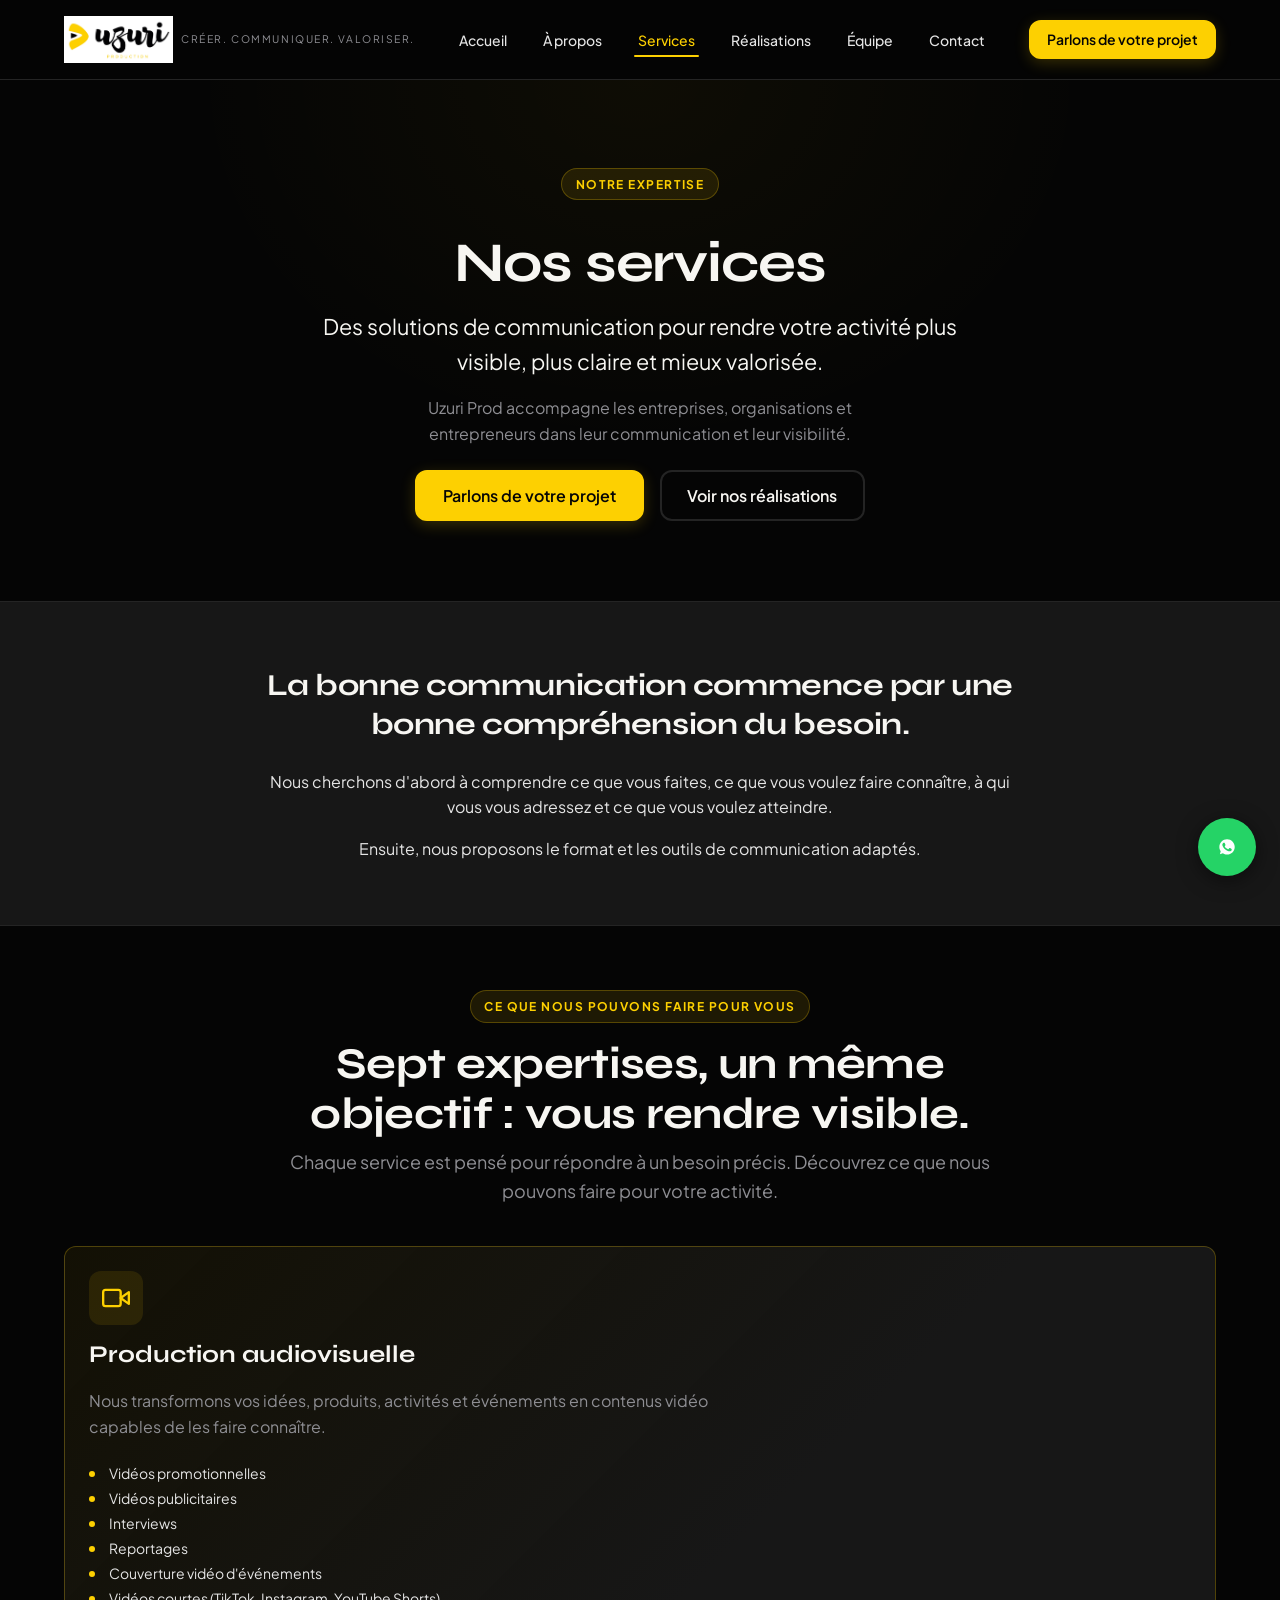
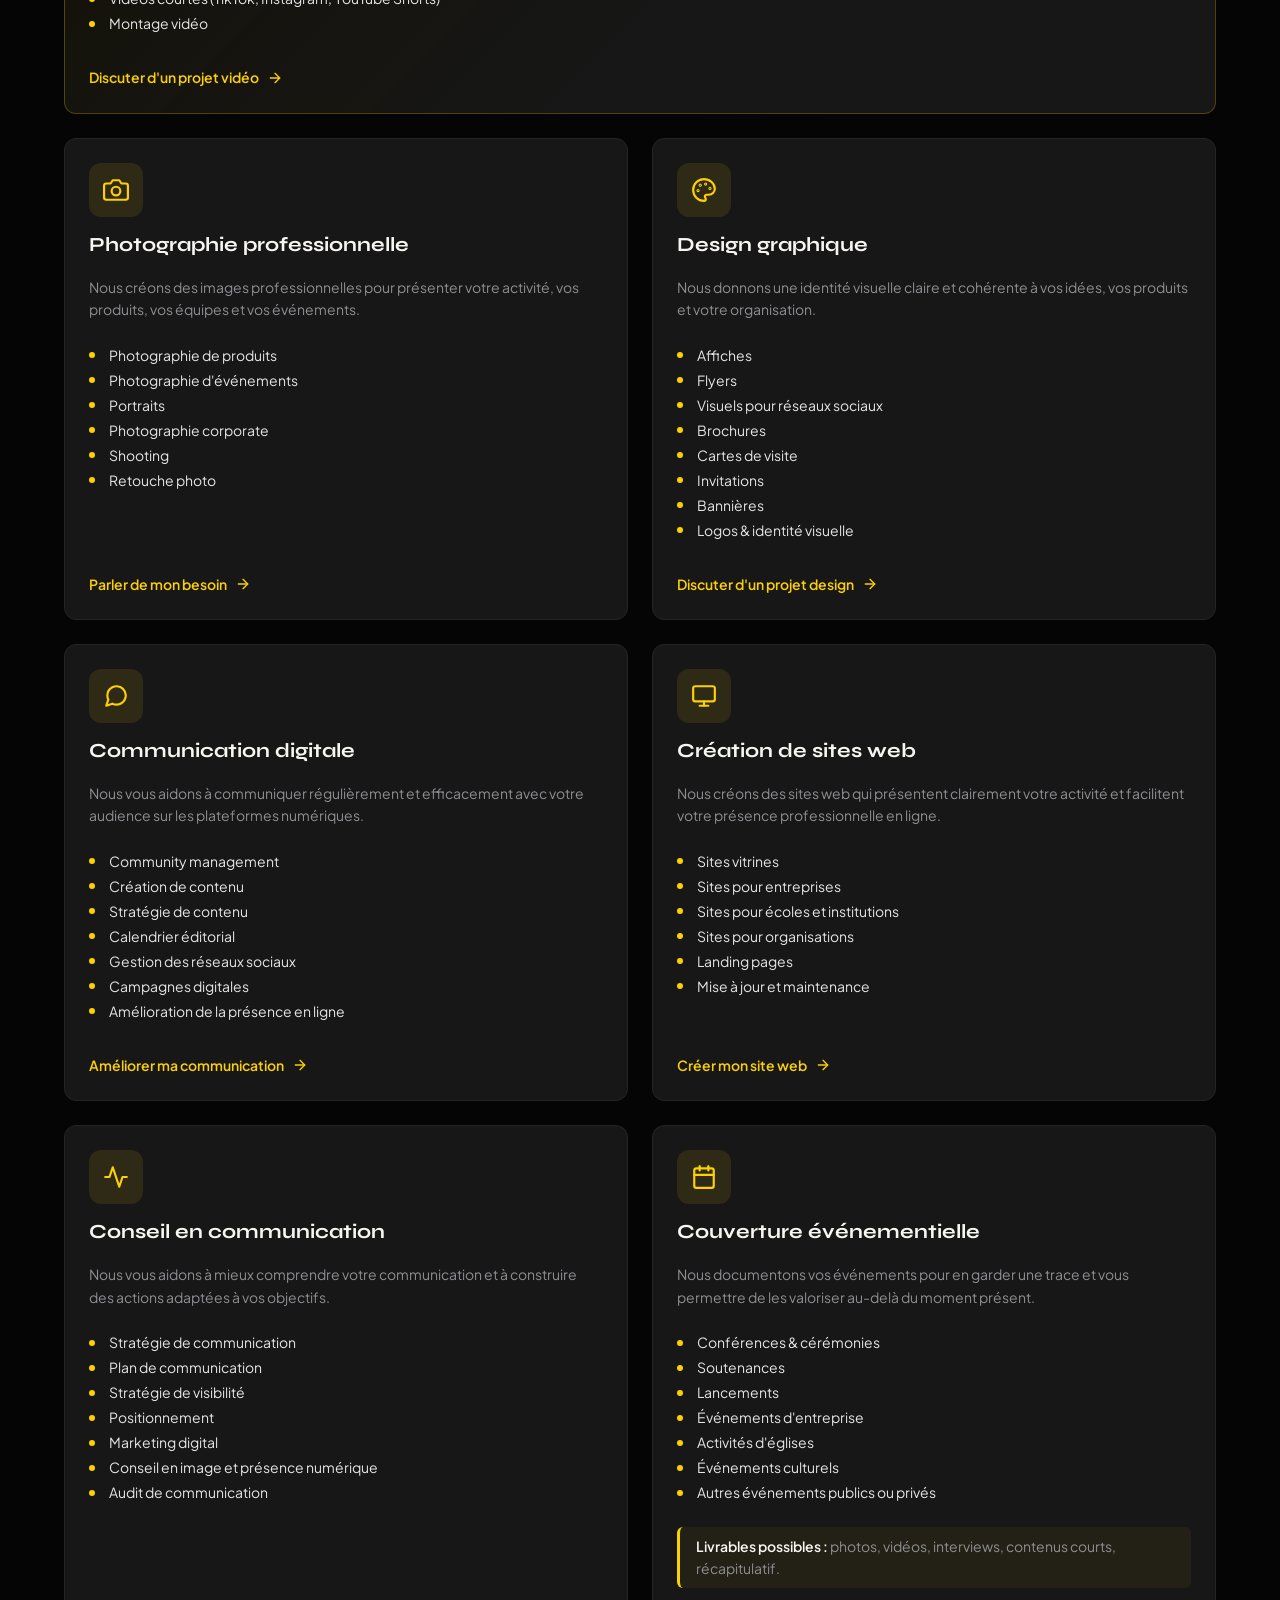
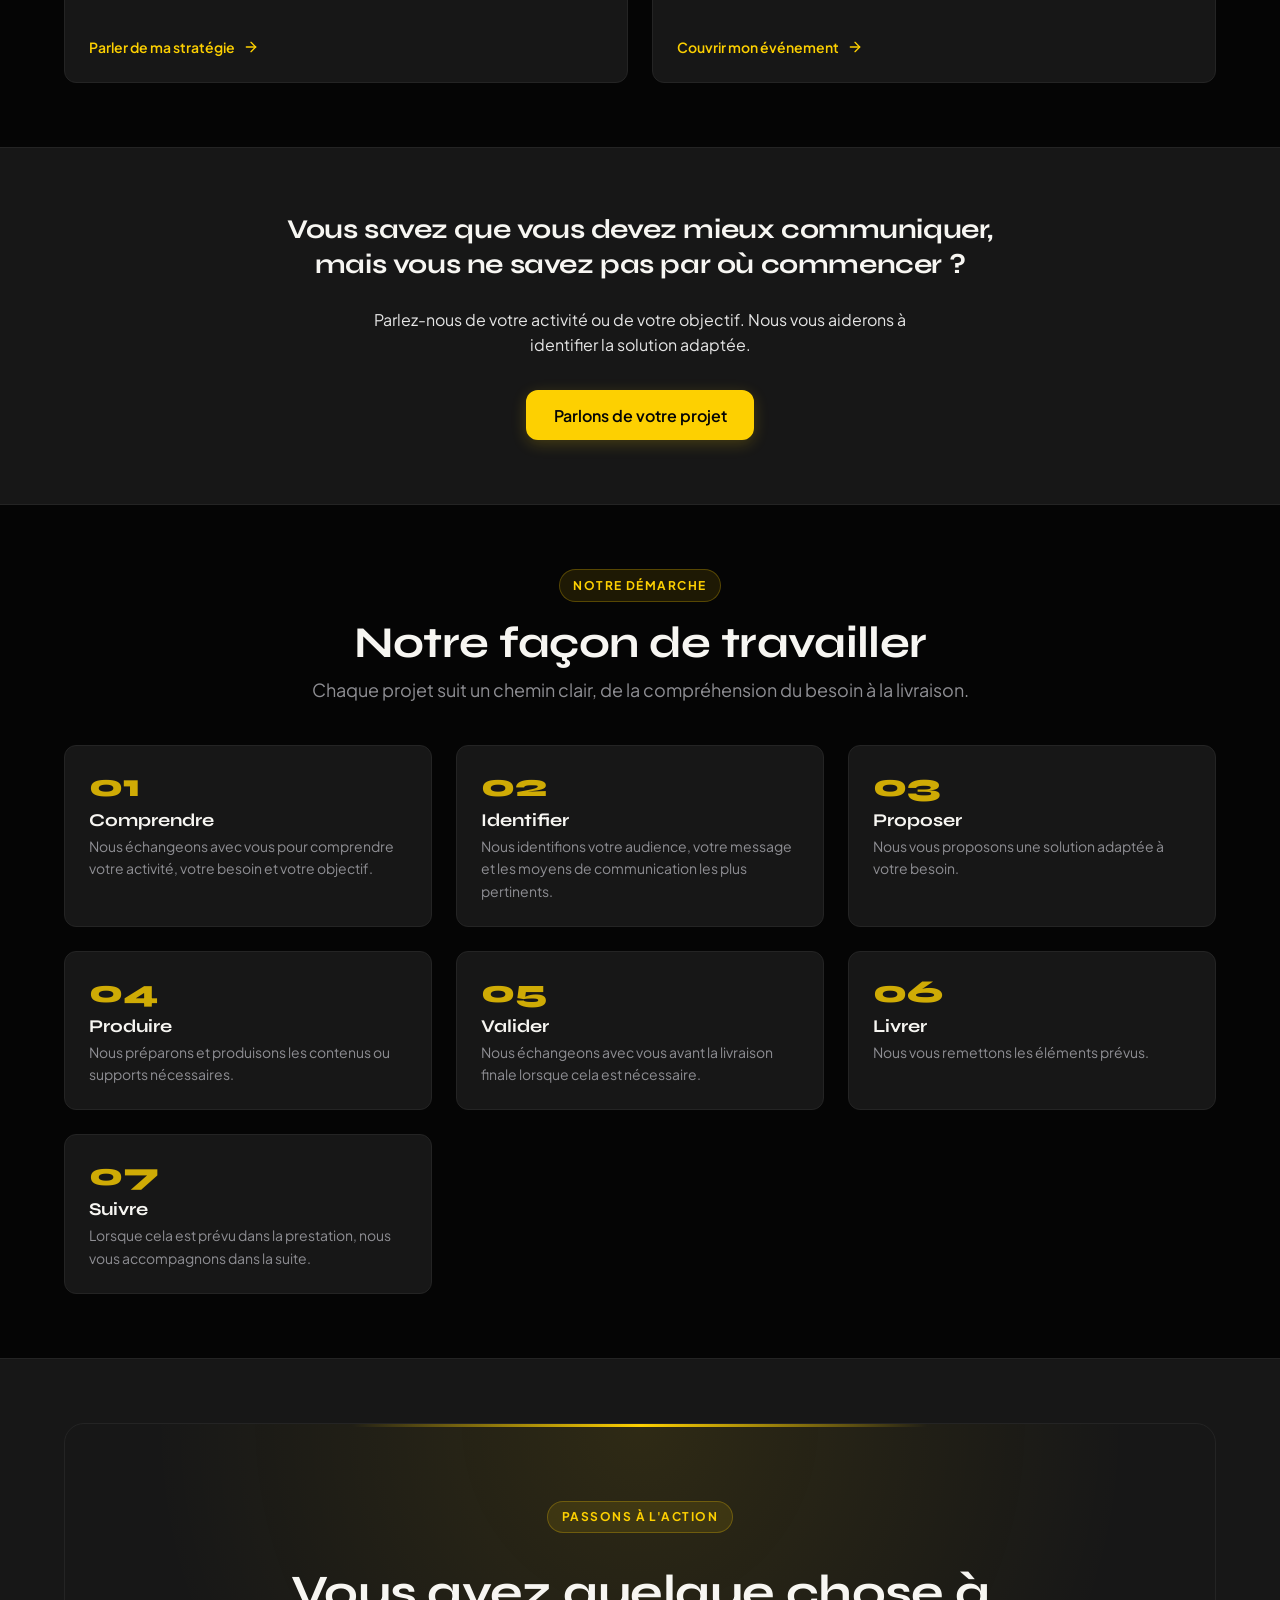
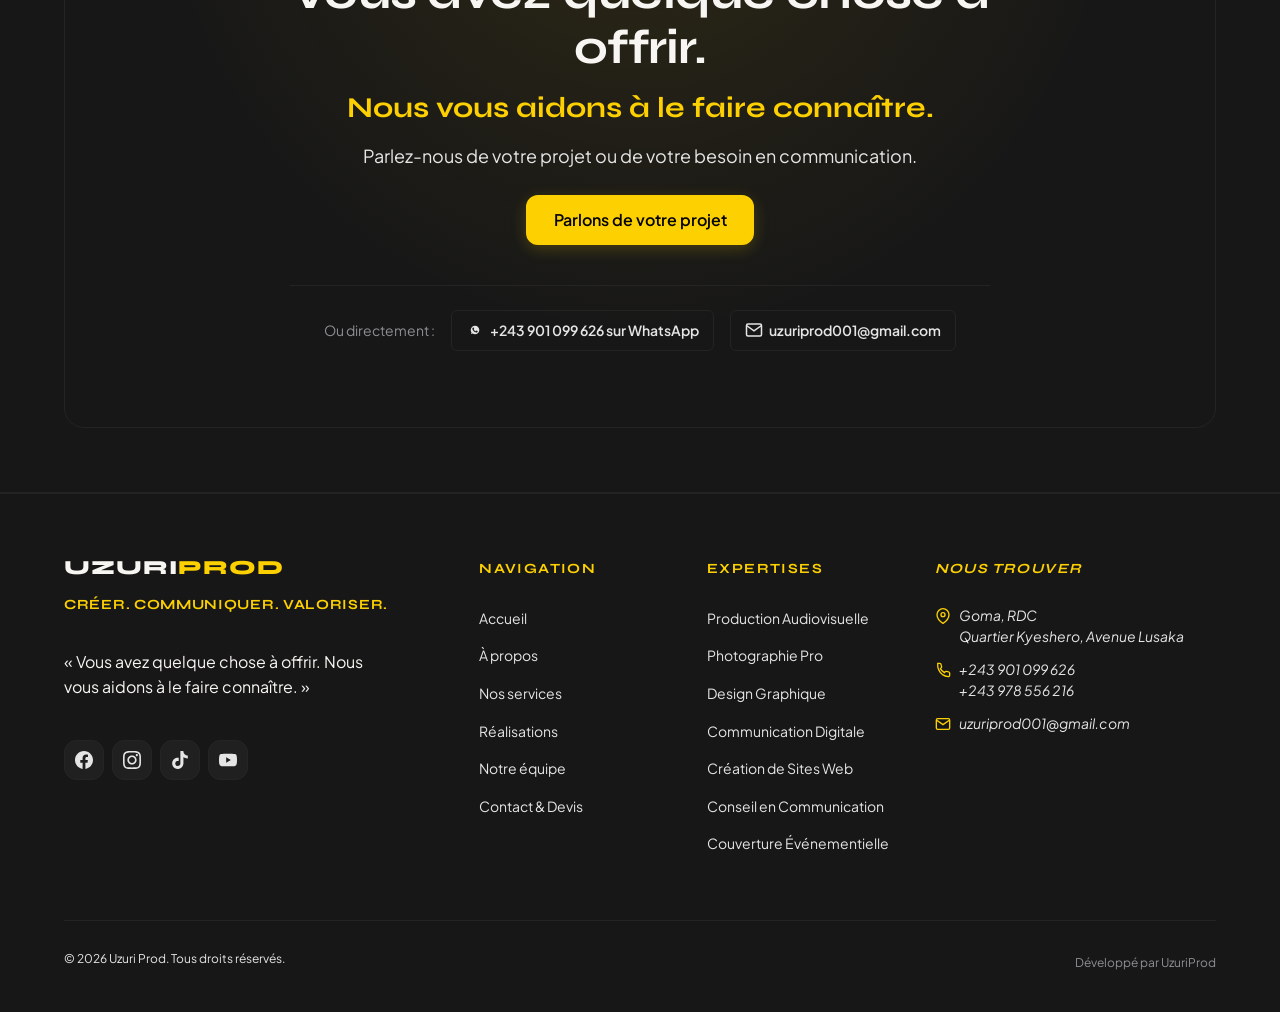
<file: services.html>
<!DOCTYPE html>
<html lang="fr">
<head>
  <meta charset="UTF-8">
  <meta name="viewport" content="width=device-width, initial-scale=1.0">

  <!-- SEO : Titre unique et description naturelle -->
  <title>Nos services | Agence de communication à Goma - Uzuri Prod</title>
  <meta name="description" content="Découvrez les services d'Uzuri Prod à Goma : production audiovisuelle, photographie professionnelle, design graphique, communication digitale, création de sites web, conseil en communication et couverture événementielle.">
  <meta name="robots" content="index, follow">

  <!-- Open Graph (partages WhatsApp, Facebook, Instagram) -->
  <meta property="og:type" content="website">
  <meta property="og:title" content="Nos services | Agence de communication à Goma - Uzuri Prod">
  <meta property="og:description" content="Production audiovisuelle, photographie, design graphique, communication digitale, création de sites web et couverture événementielle à Goma, RDC.">
  <meta property="og:url" content="https://uzuriprod.com/services.html">
  <meta property="og:image" content="images/general/og-uzuri-prod.jpg"><!-- [IMAGE OG À CRÉER] -->
  <meta property="og:locale" content="fr_CD">

  <!-- Polices Google Fonts : Syne (titres) + Plus Jakarta Sans (corps) -->
  <link rel="preconnect" href="https://fonts.googleapis.com">
  <link rel="preconnect" href="https://fonts.gstatic.com" crossorigin>
  <link href="https://fonts.googleapis.com/css2?family=Plus+Jakarta+Sans:wght@400;500;600;700&family=Syne:wght@700;800&display=swap" rel="stylesheet">

  <!-- Feuilles de style du projet -->
  <link rel="stylesheet" href="css/style.css">
  <link rel="stylesheet" href="css/responsive.css">
</head>
<body>

  <header class="site-header" id="site-header">
    <div class="container site-header-container">

      <!-- Logo Uzuri Prod -->
      <a href="index.html" class="site-logo" aria-label="Uzuri Prod – Retour à l'accueil">
        <img
          src="images/logo/uzurilogo.jpeg"
          alt="Logo Uzuri Prod"
          class="site-logo-image"
          width="48"
          height="48"
        >
        <div class="site-logo-text">
          <span class="site-logo-baseline" style="text-transform: uppercase;">Créer. Communiquer. Valoriser.</span>
        </div>
      </a>

      <!-- Navigation principale — Desktop -->
      <nav class="site-nav" id="primary-navigation" aria-label="Navigation principale">
        <ul class="site-nav-list">
          <li><a href="index.html"    class="site-nav-link">Accueil</a></li>
          <li><a href="a-propos.html" class="site-nav-link">À propos</a></li>
          <li><a href="services.html" class="site-nav-link active" aria-current="page">Services</a></li>
          <li><a href="portfolio.html" class="site-nav-link">Réalisations</a></li>
          <li><a href="equipe.html"   class="site-nav-link">Équipe</a></li>
          <li><a href="contact.html"  class="site-nav-link">Contact</a></li>
        </ul>
      </nav>

      <!-- CTA Header — Desktop uniquement -->
      <div class="site-header-actions">
        <a href="contact.html" class="btn btn-primary btn-sm">Parlons de votre projet</a>
      </div>

      <!-- Bouton burger — Mobile uniquement -->
      <button
        type="button"
        class="menu-toggle"
        aria-label="Ouvrir le menu"
        aria-expanded="false"
        aria-controls="primary-navigation"
      >
        <span class="menu-toggle-icon" aria-hidden="true">
          <span class="menu-toggle-bar"></span>
          <span class="menu-toggle-bar"></span>
          <span class="menu-toggle-bar"></span>
        </span>
      </button>

    </div>
  </header>


  <main class="site-main" id="main-content">

    <!-- ========================================================================
         1. HERO — Première impression, identité, promesse
         ======================================================================== -->
    <section class="services-hero section" aria-label="Présentation des services">
      <div class="container">
        <div class="services-hero-inner">

          <span class="section-tag">Notre expertise</span>

          <h1 class="services-hero-title">Nos services</h1>

          <p class="services-hero-subtitle">
            Des solutions de communication pour rendre votre activité plus visible, plus claire et mieux valorisée.
          </p>

          <p class="services-hero-desc">
            Uzuri Prod accompagne les entreprises, organisations et entrepreneurs dans leur communication et leur visibilité.
          </p>

          <div class="hero-actions justify-center">
            <a href="contact.html" class="btn btn-primary">
              Parlons de votre projet
            </a>
            <a href="portfolio.html" class="btn btn-secondary">
              Voir nos réalisations
            </a>
          </div>

        </div>
      </div>
    </section>


    <!-- ========================================================================
         2. INTRODUCTION — Notre approche
         ======================================================================== -->
    <section class="services-intro section" aria-labelledby="intro-title">
      <div class="container">
        <div class="services-intro-box">

          <h2 class="services-intro-title" id="intro-title">
            La bonne communication commence par une bonne compréhension du besoin.
          </h2>

          <div class="services-intro-content">
            <p>Nous cherchons d'abord à comprendre ce que vous faites, ce que vous voulez faire connaître, à qui vous vous adressez et ce que vous voulez atteindre.</p>
            <p>Ensuite, nous proposons le format et les outils de communication adaptés.</p>
          </div>

        </div>
      </div>
    </section>


    <!-- ========================================================================
         3. LES SERVICES — 7 expertises présentées avec hiérarchie visuelle
         ======================================================================== -->
    <section class="services-section section" aria-labelledby="services-list-title">
      <div class="container">

        <header class="section-header">
          <span class="section-tag">Ce que nous pouvons faire pour vous</span>
          <h2 class="section-title" id="services-list-title">
            Sept expertises, un même objectif : vous rendre visible.
          </h2>
          <p class="section-description">
            Chaque service est pensé pour répondre à un besoin précis. Découvrez ce que nous pouvons faire pour votre activité.
          </p>
        </header>

        <div class="services-grid">

          <!-- Service 1 : Production audiovisuelle (mise en avant) -->
          <article class="service-card service-card--featured">
            <div class="service-icon" aria-hidden="true">
              <svg width="28" height="28" viewBox="0 0 24 24" fill="none" stroke="currentColor" stroke-width="2" stroke-linecap="round" stroke-linejoin="round">
                <polygon points="23 7 16 12 23 17 23 7"></polygon>
                <rect x="1" y="5" width="15" height="14" rx="2" ry="2"></rect>
              </svg>
            </div>
            <h3 class="service-title">Production audiovisuelle</h3>
            <p class="service-description">
              Nous transformons vos idées, produits, activités et événements en contenus vidéo capables de les faire connaître.
            </p>
            <ul class="service-list">
              <li>Vidéos promotionnelles</li>
              <li>Vidéos publicitaires</li>
              <li>Interviews</li>
              <li>Reportages</li>
              <li>Couverture vidéo d'événements</li>
              <li>Vidéos courtes (TikTok, Instagram, YouTube Shorts)</li>
              <li>Montage vidéo</li>
            </ul>
            <a href="contact.html?service=video" class="service-link">
              Discuter d'un projet vidéo
              <svg width="16" height="16" viewBox="0 0 24 24" fill="none" stroke="currentColor" stroke-width="2" stroke-linecap="round" stroke-linejoin="round" aria-hidden="true">
                <line x1="5" y1="12" x2="19" y2="12"></line>
                <polyline points="12 5 19 12 12 19"></polyline>
              </svg>
            </a>
          </article>

          <!-- Service 2 : Photographie professionnelle -->
          <article class="service-card">
            <div class="service-icon" aria-hidden="true">
              <svg width="26" height="26" viewBox="0 0 24 24" fill="none" stroke="currentColor" stroke-width="2" stroke-linecap="round" stroke-linejoin="round">
                <path d="M23 19a2 2 0 0 1-2 2H3a2 2 0 0 1-2-2V8a2 2 0 0 1 2-2h4l2-3h6l2 3h4a2 2 0 0 1 2 2z"></path>
                <circle cx="12" cy="13" r="4"></circle>
              </svg>
            </div>
            <h3 class="service-title">Photographie professionnelle</h3>
            <p class="service-description">
              Nous créons des images professionnelles pour présenter votre activité, vos produits, vos équipes et vos événements.
            </p>
            <ul class="service-list">
              <li>Photographie de produits</li>
              <li>Photographie d'événements</li>
              <li>Portraits</li>
              <li>Photographie corporate</li>
              <li>Shooting</li>
              <li>Retouche photo</li>
            </ul>
            <a href="contact.html?service=photo" class="service-link">
              Parler de mon besoin
              <svg width="16" height="16" viewBox="0 0 24 24" fill="none" stroke="currentColor" stroke-width="2" stroke-linecap="round" stroke-linejoin="round" aria-hidden="true">
                <line x1="5" y1="12" x2="19" y2="12"></line>
                <polyline points="12 5 19 12 12 19"></polyline>
              </svg>
            </a>
          </article>

          <!-- Service 3 : Design graphique -->
          <article class="service-card">
            <div class="service-icon" aria-hidden="true">
              <svg width="26" height="26" viewBox="0 0 24 24" fill="none" stroke="currentColor" stroke-width="2" stroke-linecap="round" stroke-linejoin="round">
                <circle cx="13.5" cy="6.5" r="0.5"></circle>
                <circle cx="17.5" cy="10.5" r="0.5"></circle>
                <circle cx="8.5" cy="7.5" r="0.5"></circle>
                <circle cx="6.5" cy="12.5" r="0.5"></circle>
                <path d="M12 2C6.5 2 2 6.5 2 12s4.5 10 10 10c.926 0 1.648-.746 1.648-1.688 0-.437-.18-.835-.437-1.125-.29-.289-.438-.652-.438-1.125a1.64 1.64 0 0 1 1.668-1.668h1.996c3.051 0 5.555-2.503 5.555-5.554C21.965 6.012 17.461 2 12 2z"></path>
              </svg>
            </div>
            <h3 class="service-title">Design graphique</h3>
            <p class="service-description">
              Nous donnons une identité visuelle claire et cohérente à vos idées, vos produits et votre organisation.
            </p>
            <ul class="service-list">
              <li>Affiches</li>
              <li>Flyers</li>
              <li>Visuels pour réseaux sociaux</li>
              <li>Brochures</li>
              <li>Cartes de visite</li>
              <li>Invitations</li>
              <li>Bannières</li>
              <li>Logos & identité visuelle</li>
            </ul>
            <a href="contact.html?service=design" class="service-link">
              Discuter d'un projet design
              <svg width="16" height="16" viewBox="0 0 24 24" fill="none" stroke="currentColor" stroke-width="2" stroke-linecap="round" stroke-linejoin="round" aria-hidden="true">
                <line x1="5" y1="12" x2="19" y2="12"></line>
                <polyline points="12 5 19 12 12 19"></polyline>
              </svg>
            </a>
          </article>

          <!-- Service 4 : Communication digitale -->
          <article class="service-card">
            <div class="service-icon" aria-hidden="true">
              <svg width="26" height="26" viewBox="0 0 24 24" fill="none" stroke="currentColor" stroke-width="2" stroke-linecap="round" stroke-linejoin="round">
                <path d="M21 11.5a8.38 8.38 0 0 1-.9 3.8 8.5 8.5 0 0 1-7.6 4.7 8.38 8.38 0 0 1-3.8-.9L3 21l1.9-5.7a8.38 8.38 0 0 1-.9-3.8 8.5 8.5 0 0 1 4.7-7.6 8.38 8.38 0 0 1 3.8-.9h.5a8.48 8.48 0 0 1 8 8v.5z"></path>
              </svg>
            </div>
            <h3 class="service-title">Communication digitale</h3>
            <p class="service-description">
              Nous vous aidons à communiquer régulièrement et efficacement avec votre audience sur les plateformes numériques.
            </p>
            <ul class="service-list">
              <li>Community management</li>
              <li>Création de contenu</li>
              <li>Stratégie de contenu</li>
              <li>Calendrier éditorial</li>
              <li>Gestion des réseaux sociaux</li>
              <li>Campagnes digitales</li>
              <li>Amélioration de la présence en ligne</li>
            </ul>
            <a href="contact.html?service=digital" class="service-link">
              Améliorer ma communication
              <svg width="16" height="16" viewBox="0 0 24 24" fill="none" stroke="currentColor" stroke-width="2" stroke-linecap="round" stroke-linejoin="round" aria-hidden="true">
                <line x1="5" y1="12" x2="19" y2="12"></line>
                <polyline points="12 5 19 12 12 19"></polyline>
              </svg>
            </a>
          </article>

          <!-- Service 5 : Création de sites web -->
          <article class="service-card">
            <div class="service-icon" aria-hidden="true">
              <svg width="26" height="26" viewBox="0 0 24 24" fill="none" stroke="currentColor" stroke-width="2" stroke-linecap="round" stroke-linejoin="round">
                <rect x="2" y="3" width="20" height="14" rx="2" ry="2"></rect>
                <line x1="8" y1="21" x2="16" y2="21"></line>
                <line x1="12" y1="17" x2="12" y2="21"></line>
              </svg>
            </div>
            <h3 class="service-title">Création de sites web</h3>
            <p class="service-description">
              Nous créons des sites web qui présentent clairement votre activité et facilitent votre présence professionnelle en ligne.
            </p>
            <ul class="service-list">
              <li>Sites vitrines</li>
              <li>Sites pour entreprises</li>
              <li>Sites pour écoles et institutions</li>
              <li>Sites pour organisations</li>
              <li>Landing pages</li>
              <li>Mise à jour et maintenance</li>
            </ul>
            <a href="contact.html?service=web" class="service-link">
              Créer mon site web
              <svg width="16" height="16" viewBox="0 0 24 24" fill="none" stroke="currentColor" stroke-width="2" stroke-linecap="round" stroke-linejoin="round" aria-hidden="true">
                <line x1="5" y1="12" x2="19" y2="12"></line>
                <polyline points="12 5 19 12 12 19"></polyline>
              </svg>
            </a>
          </article>

          <!-- Service 6 : Conseil en communication & marketing -->
          <article class="service-card">
            <div class="service-icon" aria-hidden="true">
              <svg width="26" height="26" viewBox="0 0 24 24" fill="none" stroke="currentColor" stroke-width="2" stroke-linecap="round" stroke-linejoin="round">
                <polyline points="22 12 18 12 15 21 9 3 6 12 2 12"></polyline>
              </svg>
            </div>
            <h3 class="service-title">Conseil en communication</h3>
            <p class="service-description">
              Nous vous aidons à mieux comprendre votre communication et à construire des actions adaptées à vos objectifs.
            </p>
            <ul class="service-list">
              <li>Stratégie de communication</li>
              <li>Plan de communication</li>
              <li>Stratégie de visibilité</li>
              <li>Positionnement</li>
              <li>Marketing digital</li>
              <li>Conseil en image et présence numérique</li>
              <li>Audit de communication</li>
            </ul>
            <a href="contact.html?service=conseil" class="service-link">
              Parler de ma stratégie
              <svg width="16" height="16" viewBox="0 0 24 24" fill="none" stroke="currentColor" stroke-width="2" stroke-linecap="round" stroke-linejoin="round" aria-hidden="true">
                <line x1="5" y1="12" x2="19" y2="12"></line>
                <polyline points="12 5 19 12 12 19"></polyline>
              </svg>
            </a>
          </article>

          <!-- Service 7 : Couverture événementielle -->
          <article class="service-card">
            <div class="service-icon" aria-hidden="true">
              <svg width="26" height="26" viewBox="0 0 24 24" fill="none" stroke="currentColor" stroke-width="2" stroke-linecap="round" stroke-linejoin="round">
                <rect x="3" y="4" width="18" height="18" rx="2" ry="2"></rect>
                <line x1="16" y1="2" x2="16" y2="6"></line>
                <line x1="8" y1="2" x2="8" y2="6"></line>
                <line x1="3" y1="10" x2="21" y2="10"></line>
              </svg>
            </div>
            <h3 class="service-title">Couverture événementielle</h3>
            <p class="service-description">
              Nous documentons vos événements pour en garder une trace et vous permettre de les valoriser au-delà du moment présent.
            </p>
            <ul class="service-list">
              <li>Conférences & cérémonies</li>
              <li>Soutenances</li>
              <li>Lancements</li>
              <li>Événements d'entreprise</li>
              <li>Activités d'églises</li>
              <li>Événements culturels</li>
              <li>Autres événements publics ou privés</li>
            </ul>
            <p class="service-deliverables">
              <strong>Livrables possibles :</strong> photos, vidéos, interviews, contenus courts, récapitulatif.
            </p>
            <a href="contact.html?service=event" class="service-link">
              Couvrir mon événement
              <svg width="16" height="16" viewBox="0 0 24 24" fill="none" stroke="currentColor" stroke-width="2" stroke-linecap="round" stroke-linejoin="round" aria-hidden="true">
                <line x1="5" y1="12" x2="19" y2="12"></line>
                <polyline points="12 5 19 12 12 19"></polyline>
              </svg>
            </a>
          </article>

        </div>

      </div>
    </section>


    <!-- ========================================================================
         4. SECTION « Vous ne savez pas quel service choisir ? »
         ======================================================================== -->
    <section class="services-help section" aria-labelledby="help-title">
      <div class="container">
        <div class="services-help-box">

          <h2 class="services-help-title" id="help-title">
            Vous savez que vous devez mieux communiquer, mais vous ne savez pas par où commencer ?
          </h2>

          <p class="services-help-desc">
            Parlez-nous de votre activité ou de votre objectif. Nous vous aiderons à identifier la solution adaptée.
          </p>

          <div class="services-help-action">
            <a href="contact.html" class="btn btn-primary">
              Parlons de votre projet
            </a>
          </div>

        </div>
      </div>
    </section>


    <!-- ========================================================================
         5. NOTRE FAÇON DE TRAVAILLER — 7 étapes
         ======================================================================== -->
    <section class="services-process section" aria-labelledby="process-title">
      <div class="container">

        <header class="section-header">
          <span class="section-tag">Notre démarche</span>
          <h2 class="section-title" id="process-title">Notre façon de travailler</h2>
          <p class="section-description">
            Chaque projet suit un chemin clair, de la compréhension du besoin à la livraison.
          </p>
        </header>

        <ol class="services-process-list" aria-label="Les 7 étapes de notre méthode">

          <li class="services-process-step">
            <span class="process-number" aria-hidden="true">01</span>
            <div class="process-content">
              <h3 class="process-title">Comprendre</h3>
              <p>Nous échangeons avec vous pour comprendre votre activité, votre besoin et votre objectif.</p>
            </div>
          </li>

          <li class="services-process-step">
            <span class="process-number" aria-hidden="true">02</span>
            <div class="process-content">
              <h3 class="process-title">Identifier</h3>
              <p>Nous identifions votre audience, votre message et les moyens de communication les plus pertinents.</p>
            </div>
          </li>

          <li class="services-process-step">
            <span class="process-number" aria-hidden="true">03</span>
            <div class="process-content">
              <h3 class="process-title">Proposer</h3>
              <p>Nous vous proposons une solution adaptée à votre besoin.</p>
            </div>
          </li>

          <li class="services-process-step">
            <span class="process-number" aria-hidden="true">04</span>
            <div class="process-content">
              <h3 class="process-title">Produire</h3>
              <p>Nous préparons et produisons les contenus ou supports nécessaires.</p>
            </div>
          </li>

          <li class="services-process-step">
            <span class="process-number" aria-hidden="true">05</span>
            <div class="process-content">
              <h3 class="process-title">Valider</h3>
              <p>Nous échangeons avec vous avant la livraison finale lorsque cela est nécessaire.</p>
            </div>
          </li>

          <li class="services-process-step">
            <span class="process-number" aria-hidden="true">06</span>
            <div class="process-content">
              <h3 class="process-title">Livrer</h3>
              <p>Nous vous remettons les éléments prévus.</p>
            </div>
          </li>

          <li class="services-process-step">
            <span class="process-number" aria-hidden="true">07</span>
            <div class="process-content">
              <h3 class="process-title">Suivre</h3>
              <p>Lorsque cela est prévu dans la prestation, nous vous accompagnons dans la suite.</p>
            </div>
          </li>

        </ol>

      </div>
    </section>


    <!-- ========================================================================
         6. CTA FINAL — La conclusion de la page
         ======================================================================== -->
    <section class="final-cta section" aria-labelledby="final-cta-title">
      <div class="container">
        <div class="final-cta-box">

          <!-- Accent visuel de lumière (la signature Uzuri) -->
          <div class="final-cta-glow" aria-hidden="true"></div>

          <div class="final-cta-content">
            <span class="section-tag">Passons à l'action</span>
            <h2 class="final-cta-title" id="final-cta-title">
              Vous avez quelque chose à offrir.
            </h2>
            <p class="final-cta-subtitle">
              Nous vous aidons à le faire connaître.
            </p>
            <p class="final-cta-desc">
              Parlez-nous de votre projet ou de votre besoin en communication.
            </p>
            <div class="final-cta-actions">
              <a href="contact.html" class="btn btn-primary">
                Parlons de votre projet
              </a>
            </div>

            <!-- Contact direct visible dans le CTA -->
            <div class="final-cta-direct">
              <span>Ou directement :</span>
              <a href="https://wa.me/243901099626?text=Bonjour%20Uzuri%20Prod%2C%20j%27aimerais%20discuter%20d%27un%20projet%20avec%20vous." target="_blank" rel="noopener noreferrer" class="final-cta-whatsapp">
                <svg width="18" height="18" viewBox="0 0 24 24" fill="currentColor" aria-hidden="true">
                  <path d="M12.031 6.172c-3.181 0-5.767 2.586-5.768 5.766-.001 1.298.38 2.27 1.019 3.287l-.582 2.128 2.182-.573c.978.58 1.911.928 3.145.929 3.178 0 5.767-2.587 5.768-5.766.001-3.187-2.575-5.771-5.764-5.771zm3.392 8.244c-.144.405-.837.774-1.17.824-.299.045-.677.063-1.092-.069-.252-.08-.575-.187-.988-.365-1.739-.751-2.874-2.502-2.961-2.617-.087-.116-.708-.94-.708-1.793s.448-1.273.607-1.446c.159-.173.346-.217.462-.217l.332.007c.106.005.249-.04.39.298.144.347.491 1.2.534 1.287.043.087.072.188.014.304-.058.116-.087.188-.173.289l-.26.304c-.087.086-.177.18-.076.354.101.174.449.741.964 1.201.662.591 1.221.774 1.394.86s.275.072.376-.043c.101-.116.433-.506.549-.68.116-.173.231-.145.39-.087s1.011.477 1.184.564.289.13.332.203c.043.072.043.419-.101.824z"/>
                </svg>
                +243 901 099 626 sur WhatsApp
              </a>
              <a href="mailto:uzuriprod001@gmail.com" class="final-cta-email">
                <svg width="18" height="18" viewBox="0 0 24 24" fill="none" stroke="currentColor" stroke-width="2" aria-hidden="true">
                  <path d="M4 4h16c1.1 0 2 .9 2 2v12c0 1.1-.9 2-2 2H4c-1.1 0-2-.9-2-2V6c0-1.1.9-2 2-2z"></path>
                  <polyline points="22,6 12,13 2,6"></polyline>
                </svg>
                uzuriprod001@gmail.com
              </a>
            </div>
          </div>

        </div>
      </div>
    </section>


  </main><!-- fin #main-content -->


  <a href="https://wa.me/243901099626?text=Bonjour%20Uzuri%20Prod%2C%20je%20souhaite%20en%20savoir%20plus%20sur%20vos%20services."
    class="floating-whatsapp"
    target="_blank"
    rel="noopener noreferrer"
    aria-label="Contacter Uzuri Prod sur WhatsApp"
  >
    <svg viewBox="0 0 24 24" fill="currentColor" aria-hidden="true">
      <path d="M12.031 6.172c-3.181 0-5.767 2.586-5.768 5.766-.001 1.298.38 2.27 1.019 3.287l-.582 2.128 2.182-.573c.978.58 1.911.928 3.145.929 3.178 0 5.767-2.587 5.768-5.766.001-3.187-2.575-5.771-5.764-5.771zm3.392 8.244c-.144.405-.837.774-1.17.824-.299.045-.677.063-1.092-.069-.252-.08-.575-.187-.988-.365-1.739-.751-2.874-2.502-2.961-2.617-.087-.116-.708-.94-.708-1.793s.448-1.273.607-1.446c.159-.173.346-.217.462-.217l.332.007c.106.005.249-.04.39.298.144.347.491 1.2.534 1.287.043.087.072.188.014.304-.058.116-.087.188-.173.289l-.26.304c-.087.086-.177.18-.076.354.101.174.449.741.964 1.201.662.591 1.221.774 1.394.86s.275.072.376-.043c.101-.116.433-.506.549-.68.116-.173.231-.145.39-.087s1.011.477 1.184.564.289.13.332.203c.043.072.043.419-.101.824z"/>
    </svg>
  </a>


  <footer class="site-footer">
    <div class="container">

      <div class="footer-top">

        <!-- Colonne 1 : Marque, promesse, réseaux sociaux -->
        <div class="footer-brand">
          <a href="index.html" class="site-logo" aria-label="Uzuri Prod">
            <span class="site-logo-title">UZURI<span>PROD</span></span>
          </a>
          <p class="footer-tagline">Créer. Communiquer. Valoriser.</p>
          <p class="footer-promise">
            « Vous avez quelque chose à offrir. Nous vous aidons à le faire connaître. »
          </p>
          <div class="footer-social-links" aria-label="Nos réseaux sociaux">
            <a href="https://www.facebook.com/profile.php?id=61589307002819" class="social-link" target="_blank" rel="noopener noreferrer" aria-label="Uzuri Prod sur Facebook">
              <svg width="18" height="18" viewBox="0 0 24 24" fill="currentColor" aria-hidden="true"><path d="M24 12.073c0-6.627-5.373-12-12-12s-12 5.373-12 12c0 5.99 4.388 10.954 10.125 11.854v-8.385H7.078v-3.47h3.047V9.43c0-3.007 1.792-4.669 4.533-4.669 1.312 0 2.686.235 2.686.235v2.953H15.83c-1.491 0-1.956.925-1.956 1.874v2.25h3.328l-.532 3.47h-2.796v8.385C19.612 23.027 24 18.062 24 12.073z"/></svg>
            </a>
            <a href="https://www.instagram.com/uzuri.prod/" class="social-link" target="_blank" rel="noopener noreferrer" aria-label="Uzuri Prod sur Instagram">
              <svg width="18" height="18" viewBox="0 0 24 24" fill="currentColor" aria-hidden="true"><path d="M12 2.163c3.204 0 3.584.012 4.85.07 3.252.148 4.771 1.691 4.919 4.919.058 1.265.069 1.645.069 4.849 0 3.205-.012 3.584-.069 4.849-.149 3.225-1.664 4.771-4.919 4.919-1.266.058-1.644.07-4.85.07-3.204 0-3.584-.012-4.849-.07-3.26-.149-4.771-1.699-4.919-4.92-.058-1.265-.07-1.644-.07-4.849 0-3.204.013-3.583.07-4.849.149-3.227 1.664-4.771 4.919-4.919 1.266-.057 1.645-.069 4.849-.069zm0-2.163c-3.259 0-3.667.014-4.947.072-4.358.2-6.78 2.618-6.98 6.98-.059 1.281-.073 1.689-.073 4.948 0 3.259.014 3.668.072 4.948.2 4.358 2.618 6.78 6.98 6.98 1.281.058 1.689.072 4.948.072 3.259 0 3.668-.014 4.948-.072 4.354-.2 6.782-2.618 6.979-6.98.059-1.28.073-1.689.073-4.948 0-3.259-.014-3.667-.072-4.947-.196-4.354-2.617-6.78-6.979-6.98-1.281-.059-1.69-.073-4.949-.073zm0 5.838c-3.403 0-6.162 2.759-6.162 6.162s2.759 6.163 6.162 6.163 6.162-2.759 6.162-6.163c0-3.403-2.759-6.162-6.162-6.162zm0 10.162c-2.209 0-4-1.79-4-4 0-2.209 1.791-4 4-4s4 1.791 4 4c0 2.21-1.791 4-4 4zm6.406-11.845c-.796 0-1.441.645-1.441 1.44s.645 1.44 1.441 1.44c.795 0 1.439-.645 1.439-1.44s-.644-1.44-1.439-1.44z"/></svg>
            </a>
            <a href="https://vm.tiktok.com/ZS9AsxberNShC-7WgtN" class="social-link" target="_blank" rel="noopener noreferrer" aria-label="Uzuri Prod sur TikTok">
              <svg width="18" height="18" viewBox="0 0 24 24" fill="currentColor" aria-hidden="true"><path d="M12.525.02c1.31-.02 2.61-.01 3.91-.02.08 1.53.63 3.09 1.75 4.17 1.12 1.11 2.7 1.62 4.24 1.79v4.03c-1.44-.05-2.89-.35-4.2-.97-.57-.26-1.1-.59-1.62-1.01-.01 2.92.01 5.84-.02 8.75-.08 1.4-.54 2.79-1.35 3.94-1.31 1.92-3.58 3.17-5.91 3.21-1.43.08-2.86-.31-4.08-1.03-2.02-1.19-3.44-3.37-3.65-5.71-.02-.5-.03-1-.01-1.49.18-1.9 1.12-3.72 2.58-4.96 1.66-1.44 3.98-2.13 6.15-1.72.02 1.48-.04 2.96-.04 4.44-.99-.32-2.15-.23-3.02.37-.63.41-1.11 1.04-1.36 1.75-.21.51-.24 1.07-.14 1.61.24 1.64 1.82 3.02 3.5 2.87 1.12-.01 2.19-.66 2.77-1.61.19-.33.4-.67.41-1.06.1-1.79.06-3.57.07-5.36.01-4.03-.01-8.05.02-12.07z"/></svg>
            </a>
            <a href="https://www.youtube.com/channel/UCkM2fXLYiuHmBgcOIvH55cw" class="social-link" target="_blank" rel="noopener noreferrer" aria-label="Uzuri Prod sur YouTube">
              <svg width="18" height="18" viewBox="0 0 24 24" fill="currentColor" aria-hidden="true"><path d="M23.498 6.186a3.016 3.016 0 0 0-2.122-2.136C19.505 3.545 12 3.545 12 3.545s-7.505 0-9.377.505A3.017 3.017 0 0 0 .502 6.186C0 8.07 0 12 0 12s0 3.93.502 5.814a3.016 3.016 0 0 0 2.122 2.136c1.871.505 9.376.505 9.376.505s7.505 0 9.377-.505a3.015 3.015 0 0 0 2.122-2.136C24 15.93 24 12 24 12s0-3.93-.502-5.814zM9.545 15.568V8.432L15.818 12l-6.273 3.568z"/></svg>
            </a>
          </div>
        </div>

        <!-- Colonne 2 : Navigation rapide -->
        <nav aria-label="Navigation du footer">
          <p class="footer-heading">Navigation</p>
          <ul class="footer-nav-list">
            <li><a href="index.html"     class="footer-nav-link">Accueil</a></li>
            <li><a href="a-propos.html"  class="footer-nav-link">À propos</a></li>
            <li><a href="services.html"  class="footer-nav-link">Nos services</a></li>
            <li><a href="portfolio.html" class="footer-nav-link">Réalisations</a></li>
            <li><a href="equipe.html"    class="footer-nav-link">Notre équipe</a></li>
            <li><a href="contact.html"   class="footer-nav-link">Contact & Devis</a></li>
          </ul>
        </nav>

        <!-- Colonne 3 : Nos expertises -->
        <nav aria-label="Nos expertises">
          <p class="footer-heading">Expertises</p>
          <ul class="footer-nav-list">
            <li><a href="services.html" class="footer-nav-link">Production Audiovisuelle</a></li>
            <li><a href="services.html" class="footer-nav-link">Photographie Pro</a></li>
            <li><a href="services.html" class="footer-nav-link">Design Graphique</a></li>
            <li><a href="services.html" class="footer-nav-link">Communication Digitale</a></li>
            <li><a href="services.html" class="footer-nav-link">Création de Sites Web</a></li>
            <li><a href="services.html" class="footer-nav-link">Conseil en Communication</a></li>
            <li><a href="services.html" class="footer-nav-link">Couverture Événementielle</a></li>
          </ul>
        </nav>

        <!-- Colonne 4 : Contact & localisation -->
        <address>
          <p class="footer-heading">Nous trouver</p>
          <ul class="footer-contact-list">
            <li class="footer-contact-item">
              <svg width="16" height="16" viewBox="0 0 24 24" fill="none" stroke="currentColor" stroke-width="2" aria-hidden="true"><path d="M21 10c0 7-9 13-9 13s-9-6-9-13a9 9 0 0 1 18 0z"></path><circle cx="12" cy="10" r="3"></circle></svg>
              <span>Goma, RDC<br>Quartier Kyeshero, Avenue Lusaka</span>
            </li>
            <li class="footer-contact-item">
              <svg width="16" height="16" viewBox="0 0 24 24" fill="none" stroke="currentColor" stroke-width="2" aria-hidden="true"><path d="M22 16.92v3a2 2 0 0 1-2.18 2 19.79 19.79 0 0 1-8.63-3.07A19.5 19.5 0 0 1 4.11 2h3a2 2 0 0 1 2 1.72 12.84 12.84 0 0 0 .7 2.81 2 2 0 0 1-.45 2.11L8.09 9.91a16 16 0 0 0 6 6l1.27-1.27a2 2 0 0 1 2.11-.45 12.84 12.84 0 0 0 2.81.7A2 2 0 0 1 22 16.92z"></path></svg>
              <span>
                <a href="tel:+243901099626">+243 901 099 626</a><br>
                <a href="tel:+243978556216">+243 978 556 216</a>
              </span>
            </li>
            <li class="footer-contact-item">
              <svg width="16" height="16" viewBox="0 0 24 24" fill="none" stroke="currentColor" stroke-width="2" aria-hidden="true"><path d="M4 4h16c1.1 0 2 .9 2 2v12c0 1.1-.9 2-2 2H4c-1.1 0-2-.9-2-2V6c0-1.1.9-2 2-2z"></path><polyline points="22,6 12,13 2,6"></polyline></svg>
              <a href="mailto:uzuriprod001@gmail.com">uzuriprod001@gmail.com</a>
            </li>
          </ul>
        </address>

      </div><!-- fin .footer-top -->

      <!-- Bas de footer : copyright -->
      <div class="footer-bottom">
        <p>&copy; 2026 Uzuri Prod. Tous droits réservés.</p>
        <p class="footer-developer">Développé par UzuriProd</p>
      </div>

    </div>
  </footer>


  <!-- Script JavaScript minimal — menu mobile + interactions légères -->
  <script src="js/main.js"></script>

</body>
</html>
</file>
<file: css/style.css>
/* ==========================================================================
   UZURI PROD — FEUILLE DE STYLE PRINCIPALE
   Signature : Créer. Communiquer. Valoriser.
   Lieu : Goma, République Démocratique du Congo
   Idée directrice : « Mettre sous la lumière ce qui était invisible. »
   ========================================================================== */

/* --------------------------------------------------------------------------
   1. VARIABLES DU DESIGN SYSTEM (:root)
   Centralisation de toutes les constantes visuelles de la marque Uzuri.
   -------------------------------------------------------------------------- */
:root {
  /* Palette de marque officielle */
  --uzuri-yellow: #FDD001;          /* Lumière, accents forts, boutons d'action */
  --uzuri-gold: #E6B900;            /* Nuance dorée, état survol des boutons */
  --uzuri-black: #050505;           /* Profondeur, fond principal immersif */
  --uzuri-charcoal: #171717;        /* Cartes, conteneurs, blocs d'informations */
  --uzuri-charcoal-light: #242424;  /* Bordures subtiles, lignes de séparation */
  --uzuri-off-white: #F7F6F2;       /* Teinte claire douce, typographie lisible */
  --uzuri-light-gray: #E5E5E5;      /* Textes secondaires clairs, contours doux */
  --uzuri-muted: #8E8E93;           /* Textes d'aide, métadonnées, discrets */

  /* Typographie */
  --font-main: 'Plus Jakarta Sans', system-ui, -apple-system, 'Segoe UI', Roboto, sans-serif;
  --font-heading: 'Syne', var(--font-main);

  /* Échelle modulaire des polices (lisibilité mobile et desktop) */
  --text-xs: 0.75rem;    /* 12px */
  --text-sm: 0.875rem;   /* 14px */
  --text-base: 1rem;     /* 16px */
  --text-lg: 1.125rem;   /* 18px */
  --text-xl: 1.25rem;    /* 20px */
  --text-2xl: 1.5rem;    /* 24px */
  --text-3xl: 2rem;      /* 32px */
  --text-4xl: 2.75rem;   /* 44px */
  --text-5xl: 3.5rem;    /* 56px */

  /* Hauteurs de ligne */
  --line-height-tight: 1.15;
  --line-height-normal: 1.6;
  --line-height-loose: 1.8;

  /* Espacements normalisés */
  --space-2xs: 0.25rem;  /* 4px */
  --space-xs: 0.5rem;    /* 8px */
  --space-sm: 1rem;      /* 16px */
  --space-md: 1.5rem;    /* 24px */
  --space-lg: 2.5rem;    /* 40px */
  --space-xl: 4rem;      /* 64px */
  --space-2xl: 6rem;     /* 96px */

  /* Rayons de courbure */
  --radius-sm: 6px;
  --radius-md: 12px;
  --radius-lg: 20px;
  --radius-full: 9999px;

  /* Ombres et lueurs (métaphore de la lumière sur fond sombre) */
  --shadow-subtle: 0 4px 20px rgba(0, 0, 0, 0.35);
  --shadow-card: 0 10px 30px rgba(0, 0, 0, 0.45);
  --shadow-glow: 0 0 25px rgba(253, 208, 1, 0.25);

  /* Transitions fluides et naturelles */
  --transition-fast: 0.2s cubic-bezier(0.4, 0, 0.2, 1);
  --transition-base: 0.3s cubic-bezier(0.4, 0, 0.2, 1);

  /* Conteneur */
  --container-max-width: 1200px;
  --header-height: 80px;
}

/* --------------------------------------------------------------------------
   2. RÉINITIALISATION & STYLES DE BASE (Reset & Base)
   -------------------------------------------------------------------------- */
*,
*::before,
*::after {
  box-sizing: border-box;
  margin: 0;
  padding: 0;
}

html {
  font-size: 100%;
  scroll-behavior: smooth;
  -webkit-text-size-adjust: 100%;
}

body {
  font-family: var(--font-main);
  font-size: var(--text-base);
  line-height: var(--line-height-normal);
  color: var(--uzuri-off-white);
  background-color: var(--uzuri-black);
  min-height: 100vh;
  display: flex;
  flex-direction: column;
  text-rendering: optimizeLegibility;
  -webkit-font-smoothing: antialiased;
}

img,
picture,
video {
  max-width: 100%;
  height: auto;
  display: block;
}

a {
  color: inherit;
  text-decoration: none;
  transition: color var(--transition-fast);
}

ul, ol {
  list-style: none;
}

button, input, textarea, select {
  font: inherit;
  color: inherit;
}

/* Accessibilité : Focus visible */
:focus-visible {
  outline: 2px solid var(--uzuri-yellow);
  outline-offset: 3px;
}

/* --------------------------------------------------------------------------
   3. TYPOGRAPHIE
   -------------------------------------------------------------------------- */
h1, h2, h3, h4, h5, h6 {
  font-family: var(--font-heading);
  color: var(--uzuri-off-white);
  font-weight: 700;
  line-height: var(--line-height-tight);
  margin-bottom: var(--space-sm);
}

h1 {
  font-size: clamp(2.2rem, 5vw, var(--text-5xl));
  letter-spacing: -0.02em;
}

h2 {
  font-size: clamp(1.8rem, 3.5vw, var(--text-4xl));
  letter-spacing: -0.015em;
}

h3 {
  font-size: clamp(1.3rem, 2.5vw, var(--text-2xl));
}

p {
  margin-bottom: var(--space-sm);
  color: var(--uzuri-light-gray);
}

/* Mots et phrases mis en valeur par la lumière */
.text-highlight {
  color: var(--uzuri-yellow);
}

.text-muted {
  color: var(--uzuri-muted);
}

/* --------------------------------------------------------------------------
   4. STRUCTURE DE MISE EN PAGE (Layout & Container)
   -------------------------------------------------------------------------- */
.container {
  width: 100%;
  max-width: var(--container-max-width);
  margin-inline: auto;
  padding-inline: var(--space-md);
}

.site-main {
  flex: 1;
}

.section {
  padding-block: var(--space-xl);
  position: relative;
}

.section-header {
  text-align: center;
  max-width: 720px;
  margin-inline: auto;
  margin-bottom: var(--space-lg);
}

.section-tag {
  display: inline-flex;
  align-items: center;
  gap: var(--space-xs);
  font-size: var(--text-xs);
  font-weight: 700;
  letter-spacing: 0.12em;
  text-transform: uppercase;
  color: var(--uzuri-yellow);
  background-color: rgba(253, 208, 1, 0.1);
  padding: 0.35rem 0.85rem;
  border-radius: var(--radius-full);
  margin-bottom: var(--space-sm);
  border: 1px solid rgba(253, 208, 1, 0.25);
}

.section-title {
  margin-bottom: var(--space-xs);
}

.section-description {
  font-size: var(--text-lg);
  color: var(--uzuri-muted);
  line-height: var(--line-height-normal);
}

/* --------------------------------------------------------------------------
   5. SYSTÈME DE BOUTONS (Buttons)
   -------------------------------------------------------------------------- */
.btn {
  display: inline-flex;
  align-items: center;
  justify-content: center;
  gap: var(--space-xs);
  padding: 0.85rem 1.6rem;
  font-size: var(--text-base);
  font-weight: 600;
  border-radius: var(--radius-md);
  border: 2px solid transparent;
  cursor: pointer;
  transition: all var(--transition-fast);
  text-align: center;
  line-height: 1.2;
}

/* Bouton principal : Le jaune Uzuri, projecteur de lumière */
.btn-primary {
  background-color: var(--uzuri-yellow);
  color: var(--uzuri-black);
  border-color: var(--uzuri-yellow);
  box-shadow: 0 4px 15px rgba(253, 208, 1, 0.2);
}

.btn-primary:hover {
  background-color: var(--uzuri-gold);
  border-color: var(--uzuri-gold);
  transform: translateY(-2px);
  box-shadow: var(--shadow-glow);
}

/* Bouton secondaire / contour */
.btn-secondary {
  background-color: transparent;
  color: var(--uzuri-off-white);
  border-color: var(--uzuri-charcoal-light);
}

.btn-secondary:hover {
  background-color: var(--uzuri-charcoal);
  border-color: var(--uzuri-yellow);
  color: var(--uzuri-yellow);
  transform: translateY(-2px);
}

/* Bouton contour léger */
.btn-outline {
  background-color: transparent;
  color: var(--uzuri-yellow);
  border-color: rgba(253, 208, 1, 0.4);
}

.btn-outline:hover {
  background-color: rgba(253, 208, 1, 0.1);
  border-color: var(--uzuri-yellow);
  color: var(--uzuri-yellow);
}

/* Bouton direct WhatsApp */
.btn-whatsapp {
  background-color: #25D366;
  color: #FFFFFF;
  border-color: #25D366;
  font-weight: 600;
}

.btn-whatsapp:hover {
  background-color: #20BA5A;
  border-color: #20BA5A;
  color: #FFFFFF;
  box-shadow: 0 4px 15px rgba(37, 211, 102, 0.35);
}

/* Bouton taille compacte */
.btn-sm {
  padding: 0.55rem 1rem;
  font-size: var(--text-sm);
}

/* --------------------------------------------------------------------------
   6. HEADER DU SITE (Site Header & Navigation)
   -------------------------------------------------------------------------- */
.site-header {
  position: sticky;
  top: 0;
  left: 0;
  width: 100%;
  height: var(--header-height);
  background-color: rgba(5, 5, 5, 0.92);
  backdrop-filter: blur(12px);
  -webkit-backdrop-filter: blur(12px);
  border-bottom: 1px solid var(--uzuri-charcoal-light);
  z-index: 1000;
  transition: background-color var(--transition-base), border-color var(--transition-base);
}

.site-header-container {
  height: 100%;
  display: flex;
  align-items: center;
  justify-content: space-between;
  gap: var(--space-md);
}

/* Logo */
.site-logo {
  display: inline-flex;
  align-items: center;
  gap: var(--space-xs);
}

.site-logo-image {
  height: 48px;
  width: auto;
  object-fit: contain;
}

.site-logo-text {
  display: flex;
  flex-direction: column;
}

.site-logo-title {
  font-family: var(--font-heading);
  font-size: var(--text-xl);
  font-weight: 800;
  letter-spacing: 0.05em;
  color: var(--uzuri-off-white);
  line-height: 1;
}

.site-logo-title span {
  color: var(--uzuri-yellow);
}

.site-logo-baseline {
  font-size: 0.65rem;
  text-transform: uppercase;
  letter-spacing: 0.15em;
  color: var(--uzuri-muted);
}

/* Navigation principale (Desktop) */
.site-nav {
  display: flex;
  align-items: center;
  gap: var(--space-md);
}

.site-nav-list {
  display: flex;
  align-items: center;
  gap: 1.75rem;
}

.site-nav-link {
  font-size: var(--text-sm);
  font-weight: 500;
  color: var(--uzuri-light-gray);
  padding: 0.5rem 0.25rem;
  position: relative;
  transition: color var(--transition-fast);
}

.site-nav-link:hover,
.site-nav-link.active {
  color: var(--uzuri-yellow);
}

.site-nav-link.active::after {
  content: '';
  position: absolute;
  bottom: 0;
  left: 0;
  width: 100%;
  height: 2px;
  background-color: var(--uzuri-yellow);
  border-radius: var(--radius-full);
}

/* Actions du header (Desktop) */
.site-header-actions {
  display: flex;
  align-items: center;
  gap: var(--space-sm);
}

/* Bouton du menu mobile (Hamburger) */
.menu-toggle {
  display: none;
  background: transparent;
  border: 1px solid var(--uzuri-charcoal-light);
  border-radius: var(--radius-sm);
  padding: 0.55rem;
  cursor: pointer;
  color: var(--uzuri-off-white);
  transition: border-color var(--transition-fast), color var(--transition-fast);
}

.menu-toggle:hover {
  border-color: var(--uzuri-yellow);
  color: var(--uzuri-yellow);
}

.menu-toggle-icon {
  width: 24px;
  height: 24px;
  display: flex;
  flex-direction: column;
  justify-content: space-around;
}

.menu-toggle-bar {
  width: 100%;
  height: 2px;
  background-color: currentColor;
  border-radius: var(--radius-full);
  transition: transform var(--transition-fast), opacity var(--transition-fast);
}

/* --------------------------------------------------------------------------
   7. FOOTER DU SITE (Site Footer)
   -------------------------------------------------------------------------- */
.site-footer {
  background-color: var(--uzuri-charcoal);
  border-top: 1px solid var(--uzuri-charcoal-light);
  padding-top: var(--space-xl);
  padding-bottom: var(--space-md);
  margin-top: auto;
}

.footer-top {
  display: grid;
  grid-template-columns: 2fr 1fr 1fr 1.5fr;
  gap: var(--space-lg);
  margin-bottom: var(--space-xl);
}

.footer-brand {
  display: flex;
  flex-direction: column;
  gap: var(--space-sm);
}

.footer-tagline {
  font-family: var(--font-heading);
  font-weight: 700;
  color: var(--uzuri-yellow);
  font-size: var(--text-sm);
  letter-spacing: 0.05em;
  text-transform: uppercase;
}

.footer-promise {
  font-size: var(--text-base);
  color: var(--uzuri-off-white);
  line-height: var(--line-height-normal);
  max-width: 320px;
}

.footer-social-links {
  display: flex;
  align-items: center;
  gap: var(--space-xs);
  margin-top: var(--space-xs);
}

.social-link {
  display: inline-flex;
  align-items: center;
  justify-content: center;
  width: 40px;
  height: 40px;
  border-radius: var(--radius-md);
  background-color: rgba(255, 255, 255, 0.04);
  border: 1px solid var(--uzuri-charcoal-light);
  color: var(--uzuri-light-gray);
  transition: all var(--transition-fast);
}

.social-link:hover {
  background-color: var(--uzuri-yellow);
  color: var(--uzuri-black);
  border-color: var(--uzuri-yellow);
  transform: translateY(-2px);
}

.footer-heading {
  font-family: var(--font-heading);
  font-size: var(--text-sm);
  font-weight: 700;
  text-transform: uppercase;
  letter-spacing: 0.1em;
  color: var(--uzuri-yellow);
  margin-bottom: var(--space-md);
}

.footer-nav-list,
.footer-contact-list {
  display: flex;
  flex-direction: column;
  gap: 0.75rem;
}

.footer-nav-link {
  font-size: var(--text-sm);
  color: var(--uzuri-light-gray);
  transition: color var(--transition-fast);
}

.footer-nav-link:hover {
  color: var(--uzuri-yellow);
}

.footer-contact-item {
  display: flex;
  align-items: flex-start;
  gap: var(--space-xs);
  font-size: var(--text-sm);
  color: var(--uzuri-light-gray);
  line-height: 1.5;
}

.footer-contact-item svg {
  flex-shrink: 0;
  margin-top: 3px;
  color: var(--uzuri-yellow);
}

.footer-bottom {
  border-top: 1px solid var(--uzuri-charcoal-light);
  padding-top: var(--space-md);
  display: flex;
  align-items: center;
  justify-content: space-between;
  flex-wrap: wrap;
  gap: var(--space-sm);
  font-size: var(--text-xs);
  color: var(--uzuri-muted);
}

.footer-credits span {
  color: var(--uzuri-yellow);
}

/* --------------------------------------------------------------------------
   8. COMPOSANTS DE BASE RÉUTILISABLES (Cards & Elements)
   -------------------------------------------------------------------------- */

/* Carte de Service */
.service-card {
  background-color: var(--uzuri-charcoal);
  border: 1px solid var(--uzuri-charcoal-light);
  border-radius: var(--radius-md);
  padding: var(--space-md);
  display: flex;
  flex-direction: column;
  gap: var(--space-sm);
  transition: all var(--transition-base);
  position: relative;
  overflow: hidden;
}

.service-card::before {
  content: '';
  position: absolute;
  top: 0;
  left: 0;
  width: 100%;
  height: 3px;
  background-color: transparent;
  transition: background-color var(--transition-fast);
}

.service-card:hover {
  border-color: rgba(253, 208, 1, 0.4);
  transform: translateY(-4px);
  box-shadow: var(--shadow-card);
}

.service-card:hover::before {
  background-color: var(--uzuri-yellow);
}

.service-icon {
  width: 54px;
  height: 54px;
  border-radius: var(--radius-md);
  background-color: rgba(253, 208, 1, 0.1);
  color: var(--uzuri-yellow);
  display: flex;
  align-items: center;
  justify-content: center;
}

.service-title {
  font-size: var(--text-xl);
  margin-bottom: var(--space-2xs);
}

.service-description {
  font-size: var(--text-sm);
  color: var(--uzuri-muted);
  line-height: var(--line-height-normal);
  margin-bottom: 0;
}

/* Carte de Réalisation (Portfolio) */
.portfolio-card {
  background-color: var(--uzuri-charcoal);
  border: 1px solid var(--uzuri-charcoal-light);
  border-radius: var(--radius-md);
  overflow: hidden;
  display: flex;
  flex-direction: column;
  transition: all var(--transition-base);
}

.portfolio-card:hover {
  border-color: var(--uzuri-yellow);
  transform: translateY(-4px);
  box-shadow: var(--shadow-card);
}

.portfolio-media {
  position: relative;
  aspect-ratio: 4 / 3;
  overflow: hidden;
  background-color: #0b0b0b;
}

.portfolio-media img {
  width: 100%;
  height: 100%;
  object-fit: cover;
  transition: transform 0.5s ease;
}

.portfolio-card:hover .portfolio-media img {
  transform: scale(1.05);
}

.portfolio-badge {
  position: absolute;
  top: var(--space-xs);
  right: var(--space-xs);
  background-color: rgba(5, 5, 5, 0.85);
  backdrop-filter: blur(4px);
  color: var(--uzuri-yellow);
  font-size: var(--text-xs);
  font-weight: 600;
  padding: 0.25rem 0.65rem;
  border-radius: var(--radius-full);
  border: 1px solid rgba(253, 208, 1, 0.3);
}

.portfolio-content {
  padding: var(--space-sm);
  display: flex;
  flex-direction: column;
  gap: var(--space-2xs);
}

.portfolio-title {
  font-size: var(--text-lg);
  margin-bottom: 0;
}

.portfolio-category {
  font-size: var(--text-xs);
  color: var(--uzuri-muted);
  text-transform: uppercase;
  letter-spacing: 0.05em;
}

/* Carte d'Équipe */
.team-card {
  background-color: var(--uzuri-charcoal);
  border: 1px solid var(--uzuri-charcoal-light);
  border-radius: var(--radius-md);
  padding: var(--space-md);
  display: flex;
  flex-direction: column;
  align-items: center;
  text-align: center;
  gap: var(--space-sm);
  transition: all var(--transition-base);
}

.team-card:hover {
  border-color: var(--uzuri-yellow);
  transform: translateY(-3px);
}

.team-avatar-placeholder {
  width: 90px;
  height: 90px;
  border-radius: var(--radius-full);
  background-color: rgba(253, 208, 1, 0.08);
  border: 2px dashed rgba(253, 208, 1, 0.4);
  display: flex;
  flex-direction: column;
  align-items: center;
  justify-content: center;
  color: var(--uzuri-yellow);
  font-weight: 700;
  font-size: var(--text-lg);
  padding: var(--space-xs);
}

.team-placeholder-hint {
  font-size: 0.6rem;
  color: var(--uzuri-muted);
  text-align: center;
  text-transform: uppercase;
  font-weight: normal;
}

.team-name {
  font-size: var(--text-lg);
  margin-bottom: var(--space-2xs);
}

.team-role {
  font-size: var(--text-xs);
  color: var(--uzuri-yellow);
  text-transform: uppercase;
  letter-spacing: 0.08em;
  font-weight: 600;
  margin-bottom: 0;
}

/* Bouton flottant WhatsApp */
.floating-whatsapp {
  position: fixed;
  bottom: 24px;
  right: 24px;
  width: 58px;
  height: 58px;
  border-radius: var(--radius-full);
  background-color: #25D366;
  color: #FFFFFF;
  display: flex;
  align-items: center;
  justify-content: center;
  box-shadow: 0 4px 20px rgba(0, 0, 0, 0.5);
  z-index: 990;
  transition: transform var(--transition-fast), box-shadow var(--transition-fast);
}

.floating-whatsapp:hover {
  transform: scale(1.08);
  box-shadow: 0 6px 25px rgba(37, 211, 102, 0.5);
}

.floating-whatsapp svg {
  width: 32px;
  height: 32px;
}

/* --------------------------------------------------------------------------
   9. SECTIONS SPÉCIFIQUES & COMPOSANTS AVANCÉS
   - Hero, Le Problème & La Solution (Manifesto), Méthode (Process), CTA Final
   -------------------------------------------------------------------------- */

/* Section Hero */
.hero {
  padding-top: clamp(2.5rem, 6vw, 5rem);
  padding-bottom: clamp(3rem, 7vw, 5.5rem);
  position: relative;
  overflow: hidden;
}

.hero-grid {
  display: grid;
  grid-template-columns: 1.15fr 0.85fr;
  gap: var(--space-xl);
  align-items: center;
}

.hero-content {
  display: flex;
  flex-direction: column;
  gap: var(--space-sm);
}

.hero-tag {
  display: inline-flex;
  align-items: center;
  gap: 0.5rem;
  font-size: var(--text-xs);
  font-weight: 700;
  text-transform: uppercase;
  letter-spacing: 0.12em;
  color: var(--uzuri-yellow);
  background-color: rgba(253, 208, 1, 0.08);
  border: 1px solid rgba(253, 208, 1, 0.25);
  padding: 0.4rem 1rem;
  border-radius: var(--radius-full);
  align-self: flex-start;
}

.hero-title {
  font-size: clamp(2.3rem, 4.2vw, 3.6rem);
  line-height: 1.12;
  letter-spacing: -0.02em;
  margin-bottom: var(--space-xs);
}

.hero-description {
  font-size: clamp(1.05rem, 1.4vw, 1.2rem);
  color: var(--uzuri-light-gray);
  line-height: var(--line-height-normal);
  max-width: 580px;
  margin-bottom: var(--space-sm);
}

.hero-actions {
  display: flex;
  flex-wrap: wrap;
  align-items: center;
  gap: 1rem;
  margin-top: var(--space-xs);
}

.hero-visual {
  position: relative;
}

.hero-card-featured {
  background-color: var(--uzuri-charcoal);
  border: 1px solid var(--uzuri-charcoal-light);
  border-radius: var(--radius-lg);
  overflow: hidden;
  box-shadow: var(--shadow-card);
  position: relative;
}

.hero-card-featured img {
  width: 100%;
  height: 460px;
  object-fit: cover;
  display: block;
}

.hero-card-caption {
  position: absolute;
  bottom: 0;
  left: 0;
  width: 100%;
  padding: var(--space-md);
  background: linear-gradient(180deg, transparent 0%, rgba(5, 5, 5, 0.95) 100%);
}

.hero-card-badge {
  font-size: var(--text-xs);
  color: var(--uzuri-yellow);
  font-weight: 700;
  text-transform: uppercase;
  letter-spacing: 0.1em;
  margin-bottom: 0.25rem;
  display: block;
}

.hero-card-title {
  font-size: var(--text-base);
  color: var(--uzuri-off-white);
  margin-bottom: 0;
}

/* Section Le Constat & Révélation (Idée Fondatrice) */
.problem-solution {
  background-color: var(--uzuri-charcoal);
  border-block: 1px solid var(--uzuri-charcoal-light);
}

.manifesto-box {
  background: radial-gradient(circle at top right, rgba(253, 208, 1, 0.08) 0%, rgba(23, 23, 23, 1) 70%);
  border: 1px solid var(--uzuri-charcoal-light);
  border-radius: var(--radius-lg);
  padding: clamp(2rem, 5vw, 3.5rem);
}

.manifesto-grid {
  display: grid;
  grid-template-columns: 1.05fr 0.95fr;
  gap: var(--space-xl);
  align-items: center;
}

.manifesto-problem h3 {
  color: var(--uzuri-light-gray);
  font-size: clamp(1.4rem, 2.2vw, 1.8rem);
  margin-bottom: var(--space-sm);
  font-weight: 700;
}

.manifesto-problem p {
  color: var(--uzuri-muted);
  font-size: var(--text-base);
  line-height: var(--line-height-normal);
  margin-bottom: var(--space-sm);
}

.manifesto-solution {
  border-left: 3px solid var(--uzuri-yellow);
  padding-left: var(--space-lg);
}

.manifesto-solution-quote {
  font-family: var(--font-heading);
  font-size: clamp(1.35rem, 2.1vw, 1.8rem);
  font-weight: 700;
  color: var(--uzuri-off-white);
  line-height: 1.35;
  margin-bottom: var(--space-sm);
}

.manifesto-solution p {
  font-size: var(--text-base);
  color: var(--uzuri-light-gray);
}

/* Grilles modulaires */
.portfolio-grid {
  display: grid;
  grid-template-columns: repeat(auto-fill, minmax(320px, 1fr));
  gap: 1.75rem;
}

.team-grid {
  display: grid;
  grid-template-columns: repeat(auto-fill, minmax(260px, 1fr));
  gap: 1.5rem;
}

/* Section Notre Méthode */
.process-grid {
  display: grid;
  grid-template-columns: repeat(auto-fit, minmax(240px, 1fr));
  gap: 1.5rem;
}

.process-card {
  background-color: var(--uzuri-charcoal);
  border: 1px solid var(--uzuri-charcoal-light);
  border-radius: var(--radius-md);
  padding: var(--space-md);
  position: relative;
  display: flex;
  flex-direction: column;
  gap: var(--space-xs);
  transition: all var(--transition-base);
}

.process-card:hover {
  border-color: var(--uzuri-yellow);
  transform: translateY(-3px);
}

.process-step-number {
  font-family: var(--font-heading);
  font-size: var(--text-3xl);
  font-weight: 800;
  color: var(--uzuri-yellow);
  line-height: 1;
}

.process-title {
  font-size: var(--text-xl);
  margin-bottom: 0.25rem;
}

.process-desc {
  font-size: var(--text-sm);
  color: var(--uzuri-muted);
  line-height: var(--line-height-normal);
  margin-bottom: 0;
}

/* Bannière d'appel à l'action finale (CTA) */
.cta-banner {
  background-color: var(--uzuri-charcoal);
  border: 1px solid var(--uzuri-charcoal-light);
  border-radius: var(--radius-lg);
  padding: clamp(2.5rem, 5vw, 4rem) var(--space-md);
  text-align: center;
  position: relative;
  overflow: hidden;
  box-shadow: var(--shadow-card);
}

.cta-banner::before {
  content: '';
  position: absolute;
  top: 0;
  left: 50%;
  transform: translateX(-50%);
  width: 60%;
  height: 2px;
  background: linear-gradient(90deg, transparent, var(--uzuri-yellow), transparent);
}

.cta-content {
  max-width: 680px;
  margin-inline: auto;
  display: flex;
  flex-direction: column;
  align-items: center;
  gap: var(--space-sm);
}

.cta-title {
  font-size: clamp(2rem, 3.5vw, 2.75rem);
  margin-bottom: 0;
}

.cta-desc {
  font-size: var(--text-lg);
  color: var(--uzuri-light-gray);
  margin-bottom: var(--space-xs);
}

.cta-buttons {
  display: flex;
  flex-wrap: wrap;
  gap: 1rem;
  justify-content: center;
  margin-top: var(--space-xs);
}

/* --------------------------------------------------------------------------
   11. PAGE À PROPOS
   -------------------------------------------------------------------------- */

/* ---- About Hero ---- */
.about-hero {
  padding-top: clamp(3rem, 7vw, 5.5rem);
  padding-bottom: clamp(3rem, 7vw, 5rem);
}

.about-hero-inner {
  max-width: 800px;
  margin: 0 auto;
  text-align: center;
  display: flex;
  flex-direction: column;
  align-items: center;
  gap: var(--space-sm);
}

.about-hero-title {
  font-size: clamp(2rem, 4vw, 3.25rem);
  line-height: 1.15;
  letter-spacing: -0.02em;
  margin-bottom: 0;
}

.about-hero-desc {
  font-size: clamp(1rem, 1.5vw, 1.15rem);
  color: var(--uzuri-light-gray);
  line-height: var(--line-height-normal);
  max-width: 600px;
  margin-bottom: var(--space-md);
}

.about-hero-visual {
  width: 100%;
  max-width: 1000px;
  margin-top: var(--space-md);
}

/* ---- About Story ---- */
.about-story {
  background-color: var(--uzuri-charcoal);
  border-block: 1px solid var(--uzuri-charcoal-light);
}

.about-story-grid {
  display: grid;
  grid-template-columns: 0.8fr 1.2fr;
  gap: var(--space-xl);
  align-items: start;
}

.about-story-content {
  font-size: var(--text-lg);
  color: var(--uzuri-off-white);
  line-height: var(--line-height-normal);
  display: flex;
  flex-direction: column;
  gap: 1.2rem;
}

.about-story-content p {
  margin: 0;
}

.about-story-content strong {
  color: var(--uzuri-yellow);
}

/* ---- About Origin ---- */
.about-origin-box {
  max-width: 700px;
  margin: 0 auto;
  font-size: var(--text-base);
  color: var(--uzuri-light-gray);
  line-height: var(--line-height-normal);
  display: flex;
  flex-direction: column;
  gap: var(--space-sm);
}

.about-quote {
  border: none;
  padding: var(--space-md) var(--space-lg);
  background-color: var(--uzuri-charcoal);
  border-left: 4px solid var(--uzuri-yellow);
  border-radius: var(--radius-md);
  margin: var(--space-sm) 0;
  font-family: var(--font-heading);
  font-size: clamp(1.1rem, 2vw, 1.4rem);
  font-weight: 700;
  color: var(--uzuri-off-white);
}

.about-quote p {
  margin: 0;
}

/* ---- About Uzuri (Signification) ---- */
.about-uzuri {
  background: radial-gradient(ellipse at 50% 50%, rgba(253, 208, 1, 0.05) 0%, transparent 70%);
}

.about-uzuri-grid {
  display: grid;
  grid-template-columns: 1fr 1fr;
  gap: var(--space-xl);
  align-items: center;
}

.about-uzuri-text {
  display: flex;
  flex-direction: column;
  gap: 1rem;
  font-size: var(--text-lg);
  color: var(--uzuri-light-gray);
  line-height: var(--line-height-normal);
}

.about-uzuri-text p {
  margin: 0;
}

.about-uzuri-text strong {
  color: var(--uzuri-off-white);
}

.about-uzuri-visual {
  display: flex;
  justify-content: center;
  align-items: center;
  background-color: var(--uzuri-charcoal);
  border: 1px solid var(--uzuri-charcoal-light);
  border-radius: var(--radius-lg);
  padding: var(--space-xl) var(--space-md);
  position: relative;
  overflow: hidden;
}

.about-uzuri-visual::after {
  content: '';
  position: absolute;
  top: 0; right: 0; bottom: 0; left: 0;
  background: linear-gradient(135deg, rgba(253,208,1,0.1) 0%, transparent 60%);
  pointer-events: none;
}

.uzuri-word-art {
  display: flex;
  flex-direction: column;
  align-items: center;
  gap: var(--space-md);
}

.uzuri-big-word {
  font-family: var(--font-heading);
  font-size: clamp(3rem, 8vw, 5rem);
  font-weight: 800;
  letter-spacing: 0.1em;
  color: var(--uzuri-off-white);
  line-height: 1;
}

.uzuri-meanings {
  display: flex;
  gap: var(--space-md);
  font-size: var(--text-lg);
  font-weight: 700;
  letter-spacing: 0.05em;
  color: var(--uzuri-muted);
}

.uzuri-highlight {
  color: var(--uzuri-yellow);
}

/* ---- Mission & Vision ---- */
.mission-vision-grid {
  display: grid;
  grid-template-columns: 1fr 1fr;
  gap: var(--space-md);
}

.mission-card, .vision-card {
  background-color: var(--uzuri-charcoal);
  border: 1px solid var(--uzuri-charcoal-light);
  border-radius: var(--radius-lg);
  padding: var(--space-lg);
  display: flex;
  flex-direction: column;
  gap: var(--space-xs);
  transition: border-color var(--transition-fast);
}

.mission-card:hover, .vision-card:hover {
  border-color: rgba(253, 208, 1, 0.25);
}

.mission-card p, .vision-card p {
  font-size: var(--text-lg);
  line-height: var(--line-height-normal);
  color: var(--uzuri-light-gray);
  margin-bottom: 0;
}

.vision-placeholder {
  font-style: italic;
  opacity: 0.6;
}

/* ---- Valeurs ---- */
.about-values {
  background-color: var(--uzuri-charcoal);
  border-block: 1px solid var(--uzuri-charcoal-light);
}

.values-grid {
  display: grid;
  grid-template-columns: repeat(auto-fit, minmax(260px, 1fr));
  gap: var(--space-md);
  margin-top: var(--space-lg);
}

.value-card {
  background-color: var(--uzuri-black);
  border: 1px solid var(--uzuri-charcoal-light);
  border-radius: var(--radius-md);
  padding: var(--space-md);
  display: flex;
  flex-direction: column;
  gap: 0.75rem;
}

.value-icon {
  width: 48px;
  height: 48px;
  border-radius: var(--radius-md);
  background-color: rgba(253, 208, 1, 0.06);
  color: var(--uzuri-yellow);
  display: flex;
  align-items: center;
  justify-content: center;
}

.value-title {
  font-size: var(--text-lg);
  margin: 0;
}

.value-desc {
  font-size: var(--text-sm);
  color: var(--uzuri-muted);
  line-height: var(--line-height-normal);
  margin: 0;
}

/* ---- Vision de la Communication ---- */
.vision-com-box {
  max-width: 800px;
  margin: 0 auto;
  text-align: center;
  display: flex;
  flex-direction: column;
  gap: var(--space-md);
}

.vision-com-title {
  font-size: clamp(1.6rem, 3vw, 2.4rem);
  line-height: 1.2;
  margin: 0;
}

.vision-com-content {
  font-size: var(--text-lg);
  color: var(--uzuri-light-gray);
  line-height: var(--line-height-normal);
  display: flex;
  flex-direction: column;
  gap: var(--space-sm);
}

.vision-com-content p {
  margin: 0;
}

/* ---- Location ---- */
.about-location {
  background-color: var(--uzuri-charcoal);
  border-top: 1px solid var(--uzuri-charcoal-light);
}

.about-location-inner {
  max-width: 600px;
  margin: 0 auto;
  text-align: center;
  display: flex;
  flex-direction: column;
  align-items: center;
  gap: var(--space-sm);
}

.location-icon {
  width: 64px;
  height: 64px;
  border-radius: var(--radius-full);
  background-color: rgba(253, 208, 1, 0.1);
  color: var(--uzuri-yellow);
  display: flex;
  align-items: center;
  justify-content: center;
  margin-bottom: var(--space-xs);
}

.about-location-inner p {
  font-size: var(--text-base);
  color: var(--uzuri-light-gray);
  line-height: var(--line-height-normal);
  margin: 0;
}

.location-address {
  margin-top: var(--space-sm);
  padding: var(--space-sm) var(--space-lg);
  background-color: var(--uzuri-black);
  border: 1px solid var(--uzuri-charcoal-light);
  border-radius: var(--radius-md);
  font-size: var(--text-sm);
  color: var(--uzuri-off-white);
  line-height: 1.5;
}

/* --------------------------------------------------------------------------
   10. COMPOSANTS SPÉCIFIQUES À LA HOMEPAGE
   Hero, Problem, Solution, Process, Trust, Final CTA
   -------------------------------------------------------------------------- */

/* ---- Hero ---- */
.hero {
  padding-top: clamp(3rem, 7vw, 5.5rem);
  padding-bottom: clamp(3rem, 7vw, 5rem);
}

.hero-grid {
  display: grid;
  grid-template-columns: 1.1fr 0.9fr;
  gap: var(--space-xl);
  align-items: center;
}

.hero-content {
  display: flex;
  flex-direction: column;
  gap: var(--space-sm);
}

.hero-tag {
  display: inline-flex;
  align-items: center;
  gap: 0.5rem;
  font-size: var(--text-xs);
  font-weight: 700;
  text-transform: uppercase;
  letter-spacing: 0.12em;
  color: var(--uzuri-yellow);
  background-color: rgba(253, 208, 1, 0.08);
  border: 1px solid rgba(253, 208, 1, 0.25);
  padding: 0.4rem 1rem;
  border-radius: var(--radius-full);
  align-self: flex-start;
}

.hero-title {
  font-size: clamp(2.4rem, 4.5vw, 3.75rem);
  line-height: 1.1;
  letter-spacing: -0.025em;
  margin-bottom: 0;
}

/* Deuxième ligne du H1 — la promesse, visuellement distinctive */
.hero-title-accent {
  display: block;
  color: var(--uzuri-yellow);
  font-size: 90%;
  margin-top: 0.25rem;
}

.hero-description {
  font-size: clamp(1rem, 1.5vw, 1.15rem);
  color: var(--uzuri-light-gray);
  line-height: var(--line-height-normal);
  max-width: 560px;
  margin-bottom: var(--space-xs);
}

.hero-actions {
  display: flex;
  flex-wrap: wrap;
  align-items: center;
  gap: var(--space-sm);
}

/* Ligne de repères de confiance sous les CTA du hero */
.hero-trust-row {
  display: flex;
  align-items: center;
  gap: var(--space-sm);
  margin-top: var(--space-sm);
  padding-top: var(--space-sm);
  border-top: 1px solid var(--uzuri-charcoal-light);
  flex-wrap: wrap;
}

.hero-trust-item {
  display: flex;
  flex-direction: column;
  gap: 0.15rem;
}

.hero-trust-item strong {
  font-size: var(--text-sm);
  color: var(--uzuri-off-white);
  font-weight: 700;
}

.hero-trust-item span {
  font-size: var(--text-xs);
  color: var(--uzuri-muted);
}

.hero-trust-divider {
  width: 1px;
  height: 30px;
  background-color: var(--uzuri-charcoal-light);
  flex-shrink: 0;
}

/* Cadre photo héro */
.hero-visual {
  position: relative;
}

.hero-photo-frame {
  position: relative;
  border-radius: var(--radius-lg);
  overflow: hidden;
  box-shadow: var(--shadow-card);
  border: 1px solid var(--uzuri-charcoal-light);
}

.hero-photo {
  width: 100%;
  height: 480px;
  object-fit: cover;
  object-position: center top;
  display: block;
}

.hero-photo-label {
  position: absolute;
  bottom: 0;
  left: 0;
  width: 100%;
  padding: var(--space-md);
  background: linear-gradient(to top, rgba(5, 5, 5, 0.95) 0%, transparent 100%);
}

.hero-photo-label-badge {
  display: inline-block;
  font-size: var(--text-xs);
  font-weight: 700;
  text-transform: uppercase;
  letter-spacing: 0.1em;
  color: var(--uzuri-yellow);
  margin-bottom: 0.35rem;
}

.hero-photo-label-text {
  font-size: var(--text-sm);
  color: var(--uzuri-off-white);
  margin-bottom: 0;
  line-height: 1.4;
}

/* Filet de lumière sur le bord droit de la photo — signature Uzuri */
.hero-light-accent {
  position: absolute;
  top: -1px;
  right: 0;
  width: 4px;
  height: 55%;
  background: linear-gradient(to bottom, var(--uzuri-yellow), transparent);
}

/* ---- Section Le Problème ---- */
.problem {
  background-color: var(--uzuri-charcoal);
  border-block: 1px solid var(--uzuri-charcoal-light);
}

.problem-inner {
  display: grid;
  grid-template-columns: 1fr 1fr;
  gap: var(--space-xl);
  align-items: center;
}

.problem-text {
  display: flex;
  flex-direction: column;
  gap: var(--space-sm);
}

.problem-title {
  font-size: clamp(1.4rem, 2.5vw, 1.9rem);
  line-height: 1.25;
  margin-bottom: 0;
}

/* Bloc de contraste visuel : ombre vs lumière */
.problem-contrast {
  display: grid;
  grid-template-columns: 1fr auto 1fr;
  gap: var(--space-md);
  align-items: center;
}

.problem-contrast-dark,
.problem-contrast-light {
  border-radius: var(--radius-md);
  padding: var(--space-md);
}

.problem-contrast-dark {
  background-color: rgba(5, 5, 5, 0.6);
  border: 1px solid var(--uzuri-charcoal-light);
}

.problem-contrast-light {
  background-color: rgba(253, 208, 1, 0.05);
  border: 1px solid rgba(253, 208, 1, 0.2);
}

.contrast-label {
  display: block;
  font-size: var(--text-xs);
  font-weight: 700;
  text-transform: uppercase;
  letter-spacing: 0.1em;
  margin-bottom: var(--space-sm);
  color: var(--uzuri-muted);
}

.problem-contrast-light .contrast-label {
  color: var(--uzuri-yellow);
}

.contrast-list {
  display: flex;
  flex-direction: column;
  gap: 0.5rem;
}

.contrast-list li {
  font-size: var(--text-sm);
  color: var(--uzuri-light-gray);
  padding-left: 1rem;
  position: relative;
}

.contrast-list li::before {
  content: '—';
  position: absolute;
  left: 0;
  color: var(--uzuri-muted);
}

.problem-contrast-light .contrast-list li {
  color: var(--uzuri-off-white);
}

.problem-contrast-light .contrast-list li::before {
  color: var(--uzuri-yellow);
}

.problem-contrast-arrow {
  display: flex;
  align-items: center;
  justify-content: center;
  color: var(--uzuri-yellow);
  flex-shrink: 0;
}

/* ---- Section Notre Réponse ---- */
.solution {
  background: radial-gradient(ellipse at 80% 15%, rgba(253, 208, 1, 0.06) 0%, transparent 55%);
}

.solution-inner {
  display: grid;
  grid-template-columns: 0.85fr 1.15fr;
  gap: var(--space-xl);
  align-items: start;
}

.solution-quote {
  border: none;
  padding: var(--space-lg);
  background-color: var(--uzuri-charcoal);
  border-left: 4px solid var(--uzuri-yellow);
  border-radius: var(--radius-md);
  margin: 0;
  align-self: center;
}

.solution-quote p {
  font-family: var(--font-heading);
  font-size: clamp(1.2rem, 2vw, 1.55rem);
  font-weight: 700;
  color: var(--uzuri-off-white);
  line-height: 1.35;
  margin: 0;
  font-style: normal;
}

.solution-content {
  display: flex;
  flex-direction: column;
  gap: var(--space-md);
}

.solution-title {
  font-size: clamp(1.5rem, 2.5vw, 2.1rem);
  margin-bottom: 0;
}

.solution-description {
  font-size: var(--text-lg);
  color: var(--uzuri-light-gray);
  line-height: var(--line-height-normal);
}

/* Les quatre piliers */
.solution-pillars {
  display: grid;
  grid-template-columns: 1fr 1fr;
  gap: var(--space-sm);
}

.solution-pillar {
  display: flex;
  align-items: flex-start;
  gap: var(--space-xs);
  padding: var(--space-sm);
  background-color: var(--uzuri-charcoal);
  border: 1px solid var(--uzuri-charcoal-light);
  border-radius: var(--radius-md);
  transition: border-color var(--transition-fast);
}

.solution-pillar:hover {
  border-color: rgba(253, 208, 1, 0.3);
}

.pillar-icon {
  flex-shrink: 0;
  width: 36px;
  height: 36px;
  border-radius: var(--radius-sm);
  background-color: rgba(253, 208, 1, 0.1);
  color: var(--uzuri-yellow);
  display: flex;
  align-items: center;
  justify-content: center;
}

.solution-pillar div {
  display: flex;
  flex-direction: column;
  gap: 0.15rem;
}

.solution-pillar strong {
  font-size: var(--text-sm);
  color: var(--uzuri-off-white);
  font-weight: 700;
}

.solution-pillar span {
  font-size: var(--text-xs);
  color: var(--uzuri-muted);
  line-height: 1.4;
}

/* ---- Section Méthode ---- */
.process-list {
  display: grid;
  grid-template-columns: repeat(3, 1fr);
  gap: var(--space-md);
  padding: 0;
}

.process-step {
  background-color: var(--uzuri-charcoal);
  border: 1px solid var(--uzuri-charcoal-light);
  border-radius: var(--radius-md);
  padding: var(--space-md);
  display: flex;
  flex-direction: column;
  gap: var(--space-xs);
  transition: border-color var(--transition-base), transform var(--transition-base);
}

.process-step:hover {
  border-color: rgba(253, 208, 1, 0.4);
  transform: translateY(-3px);
}

.process-step-number {
  font-family: var(--font-heading);
  font-size: var(--text-3xl);
  font-weight: 800;
  color: var(--uzuri-yellow);
  line-height: 1;
  opacity: 0.8;
}

.process-step-title {
  font-size: var(--text-lg);
  margin-bottom: 0.25rem;
}

.process-step-desc {
  font-size: var(--text-sm);
  color: var(--uzuri-muted);
  line-height: var(--line-height-normal);
  margin-bottom: 0;
}

/* ---- Section Confiance ---- */
.trust-grid {
  display: grid;
  grid-template-columns: repeat(auto-fit, minmax(240px, 1fr));
  gap: var(--space-md);
  margin-bottom: var(--space-lg);
}

.trust-card {
  background-color: var(--uzuri-charcoal);
  border: 1px solid var(--uzuri-charcoal-light);
  border-radius: var(--radius-md);
  padding: var(--space-md);
  display: flex;
  flex-direction: column;
  gap: var(--space-xs);
  transition: border-color var(--transition-fast);
}

.trust-card:hover {
  border-color: rgba(253, 208, 1, 0.3);
}

.trust-icon {
  width: 50px;
  height: 50px;
  border-radius: var(--radius-md);
  background-color: rgba(253, 208, 1, 0.08);
  color: var(--uzuri-yellow);
  display: flex;
  align-items: center;
  justify-content: center;
}

.trust-card-title {
  font-size: var(--text-lg);
  margin-bottom: 0;
}

.trust-card-text {
  font-size: var(--text-sm);
  color: var(--uzuri-muted);
  line-height: var(--line-height-normal);
  margin-bottom: 0;
}

/* Zone réservée pour les vrais témoignages et preuves futures */
.trust-placeholder {
  text-align: center;
  padding: var(--space-lg);
  border: 1px dashed var(--uzuri-charcoal-light);
  border-radius: var(--radius-md);
  color: var(--uzuri-muted);
  font-size: var(--text-sm);
}

.trust-placeholder p {
  margin: 0;
  color: var(--uzuri-muted);
}

/* ---- Description des cartes portfolio ---- */
.portfolio-description {
  font-size: var(--text-sm);
  color: var(--uzuri-muted);
  line-height: var(--line-height-normal);
  margin-top: 0.25rem;
  margin-bottom: 0;
}

/* ---- Ligne CTA centrée après les grilles ---- */
.section-cta-row {
  text-align: center;
  margin-top: var(--space-lg);
}

/* ---- CTA Final ---- */
.final-cta {
  background-color: var(--uzuri-charcoal);
  border-block: 1px solid var(--uzuri-charcoal-light);
}

.final-cta-box {
  position: relative;
  border-radius: var(--radius-lg);
  overflow: hidden;
  background: radial-gradient(ellipse at 50% 0%, rgba(253, 208, 1, 0.1) 0%, rgba(23, 23, 23, 0) 60%);
  border: 1px solid var(--uzuri-charcoal-light);
  padding: clamp(3rem, 6vw, 5rem) var(--space-md);
  text-align: center;
}

/* Barre de lumière dorée signature Uzuri */
.final-cta-glow {
  position: absolute;
  top: 0;
  left: 50%;
  transform: translateX(-50%);
  width: 50%;
  height: 3px;
  background: linear-gradient(90deg, transparent, var(--uzuri-yellow), transparent);
}

.final-cta-content {
  max-width: 700px;
  margin-inline: auto;
  display: flex;
  flex-direction: column;
  align-items: center;
  gap: var(--space-sm);
}

.final-cta-title {
  font-size: clamp(2rem, 4vw, 3rem);
  line-height: 1.15;
  margin-bottom: 0;
}

.final-cta-desc {
  font-size: var(--text-lg);
  color: var(--uzuri-light-gray);
  line-height: var(--line-height-normal);
  max-width: 580px;
  margin-bottom: var(--space-xs);
}

.final-cta-actions {
  display: flex;
  flex-wrap: wrap;
  gap: var(--space-sm);
  justify-content: center;
}

.final-cta-direct {
  display: flex;
  flex-wrap: wrap;
  align-items: center;
  justify-content: center;
  gap: var(--space-sm);
  margin-top: var(--space-md);
  padding-top: var(--space-md);
  border-top: 1px solid var(--uzuri-charcoal-light);
  width: 100%;
  font-size: var(--text-sm);
  color: var(--uzuri-muted);
}

.final-cta-whatsapp,
.final-cta-email {
  display: inline-flex;
  align-items: center;
  gap: 0.4rem;
  font-size: var(--text-sm);
  font-weight: 600;
  color: var(--uzuri-light-gray);
  padding: 0.5rem 0.85rem;
  border-radius: var(--radius-sm);
  border: 1px solid var(--uzuri-charcoal-light);
  transition: all var(--transition-fast);
}

.final-cta-whatsapp:hover {
  color: #25D366;
  border-color: #25D366;
  background-color: rgba(37, 211, 102, 0.07);
}

.final-cta-email:hover {
  color: var(--uzuri-yellow);
  border-color: var(--uzuri-yellow);
  background-color: rgba(253, 208, 1, 0.06);
}

/* ---- Photo placeholder équipe (nouveau style) ---- */
.team-photo-placeholder {
  width: 96px;
  height: 96px;
  border-radius: var(--radius-full);
  background-color: rgba(253, 208, 1, 0.05);
  border: 2px dashed rgba(253, 208, 1, 0.3);
  display: flex;
  flex-direction: column;
  align-items: center;
  justify-content: center;
  gap: 0.15rem;
  color: var(--uzuri-yellow);
}

.team-initials {
  font-family: var(--font-heading);
  font-size: var(--text-xl);
  font-weight: 800;
  line-height: 1;
}

.team-photo-hint {
  font-size: 0.52rem;
  text-transform: uppercase;
  letter-spacing: 0.04em;
  color: var(--uzuri-muted);
  font-weight: 400;
  text-align: center;
  line-height: 1.3;
}

.team-info {
  text-align: center;
}

/* --------------------------------------------------------------------------
   12. PAGE SERVICES
   Styles spécifiques à la page « Nos services »
   -------------------------------------------------------------------------- */

/* ---- Hero de la page services ---- */
.services-hero {
  padding-top: clamp(3rem, 7vw, 5.5rem);
  padding-bottom: clamp(3rem, 7vw, 5rem);
  background: radial-gradient(ellipse at 50% 0%, rgba(253, 208, 1, 0.04) 0%, transparent 50%);
}

.services-hero-inner {
  max-width: 800px;
  margin: 0 auto;
  text-align: center;
  display: flex;
  flex-direction: column;
  align-items: center;
  gap: var(--space-sm);
}

.services-hero-title {
  font-size: clamp(2.2rem, 5vw, 3.5rem);
  line-height: 1.1;
  letter-spacing: -0.02em;
  margin-bottom: 0;
}

.services-hero-subtitle {
  font-size: clamp(1.1rem, 1.8vw, 1.35rem);
  color: var(--uzuri-off-white);
  line-height: var(--line-height-normal);
  max-width: 640px;
  margin-bottom: 0;
}

.services-hero-desc {
  font-size: var(--text-base);
  color: var(--uzuri-muted);
  line-height: var(--line-height-normal);
  max-width: 520px;
  margin-bottom: 0;
}

/* ---- Section d'introduction ---- */
.services-intro {
  background-color: var(--uzuri-charcoal);
  border-block: 1px solid var(--uzuri-charcoal-light);
}

.services-intro-box {
  max-width: 760px;
  margin: 0 auto;
  text-align: center;
  display: flex;
  flex-direction: column;
  gap: var(--space-md);
}

.services-intro-title {
  font-size: clamp(1.4rem, 2.5vw, 1.9rem);
  line-height: 1.3;
  color: var(--uzuri-off-white);
  margin-bottom: 0;
}

.services-intro-content {
  display: flex;
  flex-direction: column;
  gap: var(--space-sm);
  font-size: var(--text-base);
  color: var(--uzuri-light-gray);
  line-height: var(--line-height-normal);
}

.services-intro-content p {
  margin-bottom: 0;
}

.services-intro-list {
  display: flex;
  flex-direction: column;
  gap: var(--space-2xs);
  padding-left: var(--space-md);
  list-style: disc;
  color: var(--uzuri-light-gray);
}

.services-intro-list li {
  font-size: var(--text-base);
  line-height: var(--line-height-normal);
}

/* ---- Section des services ---- */
.services-section {
  padding-block: var(--space-xl);
}

.services-grid {
  display: grid;
  grid-template-columns: repeat(2, 1fr);
  gap: var(--space-md);
}

/* Carte de service mise en avant (premier service) */
.service-card--featured {
  grid-column: span 2;
  background: linear-gradient(135deg, rgba(253, 208, 1, 0.06) 0%, var(--uzuri-charcoal) 60%);
  border-color: rgba(253, 208, 1, 0.25);
}

.service-card--featured .service-title {
  font-size: var(--text-2xl);
}

.service-card--featured .service-description {
  font-size: var(--text-base);
  max-width: 640px;
}

/* ---- Liste des prestations dans les cartes ---- */
.service-list {
  display: flex;
  flex-direction: column;
  gap: var(--space-2xs);
  margin-top: var(--space-xs);
  padding: 0;
  list-style: none;
}

.service-list li {
  font-size: var(--text-sm);
  color: var(--uzuri-light-gray);
  line-height: 1.5;
  padding-left: 1.25rem;
  position: relative;
}

.service-list li::before {
  content: '';
  position: absolute;
  left: 0;
  top: 0.55em;
  width: 6px;
  height: 6px;
  border-radius: var(--radius-full);
  background-color: var(--uzuri-yellow);
}

/* ---- Lien CTA dans les cartes de service ---- */
.service-link {
  display: inline-flex;
  align-items: center;
  gap: var(--space-xs);
  margin-top: auto;
  padding-top: var(--space-sm);
  font-size: var(--text-sm);
  font-weight: 600;
  color: var(--uzuri-yellow);
  text-decoration: none;
  transition: color var(--transition-fast), gap var(--transition-fast);
}

.service-link:hover {
  color: var(--uzuri-gold);
  gap: var(--space-sm);
}

.service-link svg {
  flex-shrink: 0;
  transition: transform var(--transition-fast);
}

.service-link:hover svg {
  transform: translateX(3px);
}

/* ---- Livrables possibles (service 7) ---- */
.service-deliverables {
  font-size: var(--text-sm);
  color: var(--uzuri-muted);
  line-height: var(--line-height-normal);
  margin-top: var(--space-xs);
  padding: var(--space-xs) var(--space-sm);
  background-color: rgba(253, 208, 1, 0.05);
  border-left: 3px solid var(--uzuri-yellow);
  border-radius: var(--radius-sm);
}

.service-deliverables strong {
  color: var(--uzuri-off-white);
  font-weight: 600;
}

/* ---- Section « Vous ne savez pas quel service choisir ? » ---- */
.services-help {
  background-color: var(--uzuri-charcoal);
  border-block: 1px solid var(--uzuri-charcoal-light);
}

.services-help-box {
  max-width: 720px;
  margin: 0 auto;
  text-align: center;
  display: flex;
  flex-direction: column;
  align-items: center;
  gap: var(--space-md);
}

.services-help-title {
  font-size: clamp(1.3rem, 2.2vw, 1.7rem);
  line-height: 1.3;
  color: var(--uzuri-off-white);
  margin-bottom: 0;
}

.services-help-desc {
  font-size: var(--text-base);
  color: var(--uzuri-light-gray);
  line-height: var(--line-height-normal);
  max-width: 560px;
  margin-bottom: 0;
}

.services-help-action {
  margin-top: var(--space-xs);
}

/* ---- Section « Notre façon de travailler » ---- */
.services-process {
  padding-block: var(--space-xl);
}

.services-process-list {
  display: grid;
  grid-template-columns: repeat(auto-fit, minmax(280px, 1fr));
  gap: var(--space-md);
  padding: 0;
  list-style: none;
  counter-reset: step;
}

.services-process-step {
  background-color: var(--uzuri-charcoal);
  border: 1px solid var(--uzuri-charcoal-light);
  border-radius: var(--radius-md);
  padding: var(--space-md);
  display: flex;
  flex-direction: column;
  gap: var(--space-xs);
  transition: border-color var(--transition-base), transform var(--transition-base);
}

.services-process-step:hover {
  border-color: rgba(253, 208, 1, 0.4);
  transform: translateY(-3px);
}

.process-number {
  font-family: var(--font-heading);
  font-size: var(--text-3xl);
  font-weight: 800;
  color: var(--uzuri-yellow);
  line-height: 1;
  opacity: 0.8;
}

.process-content {
  display: flex;
  flex-direction: column;
  gap: var(--space-2xs);
}

.process-title {
  font-size: var(--text-lg);
  margin-bottom: 0;
}

.services-process-step p {
  font-size: var(--text-sm);
  color: var(--uzuri-muted);
  line-height: var(--line-height-normal);
  margin-bottom: 0;
}

/* ---- Section « Nos réalisations » ---- */
.services-portfolio {
  background-color: var(--uzuri-charcoal);
  border-block: 1px solid var(--uzuri-charcoal-light);
}

/* ---- Sous-titre du CTA final ---- */
.final-cta-subtitle {
  font-family: var(--font-heading);
  font-size: clamp(1.3rem, 2.5vw, 1.8rem);
  font-weight: 700;
  color: var(--uzuri-yellow);
  line-height: 1.2;
  margin-bottom: 0;
}

/* ---- Classe utilitaire : centrage ---- */
.justify-center {
  justify-content: center;
}

/* --------------------------------------------------------------------------
   13. PAGE PORTFOLIO
   Styles spécifiques à la page « Nos réalisations »
   -------------------------------------------------------------------------- */

/* ---- Hero de la page portfolio ---- */
.portfolio-hero {
  padding-top: clamp(3rem, 7vw, 5.5rem);
  padding-bottom: clamp(3rem, 7vw, 5rem);
  background: radial-gradient(ellipse at 50% 0%, rgba(253, 208, 1, 0.04) 0%, transparent 50%);
}

.portfolio-hero-inner {
  max-width: 800px;
  margin: 0 auto;
  text-align: center;
  display: flex;
  flex-direction: column;
  align-items: center;
  gap: var(--space-sm);
}

.portfolio-hero-title {
  font-size: clamp(2.2rem, 5vw, 3.5rem);
  line-height: 1.1;
  letter-spacing: -0.02em;
  margin-bottom: 0;
}

.portfolio-hero-subtitle {
  font-size: clamp(1.1rem, 1.8vw, 1.35rem);
  color: var(--uzuri-off-white);
  line-height: var(--line-height-normal);
  max-width: 640px;
  margin-bottom: 0;
}

.portfolio-hero-desc {
  font-size: var(--text-base);
  color: var(--uzuri-muted);
  line-height: var(--line-height-normal);
  max-width: 520px;
  margin-bottom: 0;
}

/* ---- Section d'introduction ---- */
.portfolio-intro {
  background-color: var(--uzuri-charcoal);
  border-block: 1px solid var(--uzuri-charcoal-light);
}

.portfolio-intro-box {
  max-width: 760px;
  margin: 0 auto;
  text-align: center;
  display: flex;
  flex-direction: column;
  gap: var(--space-md);
}

.portfolio-intro-title {
  font-size: clamp(1.4rem, 2.5vw, 1.9rem);
  line-height: 1.3;
  color: var(--uzuri-off-white);
  margin-bottom: 0;
}

.portfolio-intro-content {
  display: flex;
  flex-direction: column;
  gap: var(--space-sm);
  font-size: var(--text-base);
  color: var(--uzuri-light-gray);
  line-height: var(--line-height-normal);
}

.portfolio-intro-content p {
  margin-bottom: 0;
}

.portfolio-intro-content strong {
  color: var(--uzuri-yellow);
}

.portfolio-intro-list {
  display: flex;
  flex-direction: column;
  gap: var(--space-2xs);
  padding-left: var(--space-md);
  list-style: disc;
  color: var(--uzuri-light-gray);
}

.portfolio-intro-list li {
  font-size: var(--text-base);
  line-height: var(--line-height-normal);
}

/* ---- Section principale du portfolio ---- */
.portfolio-section {
  padding-block: var(--space-xl);
}

/* ---- Filtres ---- */
.portfolio-filters {
  display: flex;
  flex-wrap: wrap;
  justify-content: center;
  gap: var(--space-xs);
  margin-bottom: var(--space-lg);
}

.portfolio-filter {
  padding: 0.6rem 1.2rem;
  font-size: var(--text-sm);
  font-weight: 600;
  color: var(--uzuri-light-gray);
  background-color: var(--uzuri-charcoal);
  border: 1px solid var(--uzuri-charcoal-light);
  border-radius: var(--radius-full);
  cursor: pointer;
  transition: all var(--transition-fast);
}

.portfolio-filter:hover {
  border-color: var(--uzuri-yellow);
  color: var(--uzuri-yellow);
}

.portfolio-filter.active {
  background-color: var(--uzuri-yellow);
  border-color: var(--uzuri-yellow);
  color: var(--uzuri-black);
}

/* ---- Métadonnées des cartes ---- */
.portfolio-meta {
  display: flex;
  flex-direction: column;
  gap: var(--space-2xs);
  margin-top: var(--space-xs);
  padding-top: var(--space-xs);
  border-top: 1px solid var(--uzuri-charcoal-light);
}

.portfolio-meta-item {
  font-size: var(--text-xs);
  color: var(--uzuri-muted);
  line-height: 1.5;
}

/* ---- Lien des cartes ---- */
.portfolio-link {
  display: inline-flex;
  align-items: center;
  gap: var(--space-xs);
  margin-top: var(--space-sm);
  font-size: var(--text-sm);
  font-weight: 600;
  color: var(--uzuri-yellow);
  text-decoration: none;
  transition: color var(--transition-fast), gap var(--transition-fast);
}

.portfolio-link:hover {
  color: var(--uzuri-gold);
  gap: var(--space-sm);
}

/* ---- Message si aucun résultat ---- */
.portfolio-empty {
  text-align: center;
  padding: var(--space-xl) var(--space-md);
  color: var(--uzuri-muted);
  font-size: var(--text-base);
}

/* ---- Section CTA ---- */
.portfolio-cta {
  background-color: var(--uzuri-charcoal);
  border-block: 1px solid var(--uzuri-charcoal-light);
}

.portfolio-cta-box {
  max-width: 720px;
  margin: 0 auto;
  text-align: center;
  display: flex;
  flex-direction: column;
  align-items: center;
  gap: var(--space-md);
}

.portfolio-cta-title {
  font-size: clamp(1.3rem, 2.2vw, 1.7rem);
  line-height: 1.3;
  color: var(--uzuri-off-white);
  margin-bottom: 0;
}

.portfolio-cta-desc {
  font-size: var(--text-base);
  color: var(--uzuri-light-gray);
  line-height: var(--line-height-normal);
  max-width: 560px;
  margin-bottom: 0;
}

.portfolio-cta-actions {
  margin-top: var(--space-xs);
}

/* ---- Section lien services ---- */
.portfolio-services-link {
  padding-block: var(--space-lg);
}

.portfolio-services-box {
  max-width: 720px;
  margin: 0 auto;
  text-align: center;
  display: flex;
  flex-direction: column;
  align-items: center;
  gap: var(--space-md);
}

.portfolio-services-title {
  font-size: clamp(1.2rem, 2vw, 1.5rem);
  line-height: 1.3;
  color: var(--uzuri-off-white);
  margin-bottom: 0;
}

.portfolio-services-actions {
  margin-top: var(--space-xs);
}

/* ---- Photos de l'équipe ---- */
.team-photo {
  width: 120px;
  height: 120px;
  border-radius: var(--radius-full);
  object-fit: cover;
  border: 3px solid var(--uzuri-yellow);
  box-shadow: var(--shadow-subtle);
}

/* --------------------------------------------------------------------------
   14. PAGE ÉQUIPE
   Styles spécifiques à la page « Notre équipe »
   -------------------------------------------------------------------------- */

/* ---- Hero de la page équipe ---- */
.team-hero {
  padding-top: clamp(3rem, 7vw, 5.5rem);
  padding-bottom: clamp(3rem, 7vw, 5rem);
  background: radial-gradient(ellipse at 50% 0%, rgba(253, 208, 1, 0.04) 0%, transparent 50%);
}

.team-hero-inner {
  max-width: 800px;
  margin: 0 auto;
  text-align: center;
  display: flex;
  flex-direction: column;
  align-items: center;
  gap: var(--space-sm);
}

.team-hero-title {
  font-size: clamp(2.2rem, 5vw, 3.5rem);
  line-height: 1.1;
  letter-spacing: -0.02em;
  margin-bottom: 0;
}

.team-hero-subtitle {
  font-size: clamp(1.1rem, 1.8vw, 1.35rem);
  color: var(--uzuri-off-white);
  line-height: var(--line-height-normal);
  max-width: 640px;
  margin-bottom: 0;
}

.team-hero-desc {
  font-size: var(--text-base);
  color: var(--uzuri-muted);
  line-height: var(--line-height-normal);
  max-width: 520px;
  margin-bottom: 0;
}

/* ---- Section principale de l'équipe ---- */
.team-section {
  padding-block: var(--space-xl);
}

/* ---- Section compétences ---- */
.team-skills {
  background-color: var(--uzuri-charcoal);
  border-block: 1px solid var(--uzuri-charcoal-light);
}

.team-skills-grid {
  display: grid;
  grid-template-columns: repeat(auto-fit, minmax(280px, 1fr));
  gap: var(--space-md);
}

.team-skill-card {
  background-color: var(--uzuri-black);
  border: 1px solid var(--uzuri-charcoal-light);
  border-radius: var(--radius-md);
  padding: var(--space-md);
  display: flex;
  flex-direction: column;
  gap: var(--space-xs);
  transition: border-color var(--transition-fast);
}

.team-skill-card:hover {
  border-color: rgba(253, 208, 1, 0.3);
}

.team-skill-title {
  font-size: var(--text-lg);
  margin-bottom: 0;
}

.team-skill-desc {
  font-size: var(--text-sm);
  color: var(--uzuri-muted);
  line-height: var(--line-height-normal);
  margin-bottom: 0;
}

/* ---- Section processus ---- */
.team-process {
  padding-block: var(--space-xl);
}

.team-process-list {
  display: grid;
  grid-template-columns: repeat(auto-fit, minmax(280px, 1fr));
  gap: var(--space-md);
  padding: 0;
  list-style: none;
}

.team-process-step {
  background-color: var(--uzuri-charcoal);
  border: 1px solid var(--uzuri-charcoal-light);
  border-radius: var(--radius-md);
  padding: var(--space-md);
  display: flex;
  flex-direction: column;
  gap: var(--space-xs);
  transition: border-color var(--transition-base), transform var(--transition-base);
}

.team-process-step:hover {
  border-color: rgba(253, 208, 1, 0.4);
  transform: translateY(-3px);
}

.team-process-number {
  font-family: var(--font-heading);
  font-size: var(--text-3xl);
  font-weight: 800;
  color: var(--uzuri-yellow);
  line-height: 1;
  opacity: 0.8;
}

.team-process-content {
  display: flex;
  flex-direction: column;
  gap: var(--space-2xs);
}

.team-process-step-title {
  font-size: var(--text-lg);
  margin-bottom: 0;
}

.team-process-step p {
  font-size: var(--text-sm);
  color: var(--uzuri-muted);
  line-height: var(--line-height-normal);
  margin-bottom: 0;
}

/* ---- Section conclusion ---- */
.team-conclusion {
  background-color: var(--uzuri-charcoal);
  border-block: 1px solid var(--uzuri-charcoal-light);
}

.team-conclusion-box {
  max-width: 720px;
  margin: 0 auto;
  text-align: center;
  display: flex;
  flex-direction: column;
  align-items: center;
  gap: var(--space-md);
}

.team-conclusion-title {
  font-size: clamp(1.3rem, 2.2vw, 1.7rem);
  line-height: 1.3;
  color: var(--uzuri-off-white);
  margin-bottom: 0;
}

.team-conclusion-desc {
  font-size: var(--text-base);
  color: var(--uzuri-light-gray);
  line-height: var(--line-height-normal);
  max-width: 560px;
  margin-bottom: 0;
}

.team-conclusion-actions {
  margin-top: var(--space-xs);
}

/* ---- Mention développeur dans le footer ---- */
.footer-developer {
  font-size: var(--text-xs);
  color: var(--uzuri-muted);
  margin-top: var(--space-xs);
}

/* ---- Cartes équipe cliquables ---- */
.team-card--link {
  position: relative;
  text-decoration: none;
  color: inherit;
  display: flex;
  flex-direction: column;
  align-items: center;
  transition: transform var(--transition-fast), border-color var(--transition-fast);
}

.team-card--link:hover {
  transform: translateY(-4px);
  border-color: var(--uzuri-yellow);
}

.team-link-icon {
  position: absolute;
  bottom: var(--space-sm);
  right: var(--space-sm);
  width: 28px;
  height: 28px;
  border-radius: var(--radius-full);
  background-color: var(--uzuri-yellow);
  color: var(--uzuri-black);
  display: flex;
  align-items: center;
  justify-content: center;
  opacity: 0;
  transition: opacity var(--transition-fast);
}

.team-card--link:hover .team-link-icon {
  opacity: 1;
}

/* ---- Grille portfolio homepage (3 cartes) ---- */
.portfolio-grid--home {
  grid-template-columns: repeat(3, 1fr);
}

/* ---- Grille équipe homepage (3 cartes) ---- */
.team-grid--home {
  grid-template-columns: repeat(3, 1fr);
}

/* ---- Grille équipe page (6 cartes, 3x2) ---- */
.team-grid--page {
  grid-template-columns: repeat(3, 1fr);
}

/* --------------------------------------------------------------------------
   15. PAGE CONTACT
   Styles spécifiques à la page « Contact & Devis »
   -------------------------------------------------------------------------- */

/* ---- Hero de la page contact ---- */
.contact-hero {
  padding-top: clamp(3rem, 7vw, 5rem);
  padding-bottom: clamp(2rem, 5vw, 3.5rem);
  background: radial-gradient(ellipse at 50% 0%, rgba(253, 208, 1, 0.04) 0%, transparent 50%);
}

.contact-hero-inner {
  max-width: 700px;
  margin: 0 auto;
  text-align: center;
  display: flex;
  flex-direction: column;
  align-items: center;
  gap: var(--space-sm);
}

.contact-hero-title {
  font-size: clamp(2.2rem, 5vw, 3.5rem);
  line-height: 1.1;
  letter-spacing: -0.02em;
  margin-bottom: 0;
}

.contact-hero-subtitle {
  font-size: clamp(1.1rem, 1.8vw, 1.35rem);
  color: var(--uzuri-light-gray);
  line-height: var(--line-height-normal);
  max-width: 560px;
  margin-bottom: 0;
}

/* ---- Section contact ---- */
.contact-section {
  padding-block: var(--space-xl);
}

.contact-grid {
  display: grid;
  grid-template-columns: 1fr 1.2fr;
  gap: var(--space-xl);
  align-items: start;
}

/* ---- Colonne contact direct ---- */
.contact-info {
  display: flex;
  flex-direction: column;
  gap: var(--space-md);
}

.contact-info-title {
  font-size: var(--text-2xl);
  margin-bottom: 0;
}

.contact-items {
  display: flex;
  flex-direction: column;
  gap: var(--space-md);
}

.contact-item {
  display: flex;
  align-items: flex-start;
  gap: var(--space-sm);
}

.contact-item-icon {
  flex-shrink: 0;
  width: 48px;
  height: 48px;
  border-radius: var(--radius-md);
  background-color: rgba(253, 208, 1, 0.1);
  color: var(--uzuri-yellow);
  display: flex;
  align-items: center;
  justify-content: center;
}

.contact-item-content {
  display: flex;
  flex-direction: column;
  gap: var(--space-2xs);
}

.contact-item-label {
  font-size: var(--text-sm);
  font-weight: 600;
  color: var(--uzuri-muted);
  text-transform: uppercase;
  letter-spacing: 0.05em;
  margin-bottom: 0;
}

.contact-item-value {
  font-size: var(--text-base);
  color: var(--uzuri-off-white);
  text-decoration: none;
  line-height: 1.5;
  transition: color var(--transition-fast);
}

a.contact-item-value:hover {
  color: var(--uzuri-yellow);
}

.contact-whatsapp-btn {
  margin-top: var(--space-sm);
  align-self: flex-start;
}

/* ---- Colonne formulaire ---- */
.contact-form-wrapper {
  background-color: var(--uzuri-charcoal);
  border: 1px solid var(--uzuri-charcoal-light);
  border-radius: var(--radius-lg);
  padding: var(--space-lg);
}

.contact-form-title {
  font-size: var(--text-xl);
  margin-bottom: var(--space-md);
}

.contact-form {
  display: flex;
  flex-direction: column;
  gap: var(--space-md);
}

.form-group {
  display: flex;
  flex-direction: column;
  gap: var(--space-xs);
}

.form-label {
  font-size: var(--text-sm);
  font-weight: 600;
  color: var(--uzuri-off-white);
}

.form-required {
  color: var(--uzuri-yellow);
}

.form-control {
  width: 100%;
  padding: 0.85rem 1rem;
  font-size: var(--text-base);
  font-family: var(--font-main);
  color: var(--uzuri-off-white);
  background-color: var(--uzuri-black);
  border: 1px solid var(--uzuri-charcoal-light);
  border-radius: var(--radius-md);
  transition: border-color var(--transition-fast);
}

.form-control:focus {
  outline: none;
  border-color: var(--uzuri-yellow);
  box-shadow: 0 0 0 3px rgba(253, 208, 1, 0.15);
}

.form-control::placeholder {
  color: var(--uzuri-muted);
}

textarea.form-control {
  resize: vertical;
  min-height: 120px;
}

select.form-control {
  cursor: pointer;
}

.contact-submit-btn {
  margin-top: var(--space-xs);
  width: 100%;
}

/* ---- Alternative WhatsApp ---- */
.contact-whatsapp-alt {
  margin-top: var(--space-md);
  padding-top: var(--space-md);
  border-top: 1px solid var(--uzuri-charcoal-light);
  text-align: center;
  display: flex;
  flex-direction: column;
  align-items: center;
  gap: var(--space-sm);
}

.contact-whatsapp-alt p {
  font-size: var(--text-sm);
  color: var(--uzuri-muted);
  margin-bottom: 0;
}
</file>
<file: css/responsive.css>
/* ==========================================================================
   UZURI PROD — ADAPTATIONS RESPONSIVE MOBILE-FIRST
   Breakpoints standards (alignés sur les normes Bootstrap) :
   - Petit mobile : < 576px
   - Tablette : < 768px
   - Ordinateur portable / Écran moyen : < 992px
   - Grand écran : >= 1200px
   ========================================================================== */

/* --------------------------------------------------------------------------
   1. TABLETTES ET ÉCRANS MOYENS (max-width: 991px)
   Bascule de la navigation desktop vers le menu mobile plein écran / tiroir
   -------------------------------------------------------------------------- */
@media (max-width: 991px) {
  /* Le bouton menu hamburger devient visible */
  .menu-toggle {
    display: inline-flex;
  }

  /* La navigation principale se transforme en tiroir mobile */
  .site-nav {
    position: fixed;
    top: var(--header-height);
    left: 0;
    width: 100%;
    height: calc(100vh - var(--header-height));
    background-color: rgba(5, 5, 5, 0.98);
    backdrop-filter: blur(16px);
    -webkit-backdrop-filter: blur(16px);
    flex-direction: column;
    justify-content: flex-start;
    padding: var(--space-xl) var(--space-md);
    gap: var(--space-lg);
    border-bottom: 2px solid var(--uzuri-yellow);
    transform: translateY(-110%);
    opacity: 0;
    visibility: hidden;
    transition: transform var(--transition-base), opacity var(--transition-base), visibility var(--transition-base);
    overflow-y: auto;
  }

  /* État ouvert du menu mobile */
  .site-nav.is-open {
    transform: translateY(0);
    opacity: 1;
    visibility: visible;
  }

  .site-nav-list {
    flex-direction: column;
    align-items: center;
    gap: var(--space-md);
    width: 100%;
  }

  .site-nav-link {
    font-size: var(--text-xl);
    font-weight: 600;
    padding: 0.5rem 1rem;
    text-align: center;
    width: 100%;
  }

  .site-header-actions {
    display: none; /* Déplacé à l'intérieur du menu déroulant sur mobile si besoin */
  }

  .site-nav .mobile-cta {
    display: inline-flex;
    width: 100%;
    max-width: 300px;
    margin-top: var(--space-sm);
  }

  /* Animation des barres du bouton burger quand ouvert */
  .menu-toggle.is-active .menu-toggle-bar:nth-child(1) {
    transform: translateY(8px) rotate(45deg);
  }

  .menu-toggle.is-active .menu-toggle-bar:nth-child(2) {
    opacity: 0;
  }

  .menu-toggle.is-active .menu-toggle-bar:nth-child(3) {
    transform: translateY(-8px) rotate(-45deg);
  }

  /* Réorganisation du footer sur tablette */
  .footer-top {
    grid-template-columns: 1fr 1fr;
    gap: var(--space-lg);
  }
}

/* --------------------------------------------------------------------------
   2. MOBILES (max-width: 576px)
   Optimisation de l'ergonomie tactile et des textes
   -------------------------------------------------------------------------- */
@media (max-width: 576px) {
  :root {
    --header-height: 70px;
  }

  .container {
    padding-inline: var(--space-sm);
  }

  .section {
    padding-block: var(--space-lg);
  }

  .section-header {
    margin-bottom: var(--space-md);
  }

  .section-description {
    font-size: var(--text-base);
  }

  /* Boutons tactiles généreux */
  .btn {
    width: 100%;
    padding: 0.95rem 1.4rem;
    font-size: var(--text-base);
  }

  /* Footer en une colonne empilée */
  .footer-top {
    grid-template-columns: 1fr;
    gap: var(--space-md);
    text-align: left;
  }

  .footer-brand {
    border-bottom: 1px solid var(--uzuri-charcoal-light);
    padding-bottom: var(--space-md);
  }

  .footer-bottom {
    flex-direction: column;
    align-items: flex-start;
    gap: var(--space-xs);
  }

  /* Bouton WhatsApp ajusté sur petit mobile */
  .floating-whatsapp {
    bottom: 18px;
    right: 18px;
    width: 52px;
    height: 52px;
  }

  .floating-whatsapp svg {
    width: 28px;
    height: 28px;
  }

  /* ---- Page À Propos sur mobile ---- */
  .about-story-grid,
  .about-uzuri-grid,
  .mission-vision-grid {
    grid-template-columns: 1fr;
    gap: var(--space-lg);
  }

  .uzuri-meanings {
    flex-direction: column;
    align-items: center;
    gap: 0.25rem;
  }

  .about-quote {
    padding: var(--space-sm) var(--space-md);
  }

  .vision-com-title {
    font-size: 1.4rem;
  }

  /* ---- Hero sur mobile ---- */
  .hero-grid {
    grid-template-columns: 1fr;
    gap: var(--space-lg);
  }

  /* Photo en premier sur mobile pour l'impact visuel immédiat */
  .hero-visual {
    order: -1;
  }

  .hero-photo {
    height: 300px;
    object-position: center 20%;
  }

  /* Ligne de chiffres masquée sur petit mobile pour ne pas surcharger */
  .hero-trust-row,
  .hero-trust-divider {
    display: none;
  }

  .hero-actions {
    flex-direction: column;
    width: 100%;
  }

  .hero-actions .btn {
    width: 100%;
    text-align: center;
  }

  /* ---- Section Problème sur mobile ---- */
  .problem-inner {
    grid-template-columns: 1fr;
    gap: var(--space-lg);
  }

  .problem-contrast {
    grid-template-columns: 1fr;
    gap: var(--space-sm);
  }

  .problem-contrast-arrow {
    transform: rotate(90deg);
    justify-self: center;
  }

  /* ---- Section Solution sur mobile ---- */
  .solution-inner {
    grid-template-columns: 1fr;
    gap: var(--space-lg);
  }

  .solution-quote {
    position: static;
  }

  .solution-pillars {
    grid-template-columns: 1fr;
  }

  /* ---- Section Méthode sur mobile ---- */
  .process-list {
    grid-template-columns: 1fr;
    gap: var(--space-sm);
  }

  /* ---- CTA Final sur mobile ---- */
  .final-cta-actions {
    flex-direction: column;
    width: 100%;
  }

  .final-cta-actions .btn {
    width: 100%;
    text-align: center;
  }

  .final-cta-direct {
    flex-direction: column;
    gap: 0.75rem;
  }

  /* ---- Page Services sur mobile ---- */
  .services-hero {
    padding-top: var(--space-lg);
    padding-bottom: var(--space-lg);
  }

  .services-hero-title {
    font-size: clamp(1.8rem, 8vw, 2.5rem);
  }

  .services-hero-subtitle {
    font-size: var(--text-base);
  }

  .services-grid {
    grid-template-columns: 1fr;
    gap: var(--space-sm);
  }

  .service-card--featured {
    grid-column: span 1;
  }

  .service-card--featured .service-title {
    font-size: var(--text-xl);
  }

  .services-process-list {
    grid-template-columns: 1fr;
    gap: var(--space-sm);
  }

  .services-help-title {
    font-size: 1.2rem;
  }

  /* ---- Page Portfolio sur mobile ---- */
  .portfolio-hero {
    padding-top: var(--space-lg);
    padding-bottom: var(--space-lg);
  }

  .portfolio-hero-title {
    font-size: clamp(1.8rem, 8vw, 2.5rem);
  }

  .portfolio-hero-subtitle {
    font-size: var(--text-base);
  }

  .portfolio-filters {
    gap: var(--space-2xs);
  }

  .portfolio-filter {
    padding: 0.5rem 1rem;
    font-size: var(--text-xs);
  }

  .portfolio-cta-title {
    font-size: 1.2rem;
  }

  .portfolio-services-title {
    font-size: 1.1rem;
  }

  /* ---- Page Équipe sur mobile ---- */
  .team-hero {
    padding-top: var(--space-lg);
    padding-bottom: var(--space-lg);
  }

  .team-hero-title {
    font-size: clamp(1.8rem, 8vw, 2.5rem);
  }

  .team-hero-subtitle {
    font-size: var(--text-base);
  }

  .team-skills-grid {
    grid-template-columns: 1fr;
    gap: var(--space-sm);
  }

  .team-process-list {
    grid-template-columns: 1fr;
    gap: var(--space-sm);
  }

  .team-conclusion-title {
    font-size: 1.2rem;
  }

  /* ---- Grilles homepage sur mobile ---- */
  .portfolio-grid--home {
    grid-template-columns: 1fr;
  }

  .team-grid--home {
    grid-template-columns: 1fr;
  }

  /* ---- Grille équipe page sur mobile ---- */
  .team-grid--page {
    grid-template-columns: 1fr;
  }

  /* ---- Page Contact sur mobile ---- */
  .contact-hero {
    padding-top: var(--space-lg);
    padding-bottom: var(--space-md);
  }

  .contact-hero-title {
    font-size: clamp(1.8rem, 8vw, 2.5rem);
  }

  .contact-grid {
    grid-template-columns: 1fr;
    gap: var(--space-lg);
  }

  .contact-whatsapp-btn {
    width: 100%;
    justify-content: center;
  }

  .contact-form-wrapper {
    padding: var(--space-md);
  }
}

/* --------------------------------------------------------------------------
   3. BREAKPOINT TABLETTE INTERMÉDIAIRE (max-width: 767px)
   Ajustements pour les grilles 2 colonnes avant le passage en 1 colonne
   -------------------------------------------------------------------------- */
@media (max-width: 767px) {

  .problem-inner,
  .solution-inner,
  .about-story-grid,
  .about-uzuri-grid,
  .mission-vision-grid {
    grid-template-columns: 1fr;
    gap: var(--space-lg);
  }

  /* Méthode : 2 colonnes sur tablette (6 étapes = 3 lignes de 2) */
  .process-list {
    grid-template-columns: 1fr 1fr;
    gap: var(--space-md);
  }

  /* ---- Page Services sur tablette ---- */
  .services-grid {
    grid-template-columns: 1fr;
    gap: var(--space-md);
  }

  .service-card--featured {
    grid-column: span 1;
  }

  .services-process-list {
    grid-template-columns: 1fr 1fr;
    gap: var(--space-md);
  }

  /* ---- Grilles homepage sur tablette ---- */
  .portfolio-grid--home {
    grid-template-columns: 1fr 1fr;
  }

  .team-grid--home {
    grid-template-columns: 1fr 1fr;
  }

  /* ---- Page Contact sur tablette ---- */
  .contact-grid {
    grid-template-columns: 1fr 1fr;
    gap: var(--space-lg);
  }

}
</file>
